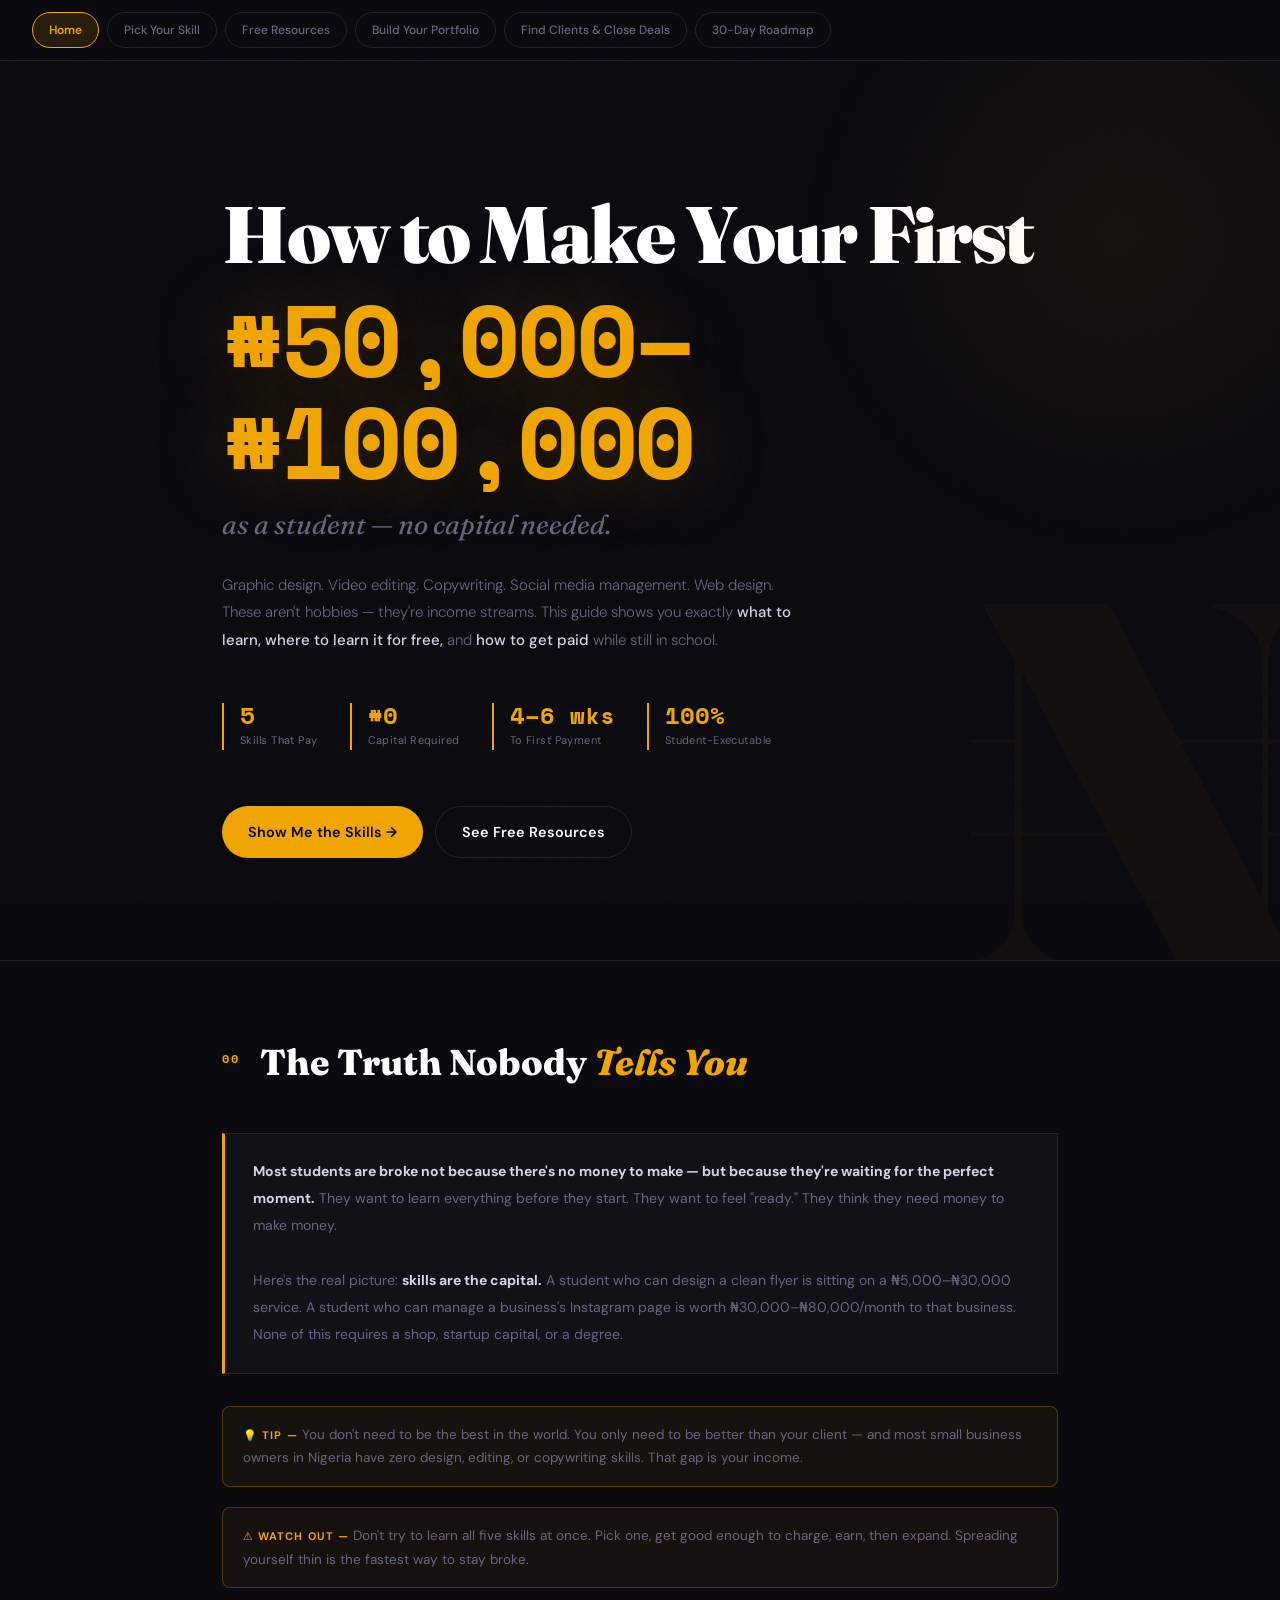
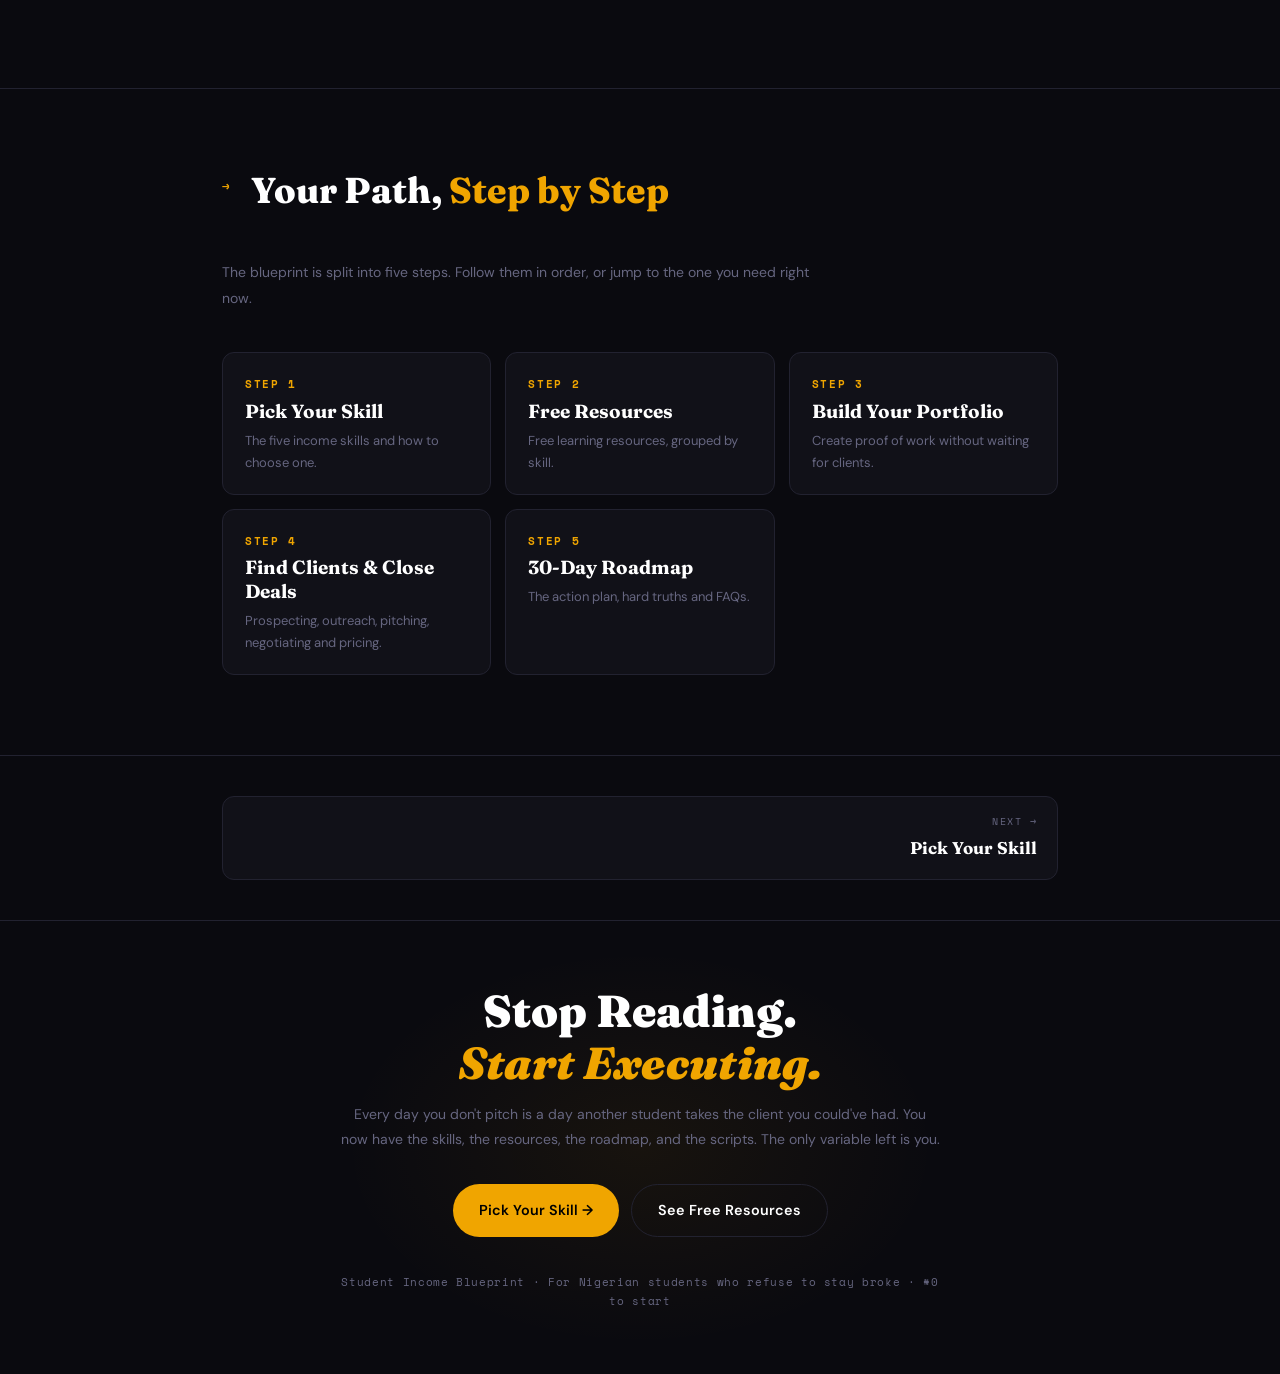
<file: index.html>
<!DOCTYPE html>
<html lang="en">
<head>
  <meta charset="UTF-8" />
  <meta name="viewport" content="width=device-width, initial-scale=1.0" />
  <meta name="description" content="A practical guide for Nigerian university students to earn ₦50,000–₦100,000 using digital skills. Free resources, tutorials, pricing, client scripts — no capital needed." />
  <title>How to Make Your First ₦50,000–₦100,000 as a Student</title>

  <link rel="preconnect" href="https://fonts.googleapis.com" />
  <link rel="preconnect" href="https://fonts.gstatic.com" crossorigin />
  <link href="https://fonts.googleapis.com/css2?family=Fraunces:ital,opsz,wght@0,9..144,400;0,9..144,600;0,9..144,700;0,9..144,900;1,9..144,400;1,9..144,700&family=DM+Sans:wght@300;400;500;600&family=Space+Mono:wght@400;700&display=swap" rel="stylesheet" />

  <link rel="stylesheet" href="styles.css" />
</head>
<body>

<a class="skip-link" href="#main">Skip to main content</a>
<div class="progress-bar" id="pb" role="progressbar" aria-label="Reading progress" aria-valuenow="0" aria-valuemin="0" aria-valuemax="100"></div>

<nav class="nav" id="stickyNav" aria-label="Main navigation">
  <a class="nav-pill" href="index.html" aria-current="page">Home</a>
  <a class="nav-pill" href="pick-your-skill.html">Pick Your Skill</a>
  <a class="nav-pill" href="free-resources.html">Free Resources</a>
  <a class="nav-pill" href="build-your-portfolio.html">Build Your Portfolio</a>
  <a class="nav-pill" href="find-clients.html">Find Clients &amp; Close Deals</a>
  <a class="nav-pill" href="roadmap.html">30-Day Roadmap</a>
</nav>

<!-- ── HERO ───────────────────────────────────────────────────── -->
<section id="hero" aria-labelledby="hero-h1">
  <div class="container">

    <h1 class="hero-h1" id="hero-h1">How to Make Your First</h1>
    <span class="hero-price" aria-label="50,000 to 100,000 Naira">₦50,000–₦100,000</span>
    <p class="hero-tagline">as a student — no capital needed.</p>

    <p class="hero-sub">
      Graphic design. Video editing. Copywriting. Social media management. Web design.
      These aren't hobbies — they're income streams. This guide shows you exactly
      <strong>what to learn, where to learn it for free,</strong> and <strong>how to get paid</strong> while still in school.
    </p>

    <div class="hero-stats" role="list" aria-label="Key numbers">
      <div class="stat" role="listitem">
        <div class="stat-num" aria-label="5 skills">5</div>
        <div class="stat-label">Skills That Pay</div>
      </div>
      <div class="stat" role="listitem">
        <div class="stat-num" aria-label="Zero Naira">₦0</div>
        <div class="stat-label">Capital Required</div>
      </div>
      <div class="stat" role="listitem">
        <div class="stat-num" aria-label="4 to 6 weeks">4–6 wks</div>
        <div class="stat-label">To First Payment</div>
      </div>
      <div class="stat" role="listitem">
        <div class="stat-num" aria-label="100 percent">100%</div>
        <div class="stat-label">Student-Executable</div>
      </div>
    </div>

    <div class="hero-btns">
      <a href="pick-your-skill.html" class="btn btn-primary">Show Me the Skills →</a>
      <a href="free-resources.html" class="btn btn-ghost">See Free Resources</a>
    </div>
  </div>
</section>

<main id="main">

<!-- ── 00: MINDSET ───────────────────────────────────────────── -->
<section class="section reveal" id="s0" aria-labelledby="h-s0">
  <div class="container">
    <div class="section-header">
      <div class="section-num">00</div>
      <h2 class="section-title" id="h-s0">The Truth Nobody <span class="i g">Tells You</span></h2>
    </div>

    <div class="intro-block">
      <strong>Most students are broke not because there's no money to make — but because they're waiting for the perfect moment.</strong> They want to learn everything before they start. They want to feel "ready." They think they need money to make money.<br><br>
      Here's the real picture: <strong>skills are the capital.</strong> A student who can design a clean flyer is sitting on a ₦5,000–₦30,000 service. A student who can manage a business's Instagram page is worth ₦30,000–₦80,000/month to that business. None of this requires a shop, startup capital, or a degree.
    </div>

    <div class="callout tip">
      You don't need to be the best in the world. You only need to be better than your client — and most small business owners in Nigeria have zero design, editing, or copywriting skills. That gap is your income.
    </div>

    <div class="callout warn">
      Don't try to learn all five skills at once. Pick one, get good enough to charge, earn, then expand. Spreading yourself thin is the fastest way to stay broke.
    </div>
  </div>
</section>

<section class="section reveal" id="journey" aria-labelledby="h-journey">
  <div class="container">
    <div class="section-header">
      <div class="section-num">→</div>
      <h2 class="section-title" id="h-journey">Your Path, <span class="g">Step by Step</span></h2>
    </div>
    <p class="section-sub">The blueprint is split into five steps. Follow them in order, or jump to the one you need right now.</p>
    <div class="journey-grid">
      <a class="journey-card" href="pick-your-skill.html"><div class="journey-step">STEP 1</div><div class="journey-name">Pick Your Skill</div><div class="journey-desc">The five income skills and how to choose one.</div></a>
      <a class="journey-card" href="free-resources.html"><div class="journey-step">STEP 2</div><div class="journey-name">Free Resources</div><div class="journey-desc">Free learning resources, grouped by skill.</div></a>
      <a class="journey-card" href="build-your-portfolio.html"><div class="journey-step">STEP 3</div><div class="journey-name">Build Your Portfolio</div><div class="journey-desc">Create proof of work without waiting for clients.</div></a>
      <a class="journey-card" href="find-clients.html"><div class="journey-step">STEP 4</div><div class="journey-name">Find Clients &amp; Close Deals</div><div class="journey-desc">Prospecting, outreach, pitching, negotiating and pricing.</div></a>
      <a class="journey-card" href="roadmap.html"><div class="journey-step">STEP 5</div><div class="journey-name">30-Day Roadmap</div><div class="journey-desc">The action plan, hard truths and FAQs.</div></a>
    </div>
  </div>
</section>


</main>

<div class="pager" aria-label="Page navigation">
  <a class="pager-next" href="pick-your-skill.html" rel="next"><span class="pager-dir">Next →</span><span class="pager-name">Pick Your Skill</span></a>
</div>

<footer>
  <div class="footer-inner">
    <div class="footer-title">Stop Reading.<br><em>Start Executing.</em></div>
    <p class="footer-sub">Every day you don't pitch is a day another student takes the client you could've had. You now have the skills, the resources, the roadmap, and the scripts. The only variable left is you.</p>
    <div style="display:flex; gap:12px; justify-content:center; flex-wrap:wrap;">
      <a href="pick-your-skill.html" class="btn btn-primary" aria-label="Go to Pick Your Skill page">Pick Your Skill →</a>
      <a href="free-resources.html" class="btn btn-ghost" aria-label="Go to Free Resources page">See Free Resources</a>
    </div>
    <p class="footer-note">Student Income Blueprint · For Nigerian students who refuse to stay broke · ₦0 to start</p>
  </div>
</footer>

<script src="main.js"></script>
</body>
</html>
</file>
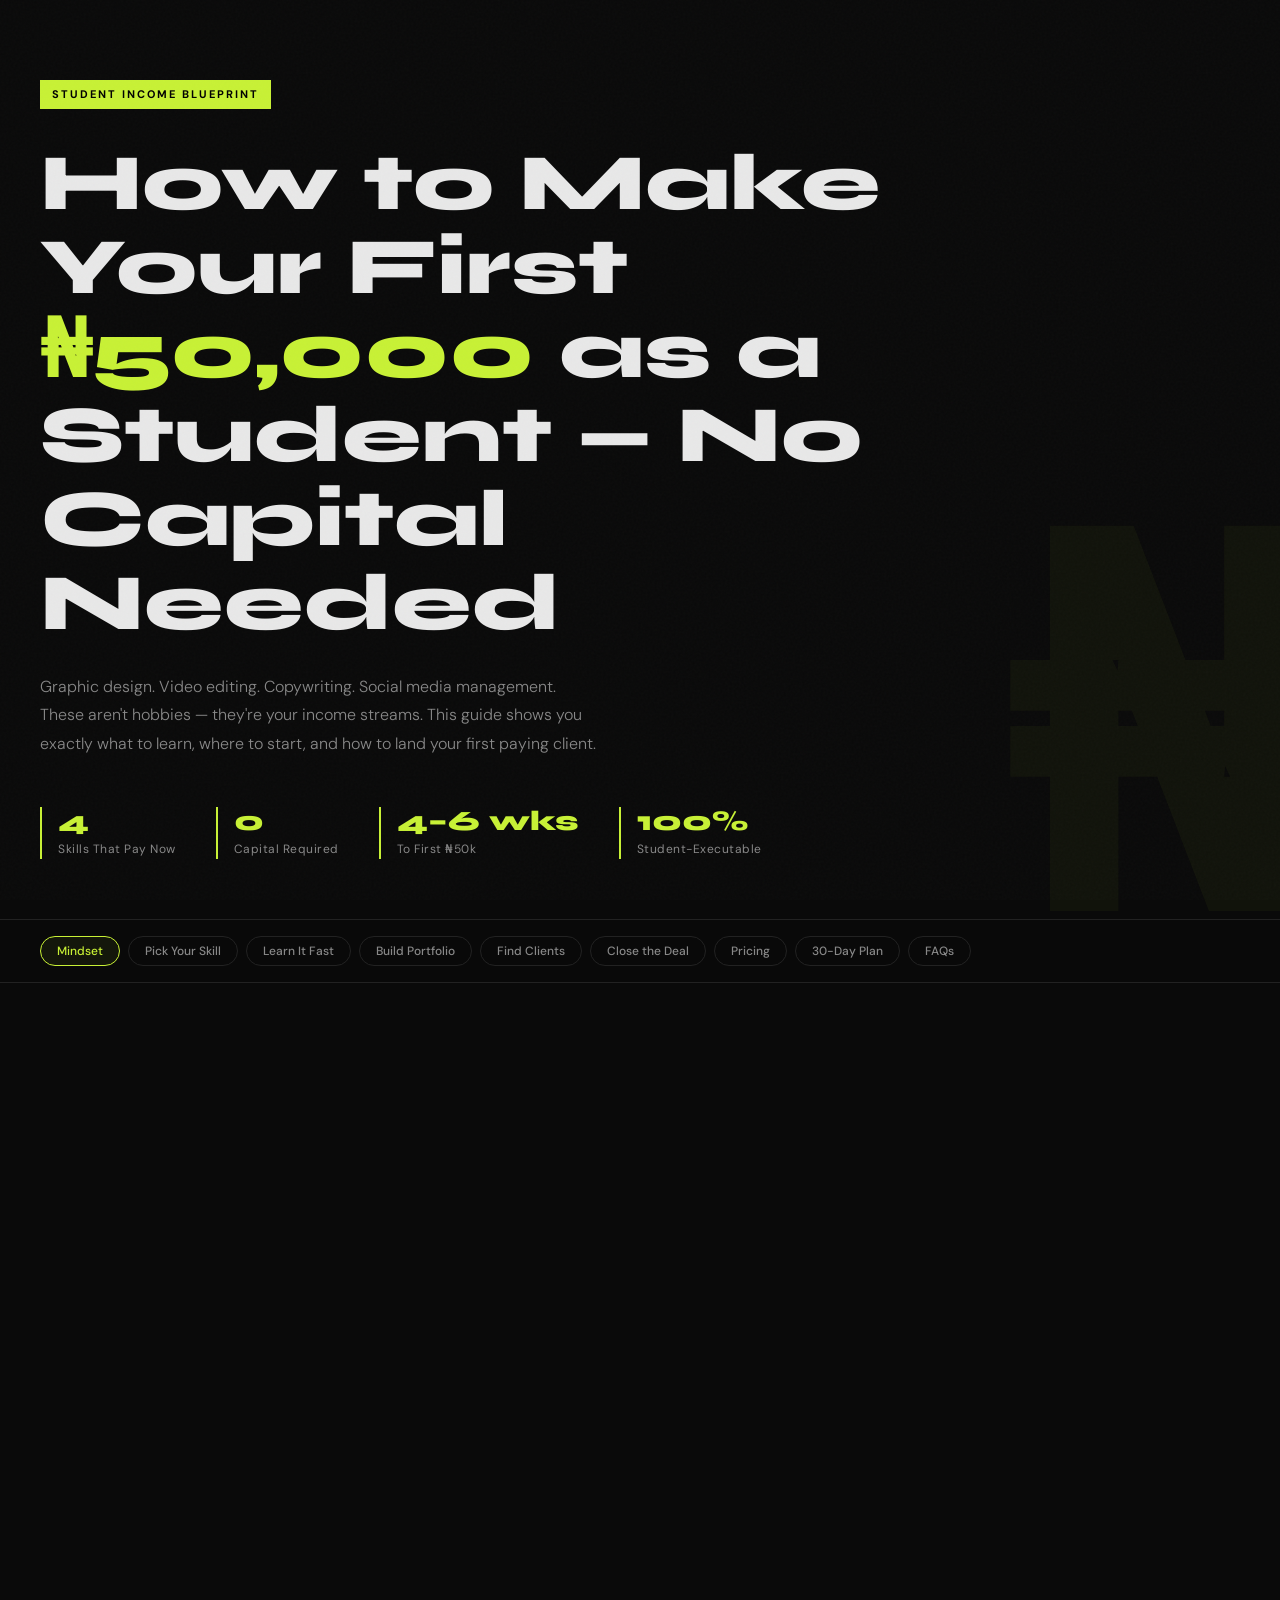
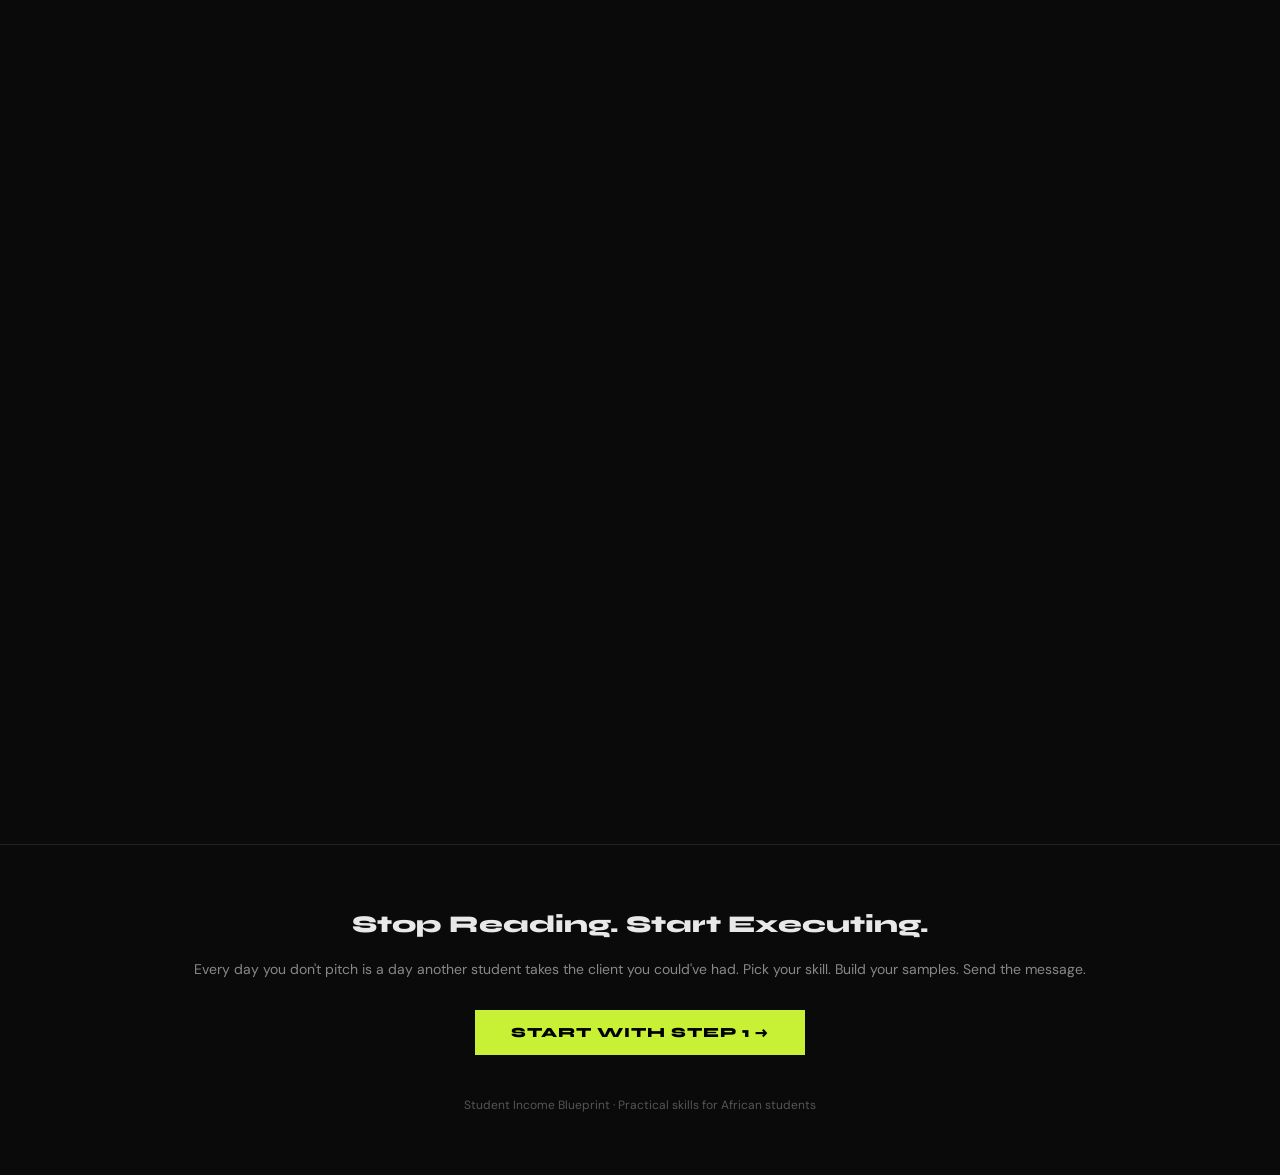
<file: Index.html>
<!DOCTYPE html>
<html lang="en">
<head>
<meta charset="UTF-8">
<meta name="viewport" content="width=device-width, initial-scale=1.0">
<title>How to Make Your First ₦50k as a Student</title>
<link href="https://fonts.googleapis.com/css2?family=Syne:wght@400;600;700;800&family=DM+Sans:ital,wght@0,300;0,400;0,500;1,300&display=swap" rel="stylesheet">
<style>
  :root {
    --bg: #0a0a0a;
    --surface: #111111;
    --surface2: #181818;
    --border: #222;
    --accent: #c8f135;
    --accent2: #f1c135;
    --accent3: #35f1a0;
    --muted: #555;
    --text: #e8e8e8;
    --text-dim: #888;
  }

  * { margin: 0; padding: 0; box-sizing: border-box; }

  body {
    background: var(--bg);
    color: var(--text);
    font-family: 'DM Sans', sans-serif;
    font-size: 15px;
    line-height: 1.7;
    overflow-x: hidden;
  }

  /* NOISE OVERLAY */
  body::before {
    content: '';
    position: fixed;
    inset: 0;
    background-image: url("data:image/svg+xml,%3Csvg viewBox='0 0 512 512' xmlns='http://www.w3.org/2000/svg'%3E%3Cfilter id='n'%3E%3CfeTurbulence type='fractalNoise' baseFrequency='0.75' numOctaves='4' stitchTiles='stitch'/%3E%3C/filter%3E%3Crect width='100%25' height='100%25' filter='url(%23n)' opacity='1'/%3E%3C/svg%3E");
    opacity: 0.025;
    pointer-events: none;
    z-index: 9999;
  }

  h1, h2, h3, h4 { font-family: 'Syne', sans-serif; }

  a { color: var(--accent); text-decoration: none; }
  a:hover { text-decoration: underline; }

  /* HERO */
  .hero {
    min-height: 100vh;
    display: flex;
    flex-direction: column;
    justify-content: center;
    padding: 80px 40px 60px;
    position: relative;
    border-bottom: 1px solid var(--border);
    overflow: hidden;
  }

  .hero::after {
    content: '₦';
    position: absolute;
    right: -40px;
    bottom: -80px;
    font-family: 'Syne', sans-serif;
    font-size: 500px;
    font-weight: 800;
    color: var(--accent);
    opacity: 0.04;
    pointer-events: none;
    line-height: 1;
  }

  .hero-tag {
    display: inline-block;
    background: var(--accent);
    color: #000;
    font-size: 11px;
    font-weight: 700;
    letter-spacing: 2px;
    text-transform: uppercase;
    padding: 5px 12px;
    margin-bottom: 32px;
    width: fit-content;
  }

  .hero h1 {
    font-size: clamp(36px, 7vw, 80px);
    font-weight: 800;
    line-height: 1.05;
    max-width: 900px;
    margin-bottom: 28px;
  }

  .hero h1 span {
    color: var(--accent);
  }

  .hero-sub {
    font-size: 16px;
    color: var(--text-dim);
    max-width: 560px;
    margin-bottom: 48px;
    font-weight: 300;
    line-height: 1.8;
  }

  .hero-stats {
    display: flex;
    gap: 40px;
    flex-wrap: wrap;
  }

  .stat {
    border-left: 2px solid var(--accent);
    padding-left: 16px;
  }

  .stat-num {
    font-family: 'Syne', sans-serif;
    font-size: 28px;
    font-weight: 800;
    color: var(--accent);
    line-height: 1;
  }

  .stat-label {
    font-size: 12px;
    color: var(--text-dim);
    letter-spacing: 0.5px;
    margin-top: 4px;
  }

  /* PROGRESS NAV */
  .progress-nav {
    position: sticky;
    top: 0;
    z-index: 100;
    background: rgba(10,10,10,0.95);
    backdrop-filter: blur(12px);
    border-bottom: 1px solid var(--border);
    padding: 16px 40px;
    display: flex;
    gap: 8px;
    overflow-x: auto;
    scrollbar-width: none;
  }

  .progress-nav::-webkit-scrollbar { display: none; }

  .nav-pill {
    flex-shrink: 0;
    padding: 6px 16px;
    border: 1px solid var(--border);
    border-radius: 999px;
    font-size: 12px;
    font-weight: 500;
    color: var(--text-dim);
    cursor: pointer;
    transition: all 0.2s;
    background: none;
    font-family: 'DM Sans', sans-serif;
  }

  .nav-pill:hover, .nav-pill.active {
    border-color: var(--accent);
    color: var(--accent);
    background: rgba(200,241,53,0.06);
  }

  /* MAIN LAYOUT */
  .container {
    max-width: 860px;
    margin: 0 auto;
    padding: 0 40px;
  }

  /* SECTION */
  .section {
    padding: 80px 0;
    border-bottom: 1px solid var(--border);
  }

  .section-header {
    display: flex;
    align-items: flex-start;
    gap: 20px;
    margin-bottom: 48px;
  }

  .section-num {
    font-family: 'Syne', sans-serif;
    font-size: 13px;
    font-weight: 700;
    color: var(--accent);
    letter-spacing: 2px;
    margin-top: 6px;
    flex-shrink: 0;
  }

  .section-title {
    font-size: clamp(22px, 4vw, 36px);
    font-weight: 800;
    line-height: 1.2;
  }

  .section-title span { color: var(--accent); }

  /* INTRO BLOCK */
  .intro-block {
    background: var(--surface);
    border: 1px solid var(--border);
    border-left: 3px solid var(--accent);
    padding: 28px 32px;
    margin-bottom: 40px;
    font-size: 15px;
    line-height: 1.9;
    color: var(--text-dim);
  }

  .intro-block strong { color: var(--text); }

  /* SKILL CARDS */
  .skill-grid {
    display: grid;
    grid-template-columns: 1fr 1fr;
    gap: 16px;
    margin-bottom: 40px;
  }

  @media (max-width: 600px) {
    .skill-grid { grid-template-columns: 1fr; }
    .hero { padding: 60px 24px 48px; }
    .container { padding: 0 24px; }
    .progress-nav { padding: 12px 24px; }
  }

  .skill-card {
    background: var(--surface);
    border: 1px solid var(--border);
    padding: 24px;
    cursor: pointer;
    transition: all 0.25s;
    position: relative;
    overflow: hidden;
  }

  .skill-card::before {
    content: '';
    position: absolute;
    inset: 0;
    background: linear-gradient(135deg, rgba(200,241,53,0.05) 0%, transparent 60%);
    opacity: 0;
    transition: opacity 0.3s;
  }

  .skill-card:hover { border-color: var(--accent); transform: translateY(-2px); }
  .skill-card:hover::before { opacity: 1; }

  .skill-icon {
    font-size: 28px;
    margin-bottom: 12px;
  }

  .skill-name {
    font-family: 'Syne', sans-serif;
    font-size: 16px;
    font-weight: 700;
    margin-bottom: 6px;
  }

  .skill-desc {
    font-size: 13px;
    color: var(--text-dim);
    line-height: 1.6;
  }

  .skill-earn {
    margin-top: 12px;
    display: inline-block;
    background: rgba(200,241,53,0.1);
    color: var(--accent);
    font-size: 11px;
    font-weight: 700;
    padding: 3px 10px;
    letter-spacing: 0.5px;
  }

  /* STEP BLOCKS */
  .steps { display: flex; flex-direction: column; gap: 0; }

  .step {
    display: flex;
    gap: 24px;
    padding: 32px 0;
    border-bottom: 1px solid var(--border);
  }

  .step:last-child { border-bottom: none; }

  .step-left {
    display: flex;
    flex-direction: column;
    align-items: center;
    gap: 0;
    flex-shrink: 0;
    width: 40px;
  }

  .step-dot {
    width: 36px;
    height: 36px;
    border-radius: 50%;
    background: var(--accent);
    color: #000;
    font-family: 'Syne', sans-serif;
    font-weight: 800;
    font-size: 14px;
    display: flex;
    align-items: center;
    justify-content: center;
    flex-shrink: 0;
  }

  .step-line {
    width: 1px;
    flex: 1;
    background: var(--border);
    margin-top: 8px;
    min-height: 40px;
  }

  .step-content { flex: 1; }

  .step-title {
    font-family: 'Syne', sans-serif;
    font-size: 18px;
    font-weight: 700;
    margin-bottom: 10px;
    line-height: 1.3;
  }

  .step-body {
    color: var(--text-dim);
    font-size: 14px;
    line-height: 1.85;
    margin-bottom: 16px;
  }

  /* CALLOUT BOXES */
  .callout {
    border: 1px solid;
    padding: 18px 22px;
    margin: 20px 0;
    font-size: 14px;
    line-height: 1.7;
  }

  .callout.tip {
    border-color: rgba(200,241,53,0.3);
    background: rgba(200,241,53,0.04);
    color: var(--text-dim);
  }

  .callout.tip::before {
    content: '💡 TIP — ';
    color: var(--accent);
    font-weight: 700;
    font-size: 12px;
    letter-spacing: 1px;
  }

  .callout.warn {
    border-color: rgba(241,193,53,0.3);
    background: rgba(241,193,53,0.04);
    color: var(--text-dim);
  }

  .callout.warn::before {
    content: '⚠️ WATCH OUT — ';
    color: var(--accent2);
    font-weight: 700;
    font-size: 12px;
    letter-spacing: 1px;
  }

  .callout.action {
    border-color: rgba(53,241,160,0.3);
    background: rgba(53,241,160,0.04);
    color: var(--text-dim);
  }

  .callout.action::before {
    content: '✅ DO THIS NOW — ';
    color: var(--accent3);
    font-weight: 700;
    font-size: 12px;
    letter-spacing: 1px;
  }

  /* RESOURCE TABLE */
  .resources {
    width: 100%;
    border-collapse: collapse;
    margin: 20px 0;
    font-size: 13px;
  }

  .resources th {
    text-align: left;
    font-family: 'Syne', sans-serif;
    font-size: 11px;
    font-weight: 700;
    letter-spacing: 1.5px;
    text-transform: uppercase;
    color: var(--text-dim);
    padding: 10px 14px;
    border-bottom: 1px solid var(--border);
  }

  .resources td {
    padding: 12px 14px;
    border-bottom: 1px solid rgba(255,255,255,0.04);
    color: var(--text-dim);
    vertical-align: top;
  }

  .resources tr:hover td { background: rgba(255,255,255,0.02); }

  .resources td:first-child { color: var(--text); font-weight: 500; }

  .tag {
    display: inline-block;
    padding: 2px 8px;
    font-size: 10px;
    font-weight: 700;
    letter-spacing: 0.5px;
    border-radius: 2px;
  }

  .tag.free { background: rgba(53,241,160,0.15); color: var(--accent3); }
  .tag.paid { background: rgba(241,193,53,0.15); color: var(--accent2); }
  .tag.youtube { background: rgba(255,80,80,0.15); color: #ff8080; }

  /* TIMELINE */
  .timeline {
    position: relative;
    padding-left: 32px;
    border-left: 2px solid var(--border);
    margin: 28px 0;
  }

  .tl-item {
    position: relative;
    margin-bottom: 32px;
  }

  .tl-item::before {
    content: '';
    position: absolute;
    left: -38px;
    top: 6px;
    width: 10px;
    height: 10px;
    border-radius: 50%;
    background: var(--accent);
    border: 2px solid var(--bg);
  }

  .tl-week {
    font-family: 'Syne', sans-serif;
    font-size: 12px;
    font-weight: 700;
    color: var(--accent);
    letter-spacing: 1px;
    text-transform: uppercase;
    margin-bottom: 6px;
  }

  .tl-title {
    font-family: 'Syne', sans-serif;
    font-size: 16px;
    font-weight: 700;
    margin-bottom: 6px;
  }

  .tl-body {
    font-size: 13.5px;
    color: var(--text-dim);
    line-height: 1.75;
  }

  /* Q&A */
  .qa-section {
    margin: 32px 0;
  }

  .qa-item {
    border: 1px solid var(--border);
    margin-bottom: 12px;
    overflow: hidden;
    transition: border-color 0.2s;
  }

  .qa-item.open {
    border-color: rgba(200,241,53,0.25);
  }

  .qa-q {
    padding: 18px 22px;
    cursor: pointer;
    display: flex;
    justify-content: space-between;
    align-items: center;
    gap: 16px;
    font-weight: 500;
    font-size: 14px;
    background: var(--surface);
    transition: background 0.2s;
    user-select: none;
  }

  .qa-q:hover { background: var(--surface2); }

  .qa-icon {
    flex-shrink: 0;
    width: 22px;
    height: 22px;
    border-radius: 50%;
    border: 1px solid var(--border);
    display: flex;
    align-items: center;
    justify-content: center;
    font-size: 14px;
    transition: all 0.3s;
    color: var(--accent);
  }

  .qa-item.open .qa-icon {
    background: var(--accent);
    color: #000;
    border-color: var(--accent);
    transform: rotate(45deg);
  }

  .qa-a {
    display: none;
    padding: 0 22px 20px;
    font-size: 13.5px;
    color: var(--text-dim);
    line-height: 1.85;
    background: var(--surface);
    border-top: 1px solid var(--border);
    padding-top: 18px;
  }

  .qa-item.open .qa-a { display: block; }

  .qa-a strong { color: var(--text); }

  /* SCRIPT TEMPLATE */
  .script-box {
    background: var(--surface2);
    border: 1px solid var(--border);
    border-left: 3px solid var(--accent3);
    padding: 24px 28px;
    margin: 20px 0;
    font-size: 14px;
    line-height: 1.9;
    color: var(--text-dim);
    font-style: italic;
    position: relative;
  }

  .script-box::before {
    content: 'SCRIPT TEMPLATE';
    position: absolute;
    top: -10px;
    left: 16px;
    background: var(--accent3);
    color: #000;
    font-size: 10px;
    font-weight: 800;
    padding: 2px 10px;
    letter-spacing: 1.5px;
    font-style: normal;
  }

  .script-box em { color: var(--accent); font-style: normal; font-weight: 600; }

  /* PRICING TABLE */
  .price-grid {
    display: grid;
    grid-template-columns: repeat(3, 1fr);
    gap: 12px;
    margin: 24px 0;
  }

  @media (max-width: 600px) { .price-grid { grid-template-columns: 1fr; } }

  .price-card {
    background: var(--surface);
    border: 1px solid var(--border);
    padding: 20px;
    text-align: center;
  }

  .price-label {
    font-size: 11px;
    font-weight: 700;
    letter-spacing: 2px;
    text-transform: uppercase;
    color: var(--text-dim);
    margin-bottom: 8px;
  }

  .price-amount {
    font-family: 'Syne', sans-serif;
    font-size: 26px;
    font-weight: 800;
    color: var(--accent);
    line-height: 1;
    margin-bottom: 4px;
  }

  .price-note {
    font-size: 12px;
    color: var(--muted);
  }

  /* MILESTONE */
  .milestone {
    background: linear-gradient(135deg, rgba(200,241,53,0.08) 0%, rgba(200,241,53,0.02) 100%);
    border: 1px solid rgba(200,241,53,0.2);
    padding: 32px;
    margin: 32px 0;
    text-align: center;
  }

  .milestone-label {
    font-size: 11px;
    font-weight: 700;
    letter-spacing: 3px;
    text-transform: uppercase;
    color: var(--accent);
    margin-bottom: 12px;
  }

  .milestone-num {
    font-family: 'Syne', sans-serif;
    font-size: 56px;
    font-weight: 800;
    color: var(--accent);
    line-height: 1;
    margin-bottom: 8px;
  }

  .milestone-desc {
    font-size: 14px;
    color: var(--text-dim);
  }

  /* CHECKLIST */
  .checklist {
    list-style: none;
    display: flex;
    flex-direction: column;
    gap: 10px;
    margin: 20px 0;
  }

  .checklist li {
    display: flex;
    align-items: flex-start;
    gap: 12px;
    font-size: 14px;
    color: var(--text-dim);
    line-height: 1.6;
  }

  .checklist li::before {
    content: '→';
    color: var(--accent);
    font-weight: 700;
    flex-shrink: 0;
    margin-top: 1px;
  }

  /* FOOTER */
  .footer {
    padding: 60px 40px;
    text-align: center;
    border-top: 1px solid var(--border);
  }

  .footer-title {
    font-family: 'Syne', sans-serif;
    font-size: 24px;
    font-weight: 800;
    margin-bottom: 12px;
  }

  .footer-sub {
    font-size: 14px;
    color: var(--text-dim);
    margin-bottom: 28px;
  }

  .cta-btn {
    display: inline-block;
    background: var(--accent);
    color: #000;
    font-family: 'Syne', sans-serif;
    font-weight: 800;
    font-size: 14px;
    letter-spacing: 1px;
    padding: 14px 36px;
    text-transform: uppercase;
    cursor: pointer;
    border: none;
    transition: opacity 0.2s;
  }

  .cta-btn:hover { opacity: 0.88; }

  /* ANIMATIONS */
  @keyframes fadeUp {
    from { opacity: 0; transform: translateY(20px); }
    to { opacity: 1; transform: translateY(0); }
  }

  .hero-tag, .hero h1, .hero-sub, .hero-stats {
    animation: fadeUp 0.6s ease both;
  }

  .hero h1 { animation-delay: 0.1s; }
  .hero-sub { animation-delay: 0.2s; }
  .hero-stats { animation-delay: 0.3s; }

  /* Intersection observer targets */
  .reveal {
    opacity: 0;
    transform: translateY(24px);
    transition: opacity 0.5s ease, transform 0.5s ease;
  }

  .reveal.visible {
    opacity: 1;
    transform: translateY(0);
  }

  /* divider */
  .divider {
    width: 48px;
    height: 2px;
    background: var(--accent);
    margin: 20px 0;
  }

  .inline-highlight {
    background: rgba(200,241,53,0.12);
    color: var(--accent);
    padding: 1px 6px;
    font-weight: 600;
  }
</style>
</head>
<body>

<!-- HERO -->
<section class="hero" id="top">
  <div class="hero-tag">Student Income Blueprint</div>
  <h1>How to Make Your First <span>₦50,000</span> as a Student — No Capital Needed</h1>
  <p class="hero-sub">Graphic design. Video editing. Copywriting. Social media management. These aren't hobbies — they're your income streams. This guide shows you exactly what to learn, where to start, and how to land your first paying client.</p>
  <div class="hero-stats">
    <div class="stat">
      <div class="stat-num">4</div>
      <div class="stat-label">Skills That Pay Now</div>
    </div>
    <div class="stat">
      <div class="stat-num">0</div>
      <div class="stat-label">Capital Required</div>
    </div>
    <div class="stat">
      <div class="stat-num">4–6 wks</div>
      <div class="stat-label">To First ₦50k</div>
    </div>
    <div class="stat">
      <div class="stat-num">100%</div>
      <div class="stat-label">Student-Executable</div>
    </div>
  </div>
</section>

<!-- NAV -->
<nav class="progress-nav" id="progressNav">
  <button class="nav-pill active" onclick="scrollTo('s0')">Mindset</button>
  <button class="nav-pill" onclick="scrollTo('s1')">Pick Your Skill</button>
  <button class="nav-pill" onclick="scrollTo('s2')">Learn It Fast</button>
  <button class="nav-pill" onclick="scrollTo('s3')">Build Portfolio</button>
  <button class="nav-pill" onclick="scrollTo('s4')">Find Clients</button>
  <button class="nav-pill" onclick="scrollTo('s5')">Close the Deal</button>
  <button class="nav-pill" onclick="scrollTo('s6')">Pricing</button>
  <button class="nav-pill" onclick="scrollTo('s7')">30-Day Plan</button>
  <button class="nav-pill" onclick="scrollTo('s8')">FAQs</button>
</nav>

<main class="container">

<!-- SECTION 0: MINDSET -->
<section class="section reveal" id="s0">
  <div class="section-header">
    <div class="section-num">00</div>
    <h2 class="section-title">The Truth Nobody Tells You</h2>
  </div>

  <div class="intro-block">
    <strong>Most students are broke not because there's no money to make — but because they're waiting for the perfect moment.</strong> They want to learn everything before they start. They want to feel "ready." They think they need money to make money.<br><br>
    Here's the real picture: <strong>skills are the capital.</strong> A student who can design a clean flyer is sitting on a ₦5,000–₦30,000 service. A student who can manage a business's Instagram page is worth ₦30,000–₦80,000/month to that business. None of this requires a shop, startup capital, or a degree.
  </div>

  <div class="callout tip">
    You don't need to be the best in the world. You only need to be better than your client — and most small business owners in Nigeria have zero design, editing, or copywriting skills. That gap is your income.
  </div>

  <div class="callout warn">
    Don't try to learn all four skills at once. Pick one, get good enough to charge, earn, then expand. Spreading yourself thin is the fastest way to stay broke.
  </div>
</section>

<!-- SECTION 1: PICK YOUR SKILL -->
<section class="section reveal" id="s1">
  <div class="section-header">
    <div class="section-num">01</div>
    <h2 class="section-title">Pick <span>Your</span> Skill</h2>
  </div>

  <p style="color:var(--text-dim); margin-bottom:28px; font-size:14px;">Each skill has different entry barriers and earning timelines. Read them carefully and pick the one that matches your current ability, phone/laptop access, and personality.</p>

  <div class="skill-grid">
    <div class="skill-card">
      <div class="skill-icon">🎨</div>
      <div class="skill-name">Graphic Design</div>
      <div class="skill-desc">Flyers, logos, social media graphics, posters, business cards. High demand from small businesses, churches, events, student unions.</div>
      <div class="skill-earn">₦5k–₦50k per job</div>
    </div>
    <div class="skill-card">
      <div class="skill-icon">🎬</div>
      <div class="skill-name">Video Editing</div>
      <div class="skill-desc">Edit raw footage, add music, subtitles, transitions. Businesses making reels, content creators, events/ceremonies.</div>
      <div class="skill-earn">₦10k–₦80k per video</div>
    </div>
    <div class="skill-card">
      <div class="skill-icon">✍️</div>
      <div class="skill-name">Copywriting</div>
      <div class="skill-desc">Write captions, ads, product descriptions, email newsletters that actually make people buy. Pure skill, no tools needed beyond a phone.</div>
      <div class="skill-earn">₦5k–₦60k per project</div>
    </div>
    <div class="skill-card">
      <div class="skill-icon">📱</div>
      <div class="skill-name">Social Media Management</div>
      <div class="skill-desc">Run a business's Instagram, Facebook, or TikTok page. Create content, post consistently, engage followers. Monthly retainer model.</div>
      <div class="skill-earn">₦20k–₦80k/month</div>
    </div>
  </div>

  <div class="callout action">
    Ask yourself: Do I have a laptop? → Design or Video Editing. Only a phone? → Copywriting or Social Media. Do I like writing? → Copywriting. Hate writing? → Design. Pick and commit.
  </div>

  <div class="qa-section">
    <div class="qa-item">
      <div class="qa-q" onclick="toggleQA(this)">
        ❓ Which skill makes money the fastest?
        <span class="qa-icon">+</span>
      </div>
      <div class="qa-a">
        <strong>Graphic Design</strong> has the fastest client-to-cash pipeline because demand is everywhere — churches, student groups, small shops, event organizers. With 2 weeks of practice, you can charge for flyers. Copywriting is close second because you can pitch immediately once you can write a converting caption. Social media management takes longer because you need to show a track record before businesses trust you with their pages.
      </div>
    </div>
    <div class="qa-item">
      <div class="qa-q" onclick="toggleQA(this)">
        ❓ What if I have zero experience in any of these?
        <span class="qa-icon">+</span>
      </div>
      <div class="qa-a">
        Perfect. Everyone starts at zero. The resources in Section 02 are specifically for beginners. You don't need any prior knowledge — just 1–2 hours daily. <strong>Graphic Design via Canva</strong> has the gentlest learning curve if you're truly starting from nothing. You can be producing decent work in under a week.
      </div>
    </div>
  </div>
</section>

<!-- SECTION 2: LEARN IT FAST -->
<section class="section reveal" id="s2">
  <div class="section-header">
    <div class="section-num">02</div>
    <h2 class="section-title">Learn It <span>Fast</span></h2>
  </div>

  <div class="intro-block">
    You don't need months of studying. You need <strong>focused, project-based practice.</strong> The rule: learn a concept → immediately apply it to a fake or real project → repeat. Stop watching tutorials without practicing alongside them.
  </div>

  <h3 style="font-family:'Syne',sans-serif; margin-bottom:20px; font-size:18px;">🎨 Graphic Design Resources</h3>
  <table class="resources">
    <tr><th>Resource</th><th>Platform</th><th>Type</th><th>What You Learn</th></tr>
    <tr>
      <td>Canva Design School</td>
      <td>canva.com/learn</td>
      <td><span class="tag free">FREE</span></td>
      <td>Full beginner curriculum inside Canva — layouts, color, typography</td>
    </tr>
    <tr>
      <td>Gareth David Studio</td>
      <td>YouTube</td>
      <td><span class="tag youtube">YouTube</span></td>
      <td>Canva & Photoshop tutorials, very beginner-friendly</td>
    </tr>
    <tr>
      <td>Piximperfect</td>
      <td>YouTube</td>
      <td><span class="tag youtube">YouTube</span></td>
      <td>Photoshop from scratch — clean explanations</td>
    </tr>
    <tr>
      <td>Looka / Adobe Express</td>
      <td>Web</td>
      <td><span class="tag free">FREE</span></td>
      <td>AI-assisted logo drafts to study and remix</td>
    </tr>
  </table>

  <h3 style="font-family:'Syne',sans-serif; margin: 28px 0 20px; font-size:18px;">🎬 Video Editing Resources</h3>
  <table class="resources">
    <tr><th>Resource</th><th>Platform</th><th>Type</th><th>What You Learn</th></tr>
    <tr>
      <td>CapCut (Mobile)</td>
      <td>App</td>
      <td><span class="tag free">FREE</span></td>
      <td>Reels, short-form editing, templates — best free mobile editor</td>
    </tr>
    <tr>
      <td>VN Video Editor</td>
      <td>App</td>
      <td><span class="tag free">FREE</span></td>
      <td>More control than CapCut, great for YouTube-style edits</td>
    </tr>
    <tr>
      <td>DaVinci Resolve (PC)</td>
      <td>Software</td>
      <td><span class="tag free">FREE</span></td>
      <td>Industry-grade editing — worth learning if you have a decent laptop</td>
    </tr>
    <tr>
      <td>Casey Faris (YouTube)</td>
      <td>YouTube</td>
      <td><span class="tag youtube">YouTube</span></td>
      <td>DaVinci Resolve beginner series</td>
    </tr>
    <tr>
      <td>Justin Odisho (YouTube)</td>
      <td>YouTube</td>
      <td><span class="tag youtube">YouTube</span></td>
      <td>Premiere Pro tips, transitions, color grading</td>
    </tr>
  </table>

  <h3 style="font-family:'Syne',sans-serif; margin: 28px 0 20px; font-size:18px;">✍️ Copywriting Resources</h3>
  <table class="resources">
    <tr><th>Resource</th><th>Platform</th><th>Type</th><th>What You Learn</th></tr>
    <tr>
      <td>The Boron Letters</td>
      <td>Free PDF (search online)</td>
      <td><span class="tag free">FREE</span></td>
      <td>Classic copywriting letters — foundational thinking</td>
    </tr>
    <tr>
      <td>Alex Cattoni (YouTube)</td>
      <td>YouTube</td>
      <td><span class="tag youtube">YouTube</span></td>
      <td>Modern copywriting — captions, email, sales pages</td>
    </tr>
    <tr>
      <td>Copyhackers Blog</td>
      <td>copyhackers.com</td>
      <td><span class="tag free">FREE</span></td>
      <td>Deep articles on conversion copy — read 1 article/day</td>
    </tr>
    <tr>
      <td>Nnamdi Azodo (Twitter/X)</td>
      <td>Twitter/X</td>
      <td><span class="tag free">FREE</span></td>
      <td>Nigerian copywriter — context-relevant examples and threads</td>
    </tr>
  </table>

  <h3 style="font-family:'Syne',sans-serif; margin: 28px 0 20px; font-size:18px;">📱 Social Media Management Resources</h3>
  <table class="resources">
    <tr><th>Resource</th><th>Platform</th><th>Type</th><th>What You Learn</th></tr>
    <tr>
      <td>HubSpot Social Media Course</td>
      <td>academy.hubspot.com</td>
      <td><span class="tag free">FREE</span></td>
      <td>Full SMM course with certificate — strategy, scheduling, analytics</td>
    </tr>
    <tr>
      <td>Latasha James (YouTube)</td>
      <td>YouTube</td>
      <td><span class="tag youtube">YouTube</span></td>
      <td>Freelance social media management — real-world workflow</td>
    </tr>
    <tr>
      <td>Buffer Blog</td>
      <td>buffer.com/resources</td>
      <td><span class="tag free">FREE</span></td>
      <td>Posting strategy, content calendar templates</td>
    </tr>
  </table>

  <div class="callout tip">
    Don't download 10 courses and watch none. Pick ONE resource per skill. Go all the way through it. Apply every concept as you go. You'll learn more in 2 weeks of focused practice than 2 months of passive watching.
  </div>
</section>

<!-- SECTION 3: BUILD PORTFOLIO -->
<section class="section reveal" id="s3">
  <div class="section-header">
    <div class="section-num">03</div>
    <h2 class="section-title">Build a <span>Portfolio</span> Without Waiting for Clients</h2>
  </div>

  <div class="intro-block">
    The most common student mistake: <strong>"I'll build a portfolio after I get clients."</strong> That's backwards. Clients want proof first. Here's how to build a convincing portfolio from scratch — before you've had a single paying job.
  </div>

  <div class="steps">
    <div class="step">
      <div class="step-left">
        <div class="step-dot">1</div>
        <div class="step-line"></div>
      </div>
      <div class="step-content">
        <div class="step-title">Create Fictional Briefs</div>
        <div class="step-body">
          Invent clients. Design a flyer for a fictional restaurant called "Abuja Kitchen." Edit a promo video for a made-up fashion brand. Write a caption campaign for a fake skincare business. The work is real — the client isn't. No one will know, and no one asks.
        </div>
        <div class="callout action">
          Design 3 flyers for 3 fictional businesses. Different industries — food, fashion, tech. Show range.
        </div>
      </div>
    </div>

    <div class="step">
      <div class="step-left">
        <div class="step-dot">2</div>
        <div class="step-line"></div>
      </div>
      <div class="step-content">
        <div class="step-title">Redo Real Businesses' Work (Better)</div>
        <div class="step-body">
          Find a local business with a bad flyer, ugly Instagram page, or weak caption. Redesign it. Don't ask permission — this is just for your portfolio. Screenshot their original, show your redesign. "Before/After" posts are extremely compelling to clients.
        </div>
      </div>
    </div>

    <div class="step">
      <div class="step-left">
        <div class="step-dot">3</div>
        <div class="step-line"></div>
      </div>
      <div class="step-content">
        <div class="step-title">Do 1–2 Free Jobs Strategically</div>
        <div class="step-body">
          Not free for everyone — free for <em>one person</em> who can give you a testimonial and referrals. A student union executive, a church media team, a campus vendor. Do excellent work. Get written feedback. That testimonial is worth more than the ₦5k you didn't charge.
        </div>
        <div class="callout warn">
          Don't do free work for strangers online. Do it for people you know personally who can vouch for you publicly.
        </div>
      </div>
    </div>

    <div class="step">
      <div class="step-left">
        <div class="step-dot">4</div>
        <div class="step-line"></div>
      </div>
      <div class="step-content">
        <div class="step-title">Present Your Portfolio Professionally</div>
        <div class="step-body">
          You don't need a website. A clean <strong>Google Drive folder</strong> with well-named files works. A <strong>PDF portfolio document</strong> with your name, what you do, and 5–8 samples works even better. For social media managers, your own page IS your portfolio.
        </div>
        <ul class="checklist">
          <li>Portfolio folder: organized, well-named files (not "final_final_2.psd")</li>
          <li>At least 5 pieces of work across different formats/styles</li>
          <li>One "before and after" redesign if possible</li>
          <li>One real testimonial, even from a free client</li>
          <li>Your contact info on every portfolio page</li>
        </ul>
      </div>
    </div>
  </div>

  <div class="qa-section">
    <div class="qa-item">
      <div class="qa-q" onclick="toggleQA(this)">
        ❓ Can I use work I made following a tutorial as portfolio samples?
        <span class="qa-icon">+</span>
      </div>
      <div class="qa-a">
        <strong>Only if you modified it significantly.</strong> If you followed a tutorial exactly, it's not yours. But if you took the concept, changed the colors/text/layout, applied it to a different industry — now it shows your judgment, not just your ability to copy steps. Show your thinking, not just the output.
      </div>
    </div>
    <div class="qa-item">
      <div class="qa-q" onclick="toggleQA(this)">
        ❓ How many portfolio pieces is enough to start pitching?
        <span class="qa-icon">+</span>
      </div>
      <div class="qa-a">
        <strong>5 solid pieces beats 20 mediocre ones.</strong> Quality signals taste. Quantity signals desperation. Once you have 5 strong, varied samples, start pitching. You can keep building while you work.
      </div>
    </div>
  </div>
</section>

<!-- SECTION 4: FIND CLIENTS -->
<section class="section reveal" id="s4">
  <div class="section-header">
    <div class="section-num">04</div>
    <h2 class="section-title">Find <span>Clients</span> as a Student</h2>
  </div>

  <div class="intro-block">
    Your first clients are not on Fiverr. They're not on LinkedIn. They're <strong>people who already know you, or people one conversation away.</strong> Start close, expand outward.
  </div>

  <div class="steps">
    <div class="step">
      <div class="step-left">
        <div class="step-dot">1</div>
        <div class="step-line"></div>
      </div>
      <div class="step-content">
        <div class="step-title">Your Warm Network First</div>
        <div class="step-body">
          Family businesses, parents' friends' shops, your department's student union, campus clubs and associations. These people already trust you. Pitch them directly — in person or via WhatsApp. One warm connection is worth 100 cold messages.
        </div>
        <div class="callout action">
          List 10 people in your phone contacts who own or work in a business. WhatsApp every single one this week.
        </div>
      </div>
    </div>

    <div class="step">
      <div class="step-left">
        <div class="step-dot">2</div>
        <div class="step-line"></div>
      </div>
      <div class="step-content">
        <div class="step-title">Campus Businesses</div>
        <div class="step-body">
          Every school has food vendors, printing shops, phone accessory sellers, tailors, and salon owners near campus. Most of them have zero online presence or terrible branding. Walk in. Show them a sample you made specifically for their type of business. Close on the spot.
        </div>
      </div>
    </div>

    <div class="step">
      <div class="step-left">
        <div class="step-dot">3</div>
        <div class="step-line"></div>
      </div>
      <div class="step-content">
        <div class="step-title">Local Businesses via Instagram DM</div>
        <div class="step-body">
          Search Instagram for businesses in your city. Look at their page. If their content is poor — no regular posting, low engagement, blurry graphics — that's your opening. Send a specific, compliment-free, value-first DM.
        </div>
        <div class="script-box">
          Hi [Name], I was on your page and noticed your last post was [X weeks] ago. I help businesses like yours stay active on Instagram so you keep showing up for new customers. I've attached a quick sample I made for a business in your industry. Would you be open to a quick chat this week?
          <br><br>
          — <em>[Your Name]</em>
        </div>
      </div>
    </div>

    <div class="step">
      <div class="step-left">
        <div class="step-dot">4</div>
        <div class="step-line"></div>
      </div>
      <div class="step-content">
        <div class="step-title">WhatsApp Status + Word of Mouth</div>
        <div class="step-body">
          Post your work on your WhatsApp status regularly. Designs, before/afters, snippets. Let your network know what you do. When someone needs a designer or editor, you want to be the first name they think of. One referral from a satisfied client can chain into 3–5 more.
        </div>
        <div class="callout tip">
          Post on WhatsApp status 3–4x per week minimum. Show work in progress, finished pieces, and client results (with permission). Consistency = top of mind.
        </div>
      </div>
    </div>
  </div>

  <div class="qa-section">
    <div class="qa-item">
      <div class="qa-q" onclick="toggleQA(this)">
        ❓ Should I use Fiverr or Upwork?
        <span class="qa-icon">+</span>
      </div>
      <div class="qa-a">
        Not as your first strategy. Fiverr is extremely competitive and new accounts get buried with no reviews. You'll waste weeks with zero orders. Your first 3–5 clients should come from direct outreach — people you reach personally. Once you have testimonials and samples, then you can use Fiverr or Upwork as an additional channel. <strong>Start with the path of least resistance.</strong>
      </div>
    </div>
    <div class="qa-item">
      <div class="qa-q" onclick="toggleQA(this)">
        ❓ What if nobody responds to my DMs?
        <span class="qa-icon">+</span>
      </div>
      <div class="qa-a">
        Then your message isn't good enough yet, or you're not sending enough. Most people need to send 30–50 DMs to get 3–5 responses. Tweak your message every 10 sends. Make it shorter. Lead with a specific observation about their page. Attach a relevant sample. And never chase — if they don't reply in 3 days, follow up once with: <em>"Circling back in case this got buried 👋"</em> — then move on.
      </div>
    </div>
    <div class="qa-item">
      <div class="qa-q" onclick="toggleQA(this)">
        ❓ I'm scared of rejection. What if they say no?
        <span class="qa-icon">+</span>
      </div>
      <div class="qa-a">
        "No" costs you nothing. It's the same position you're in right now — zero clients. A "no" just means move to the next person. The students making money aren't fearless — they're just comfortable with no. Every "no" is one step closer to the yes that pays. Track rejections like a game. When you hit 20 "no's," celebrate — your first "yes" is usually within that range.
      </div>
    </div>
  </div>
</section>

<!-- SECTION 5: CLOSE THE DEAL -->
<section class="section reveal" id="s5">
  <div class="section-header">
    <div class="section-num">05</div>
    <h2 class="section-title">Close the <span>Deal</span></h2>
  </div>

  <div class="intro-block">
    Getting a reply is not getting paid. Here's how to move from "interesting" to "here's your money."
  </div>

  <div class="steps">
    <div class="step">
      <div class="step-left">
        <div class="step-dot">1</div>
        <div class="step-line"></div>
      </div>
      <div class="step-content">
        <div class="step-title">Understand Exactly What They Need</div>
        <div class="step-body">
          Don't quote a price before you know the scope. Ask: What exactly do you need? When do you need it? Have you worked with a designer/editor before? What did you like or hate about that experience? This takes 5 minutes and prevents 99% of client disputes later.
        </div>
      </div>
    </div>

    <div class="step">
      <div class="step-left">
        <div class="step-dot">2</div>
        <div class="step-line"></div>
      </div>
      <div class="step-content">
        <div class="step-title">Give a Clear Offer</div>
        <div class="step-body">
          Don't say "I can do it for around ₦5k–₦15k." That's a range that screams uncertainty. Say: <em>"For a 3-page flyer set with your logo and two revisions, I charge ₦8,000. Turnaround is 48 hours."</em> Be specific. Specificity = confidence.
        </div>
        <div class="script-box">
          "Based on what you've described — 4 Instagram posts per week, captions included, posted and scheduled — I charge <em>₦35,000/month</em>. That includes two content revisions per post and a monthly performance summary. Are you ready to get started, or do you have any questions?"
        </div>
      </div>
    </div>

    <div class="step">
      <div class="step-left">
        <div class="step-dot">3</div>
        <div class="step-line"></div>
      </div>
      <div class="step-content">
        <div class="step-title">Collect 50% Upfront — Always</div>
        <div class="step-body">
          Never start work without a deposit. Half before, half on delivery. This filters out time-wasters, shows the client is serious, and protects you from ghosting after delivery. Make this non-negotiable from job one.
        </div>
        <div class="callout warn">
          If someone says "I'll pay when I see the work" — that's a red flag. A genuine client has no problem paying a deposit. Walk away.
        </div>
      </div>
    </div>

    <div class="step">
      <div class="step-left">
        <div class="step-dot">4</div>
        <div class="step-line"></div>
      </div>
      <div class="step-content">
        <div class="step-title">Deliver, Then Ask for a Review + Referral</div>
        <div class="step-body">
          After delivering great work, send this: <em>"Really glad you love it! If you know any other business that could use [what you do], I'd appreciate the referral. And if you have 2 minutes, a quick review via WhatsApp message I can screenshot would mean a lot."</em> Most happy clients will do both.
        </div>
      </div>
    </div>
  </div>
</section>

<!-- SECTION 6: PRICING -->
<section class="section reveal" id="s6">
  <div class="section-header">
    <div class="section-num">06</div>
    <h2 class="section-title">What to <span>Charge</span></h2>
  </div>

  <div class="intro-block">
    Pricing is the skill nobody teaches. Most students underprice out of fear. Here's a realistic starting range for the Nigerian market — not the international market.
  </div>

  <h3 style="font-family:'Syne',sans-serif; font-size:16px; margin-bottom:16px; color:var(--text-dim);">🎨 GRAPHIC DESIGN</h3>
  <div class="price-grid">
    <div class="price-card">
      <div class="price-label">Single Flyer</div>
      <div class="price-amount">₦3k–8k</div>
      <div class="price-note">Simple design, 1–2 revisions</div>
    </div>
    <div class="price-card">
      <div class="price-label">Flyer Set (3–5)</div>
      <div class="price-amount">₦12k–25k</div>
      <div class="price-note">Campaign or event series</div>
    </div>
    <div class="price-card">
      <div class="price-label">Logo Design</div>
      <div class="price-amount">₦15k–50k</div>
      <div class="price-note">Concept + 3 revisions + files</div>
    </div>
  </div>

  <h3 style="font-family:'Syne',sans-serif; font-size:16px; margin:24px 0 16px; color:var(--text-dim);">🎬 VIDEO EDITING</h3>
  <div class="price-grid">
    <div class="price-card">
      <div class="price-label">Short Reel (60s)</div>
      <div class="price-amount">₦5k–15k</div>
      <div class="price-note">Cuts, music, captions, transitions</div>
    </div>
    <div class="price-card">
      <div class="price-label">Promo Video (2–5 min)</div>
      <div class="price-amount">₦20k–50k</div>
      <div class="price-note">Full edit, color grade, VO</div>
    </div>
    <div class="price-card">
      <div class="price-label">Monthly Reels Package</div>
      <div class="price-amount">₦30k–70k</div>
      <div class="price-note">8–12 reels per month</div>
    </div>
  </div>

  <h3 style="font-family:'Syne',sans-serif; font-size:16px; margin:24px 0 16px; color:var(--text-dim);">✍️ COPYWRITING</h3>
  <div class="price-grid">
    <div class="price-card">
      <div class="price-label">5 Social Captions</div>
      <div class="price-amount">₦5k–12k</div>
      <div class="price-note">Engaging, conversion-focused</div>
    </div>
    <div class="price-card">
      <div class="price-label">Sales Email</div>
      <div class="price-amount">₦8k–25k</div>
      <div class="price-note">One email, tested CTA</div>
    </div>
    <div class="price-card">
      <div class="price-label">Product Description Set</div>
      <div class="price-amount">₦10k–30k</div>
      <div class="price-note">5–10 product write-ups</div>
    </div>
  </div>

  <h3 style="font-family:'Syne',sans-serif; font-size:16px; margin:24px 0 16px; color:var(--text-dim);">📱 SOCIAL MEDIA MANAGEMENT</h3>
  <div class="price-grid">
    <div class="price-card">
      <div class="price-label">Starter (3 posts/wk)</div>
      <div class="price-amount">₦20k–35k</div>
      <div class="price-note">Per month</div>
    </div>
    <div class="price-card">
      <div class="price-label">Standard (5 posts/wk)</div>
      <div class="price-amount">₦35k–55k</div>
      <div class="price-note">Per month, captions included</div>
    </div>
    <div class="price-card">
      <div class="price-label">Full Management</div>
      <div class="price-amount">₦55k–100k</div>
      <div class="price-note">Daily posts + engagement + analytics</div>
    </div>
  </div>

  <div class="callout tip">
    Your first client should be charged at the low end of each range. As you build testimonials and case studies, raise your prices. By your 5th client, you should already be charging mid-range.
  </div>

  <div class="qa-section">
    <div class="qa-item">
      <div class="qa-q" onclick="toggleQA(this)">
        ❓ What if a client says my price is too high?
        <span class="qa-icon">+</span>
      </div>
      <div class="qa-a">
        Don't immediately drop your price. First, ask what their budget is. If it's close, see if you can remove a deliverable to match (e.g., fewer revisions, smaller scope). If they want the same work for half the price — that client isn't for you. There are clients who will pay your price. Move on and find them. Every client you undersell to trains you to undervalue yourself.
      </div>
    </div>
    <div class="qa-item">
      <div class="qa-q" onclick="toggleQA(this)">
        ❓ Should I charge lower because I'm a student?
        <span class="qa-icon">+</span>
      </div>
      <div class="qa-a">
        <strong>Absolutely not.</strong> Clients are paying for results, not your CV. If your flyer design converts customers for them, it's worth ₦8,000 whether you're a student or a 10-year agency. Don't volunteer that you're a student unless directly asked. Your work speaks. Let it.
      </div>
    </div>
  </div>
</section>

<!-- SECTION 7: 30-DAY PLAN -->
<section class="section reveal" id="s7">
  <div class="section-header">
    <div class="section-num">07</div>
    <h2 class="section-title">Your <span>30-Day</span> Action Plan</h2>
  </div>

  <div class="intro-block">
    This is the exact sequence. No detours. Execute this daily for 30 days and you will have at least one paying client — most likely more.
  </div>

  <div class="timeline">
    <div class="tl-item">
      <div class="tl-week">Days 1–3</div>
      <div class="tl-title">Pick Your Skill + Set Up Your Tools</div>
      <div class="tl-body">
        Choose your skill (one only). Install or sign up for your main tool (Canva / CapCut / Google Docs). Watch your first 2 tutorials. Create your first practice piece — even if it's rough. The goal isn't perfection, it's starting.
      </div>
    </div>
    <div class="tl-item">
      <div class="tl-week">Days 4–10</div>
      <div class="tl-title">Daily Practice — Build the Portfolio</div>
      <div class="tl-body">
        Practice for 1–2 hours daily. Create one new piece per day. By Day 10, you should have 6–8 pieces. Include at least one before/after redesign. Organize everything into a Google Drive folder.
      </div>
    </div>
    <div class="tl-item">
      <div class="tl-week">Days 11–14</div>
      <div class="tl-title">Start Pitching — Warm Network First</div>
      <div class="tl-body">
        WhatsApp 10 people in your contacts who have businesses. Show your samples. Offer a discounted or free job to one person for a testimonial. Post your work on your WhatsApp status. Tell people what you do.
      </div>
    </div>
    <div class="tl-item">
      <div class="tl-week">Days 15–21</div>
      <div class="tl-title">Cold Outreach — Instagram + Campus</div>
      <div class="tl-body">
        Send 5–10 DMs per day to local businesses on Instagram. Visit 2–3 campus businesses in person per week with your phone/portfolio. Tweak your pitch based on responses. Don't stop at silence — keep going.
      </div>
    </div>
    <div class="tl-item">
      <div class="tl-week">Days 22–27</div>
      <div class="tl-title">Close Your First Paid Job</div>
      <div class="tl-body">
        By now you have responses. Close at least one paid job. Take 50% upfront. Execute excellently. Deliver on time. Ask for a review and referral immediately after delivery.
      </div>
    </div>
    <div class="tl-item">
      <div class="tl-week">Days 28–30</div>
      <div class="tl-title">Stack, Repeat, Raise Prices</div>
      <div class="tl-body">
        With your first testimonial in hand, pitch 3 more clients. Raise your price slightly. Add your testimonial to your portfolio. You're no longer a beginner — you're a working professional with a track record.
      </div>
    </div>
  </div>

  <div class="milestone">
    <div class="milestone-label">Target by Day 30</div>
    <div class="milestone-num">₦50,000</div>
    <div class="milestone-desc">2–3 paying clients at beginner rates = your first ₦50k. Fully executable as a student. No capital needed.</div>
  </div>
</section>

<!-- SECTION 8: FAQs -->
<section class="section reveal" id="s8">
  <div class="section-header">
    <div class="section-num">08</div>
    <h2 class="section-title">Questions <span>&</span> Answers</h2>
  </div>

  <div class="qa-section">
    <div class="qa-item">
      <div class="qa-q" onclick="toggleQA(this)">
        ❓ I don't have a laptop — can I still do this?
        <span class="qa-icon">+</span>
      </div>
      <div class="qa-a">
        <strong>Yes.</strong> Canva works on mobile with almost full functionality. CapCut is a fully capable mobile editor. Copywriting requires nothing but a phone and Google Docs. Social media management can be done 100% on mobile. A laptop gives you an edge for design and editing, but it is not a requirement to start.
      </div>
    </div>
    <div class="qa-item">
      <div class="qa-q" onclick="toggleQA(this)">
        ❓ How do I handle school and this at the same time?
        <span class="qa-icon">+</span>
      </div>
      <div class="qa-a">
        1–2 hours per day is enough during learning phase. Once you're earning, you control your client load — don't take on more than you can handle alongside school. Keep early clients on realistic turnaround times (48–72 hours) so you don't create pressure. Many students use weekends for client work and weekdays for learning and pitching.
      </div>
    </div>
    <div class="qa-item">
      <div class="qa-q" onclick="toggleQA(this)">
        ❓ What if I'm not creative? I don't think I can design or write.
        <span class="qa-icon">+</span>
      </div>
      <div class="qa-a">
        Creativity is mostly a skill, not a gift. Design has rules you can learn — hierarchy, contrast, alignment, color. Copy has frameworks — AIDA, PAS, before/after/bridge. You don't need to invent from scratch. Study what works. Copy the structure, not the content. With practice, your eye and instincts develop fast. Most professional designers weren't "born creative."
      </div>
    </div>
    <div class="qa-item">
      <div class="qa-q" onclick="toggleQA(this)">
        ❓ Should I build a personal brand on social media first?
        <span class="qa-icon">+</span>
      </div>
      <div class="qa-a">
        <strong>No. Get clients first.</strong> Building an audience takes months. Getting your first client through direct outreach can happen in 2 weeks. Building a personal brand in parallel is smart, but don't make it a prerequisite for making money. Money first, audience after.
      </div>
    </div>
    <div class="qa-item">
      <div class="qa-q" onclick="toggleQA(this)">
        ❓ Can I combine multiple skills and offer them together?
        <span class="qa-icon">+</span>
      </div>
      <div class="qa-a">
        Yes — once you're solid in your first skill. A designer who can also manage social media pages becomes far more valuable. A video editor who can also write scripts commands higher rates. Build deep in one skill first (Month 1–2), then start layering a complementary skill (Month 3+). Combining skills = higher pricing and less competition.
      </div>
    </div>
    <div class="qa-item">
      <div class="qa-q" onclick="toggleQA(this)">
        ❓ Is ₦50k really achievable in 30 days as a beginner?
        <span class="qa-icon">+</span>
      </div>
      <div class="qa-a">
        <strong>Yes — but only if you actually execute.</strong> ₦50k in 30 days = roughly 2–4 small jobs (design or video) or 1–2 monthly social media management clients. That's not a fantasy — it's a math problem. The bottleneck is almost never the skill. It's the willingness to pitch. Students who don't make it in 30 days usually spent weeks "still learning" and never started pitching. Start pitching by Day 14 — no matter what.
      </div>
    </div>
  </div>
</section>

</main>

<!-- FOOTER -->
<footer class="footer">
  <div class="footer-title">Stop Reading. Start Executing.</div>
  <p class="footer-sub">Every day you don't pitch is a day another student takes the client you could've had. Pick your skill. Build your samples. Send the message.</p>
  <button class="cta-btn" onclick="scrollTo('s1')">Start With Step 1 →</button>
  <p style="margin-top:40px; font-size:12px; color:var(--muted);">Student Income Blueprint · Practical skills for African students</p>
</footer>

<script>
  // Scroll to section
  function scrollTo(id) {
    const el = document.getElementById(id);
    if (el) el.scrollIntoView({ behavior: 'smooth', block: 'start' });
  }

  // Q&A toggle
  function toggleQA(el) {
    const item = el.parentElement;
    item.classList.toggle('open');
  }

  // Nav pill active state
  const sections = ['s0','s1','s2','s3','s4','s5','s6','s7','s8'];
  const pills = document.querySelectorAll('.nav-pill');

  const observer = new IntersectionObserver((entries) => {
    entries.forEach(entry => {
      if (entry.isIntersecting) {
        const idx = sections.indexOf(entry.target.id);
        if (idx !== -1) {
          pills.forEach(p => p.classList.remove('active'));
          if (pills[idx]) pills[idx].classList.add('active');
        }
      }
    });
  }, { rootMargin: '-30% 0px -60% 0px' });

  sections.forEach(id => {
    const el = document.getElementById(id);
    if (el) observer.observe(el);
  });

  // Reveal on scroll
  const reveals = document.querySelectorAll('.reveal');
  const revealObserver = new IntersectionObserver((entries) => {
    entries.forEach(entry => {
      if (entry.isIntersecting) {
        entry.target.classList.add('visible');
        revealObserver.unobserve(entry.target);
      }
    });
  }, { rootMargin: '0px 0px -80px 0px' });

  reveals.forEach(el => revealObserver.observe(el));
</script>
</body>
</html>
</file>
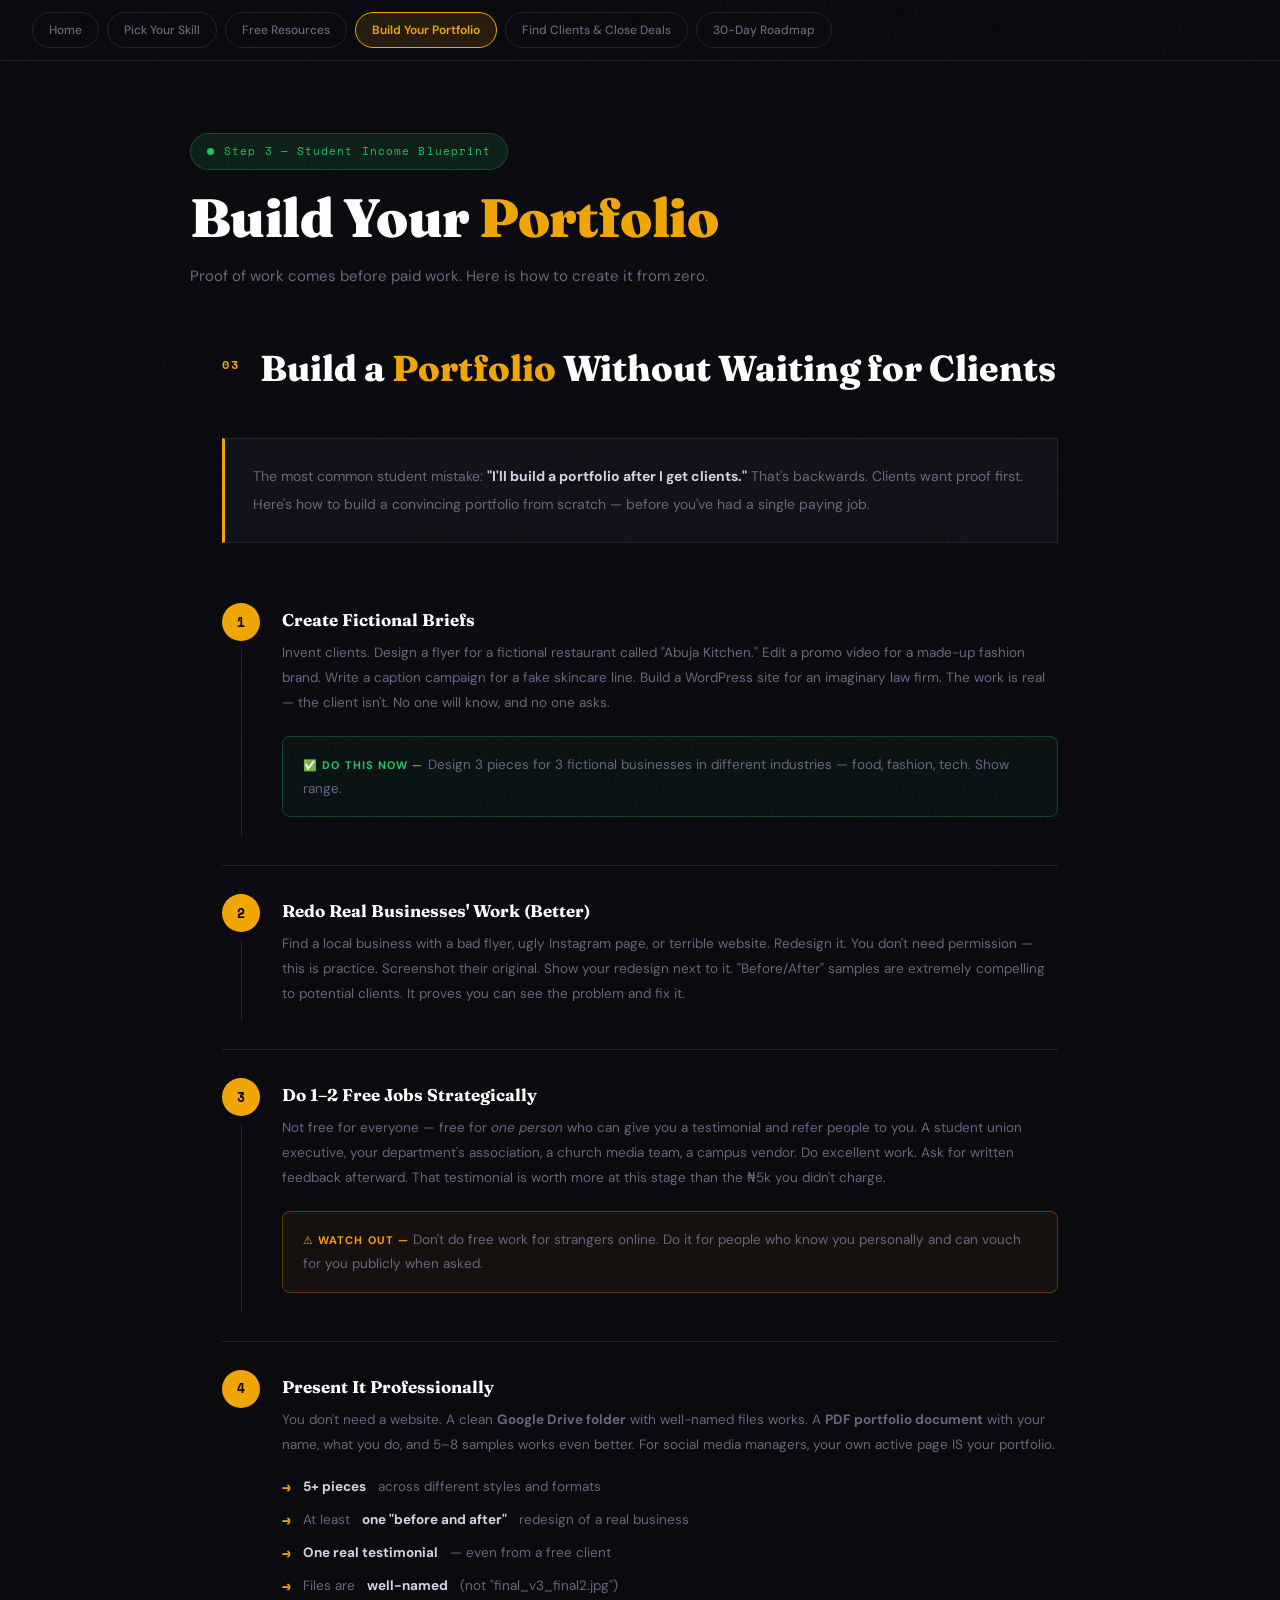
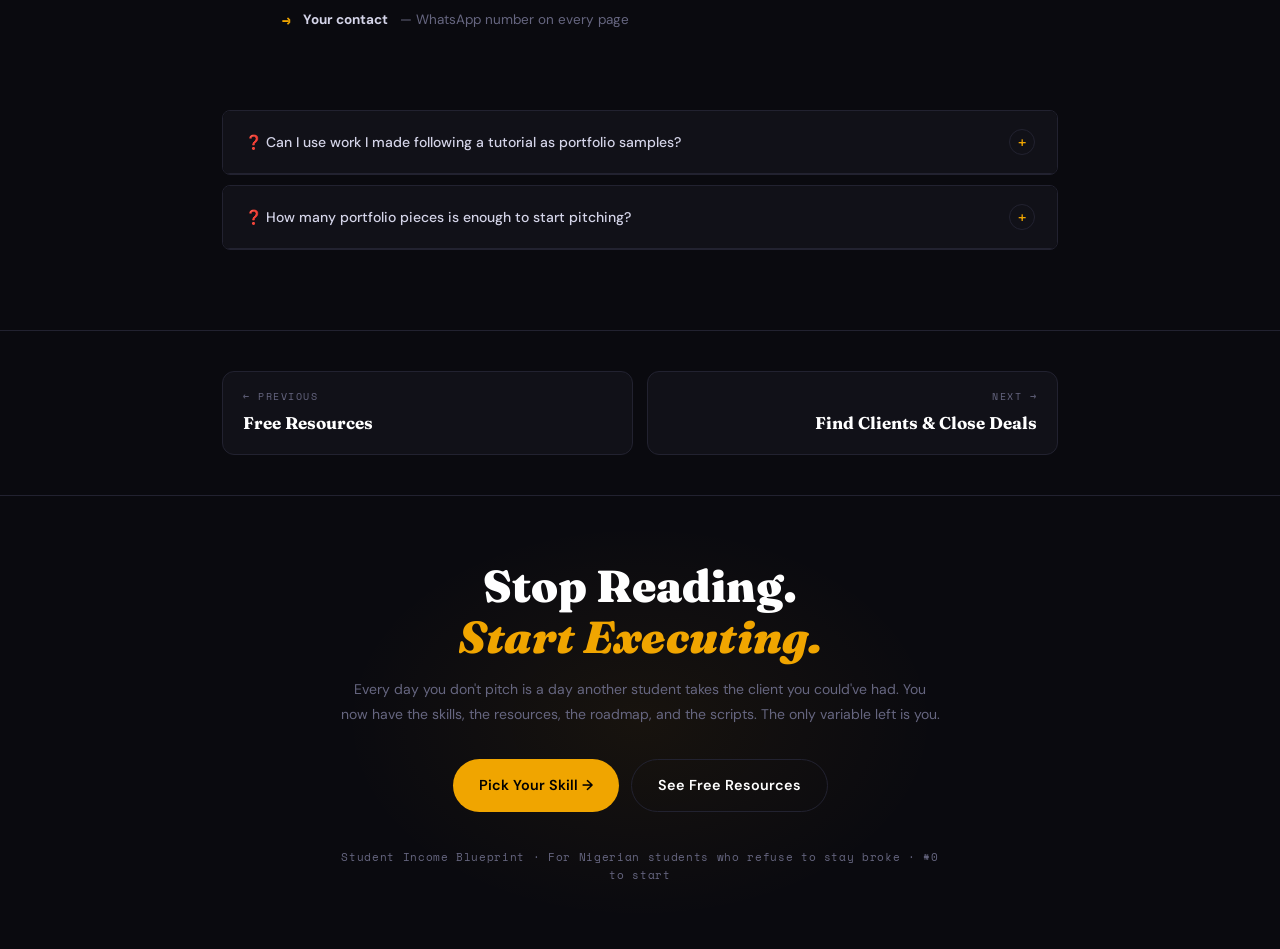
<file: build-your-portfolio.html>
<!DOCTYPE html>
<html lang="en">
<head>
  <meta charset="UTF-8" />
  <meta name="viewport" content="width=device-width, initial-scale=1.0" />
  <meta name="description" content="How to build a portfolio without waiting for clients: practical projects, presentation tips and common mistakes." />
  <title>Build Your Portfolio — Student Income Blueprint</title>

  <link rel="preconnect" href="https://fonts.googleapis.com" />
  <link rel="preconnect" href="https://fonts.gstatic.com" crossorigin />
  <link href="https://fonts.googleapis.com/css2?family=Fraunces:ital,opsz,wght@0,9..144,400;0,9..144,600;0,9..144,700;0,9..144,900;1,9..144,400;1,9..144,700&family=DM+Sans:wght@300;400;500;600&family=Space+Mono:wght@400;700&display=swap" rel="stylesheet" />

  <link rel="stylesheet" href="styles.css" />
</head>
<body>

<a class="skip-link" href="#main">Skip to main content</a>
<div class="progress-bar" id="pb" role="progressbar" aria-label="Reading progress" aria-valuenow="0" aria-valuemin="0" aria-valuemax="100"></div>

<nav class="nav" id="stickyNav" aria-label="Main navigation">
  <a class="nav-pill" href="index.html">Home</a>
  <a class="nav-pill" href="pick-your-skill.html">Pick Your Skill</a>
  <a class="nav-pill" href="free-resources.html">Free Resources</a>
  <a class="nav-pill" href="build-your-portfolio.html" aria-current="page">Build Your Portfolio</a>
  <a class="nav-pill" href="find-clients.html">Find Clients &amp; Close Deals</a>
  <a class="nav-pill" href="roadmap.html">30-Day Roadmap</a>
</nav>

<header class="page-header">
  <div class="container">
    <div class="hero-tag"><span class="hero-tag-dot" aria-hidden="true"></span>Step 3 — Student Income Blueprint</div>
    <h1 class="page-title">Build Your <span class="g">Portfolio</span></h1>
    <p class="page-lead">Proof of work comes before paid work. Here is how to create it from zero.</p>
  </div>
</header>

<main id="main">

<!-- ── 03: BUILD PORTFOLIO ────────────────────────────────────── -->
<section class="section reveal" id="s3" aria-labelledby="h-s3">
  <div class="container">
    <div class="section-header">
      <div class="section-num">03</div>
      <h2 class="section-title" id="h-s3">Build a <span class="g">Portfolio</span> Without Waiting for Clients</h2>
    </div>

    <div class="intro-block">
      The most common student mistake: <strong>"I'll build a portfolio after I get clients."</strong> That's backwards. Clients want proof first. Here's how to build a convincing portfolio from scratch — before you've had a single paying job.
    </div>

    <div class="steps" aria-label="Steps to build your portfolio">
      <div class="step">
        <div class="step-left" aria-hidden="true">
          <div class="step-dot">1</div>
          <div class="step-line"></div>
        </div>
        <div class="step-content">
          <div class="step-title">Create Fictional Briefs</div>
          <div class="step-body">Invent clients. Design a flyer for a fictional restaurant called "Abuja Kitchen." Edit a promo video for a made-up fashion brand. Write a caption campaign for a fake skincare line. Build a WordPress site for an imaginary law firm. The work is real — the client isn't. No one will know, and no one asks.</div>
          <div class="callout action">Design 3 pieces for 3 fictional businesses in different industries — food, fashion, tech. Show range.</div>
        </div>
      </div>

      <div class="step">
        <div class="step-left" aria-hidden="true">
          <div class="step-dot">2</div>
          <div class="step-line"></div>
        </div>
        <div class="step-content">
          <div class="step-title">Redo Real Businesses' Work (Better)</div>
          <div class="step-body">Find a local business with a bad flyer, ugly Instagram page, or terrible website. Redesign it. You don't need permission — this is practice. Screenshot their original. Show your redesign next to it. "Before/After" samples are extremely compelling to potential clients. It proves you can see the problem and fix it.</div>
        </div>
      </div>

      <div class="step">
        <div class="step-left" aria-hidden="true">
          <div class="step-dot">3</div>
          <div class="step-line"></div>
        </div>
        <div class="step-content">
          <div class="step-title">Do 1–2 Free Jobs Strategically</div>
          <div class="step-body">Not free for everyone — free for <em>one person</em> who can give you a testimonial and refer people to you. A student union executive, your department's association, a church media team, a campus vendor. Do excellent work. Ask for written feedback afterward. That testimonial is worth more at this stage than the ₦5k you didn't charge.</div>
          <div class="callout warn">Don't do free work for strangers online. Do it for people who know you personally and can vouch for you publicly when asked.</div>
        </div>
      </div>

      <div class="step">
        <div class="step-left" aria-hidden="true">
          <div class="step-dot">4</div>
          <div class="step-line"></div>
        </div>
        <div class="step-content">
          <div class="step-title">Present It Professionally</div>
          <div class="step-body">You don't need a website. A clean <strong>Google Drive folder</strong> with well-named files works. A <strong>PDF portfolio document</strong> with your name, what you do, and 5–8 samples works even better. For social media managers, your own active page IS your portfolio.</div>
          <ul class="checklist" aria-label="Portfolio checklist">
            <li><strong>5+ pieces</strong> across different styles and formats</li>
            <li>At least <strong>one "before and after"</strong> redesign of a real business</li>
            <li><strong>One real testimonial</strong> — even from a free client</li>
            <li>Files are <strong>well-named</strong> (not "final_v3_final2.jpg")</li>
            <li><strong>Your contact</strong> — WhatsApp number on every page</li>
          </ul>
        </div>
      </div>
    </div>

    <div class="qa-list" aria-label="Portfolio questions">
      <div class="qa-item">
        <button class="qa-trigger" aria-expanded="false" aria-controls="qa-s3-1" id="qa-btn-s3-1">
          ❓ Can I use work I made following a tutorial as portfolio samples?
          <span class="qa-icon" aria-hidden="true">+</span>
        </button>
        <div class="qa-body" id="qa-s3-1" role="region" aria-labelledby="qa-btn-s3-1">
          <div class="qa-body-inner">
            <strong>Only if you modified it significantly.</strong> If you followed a tutorial exactly, it's not your work. But if you took the concept, changed the industry, colours, text, and layout — now it shows your judgment. Show your thinking, not just your ability to copy steps.
          </div>
        </div>
      </div>
      <div class="qa-item">
        <button class="qa-trigger" aria-expanded="false" aria-controls="qa-s3-2" id="qa-btn-s3-2">
          ❓ How many portfolio pieces is enough to start pitching?
          <span class="qa-icon" aria-hidden="true">+</span>
        </button>
        <div class="qa-body" id="qa-s3-2" role="region" aria-labelledby="qa-btn-s3-2">
          <div class="qa-body-inner">
            <strong>5 solid pieces beats 20 mediocre ones.</strong> Quality signals taste. Quantity signals desperation. Once you have 5 strong, varied samples — start pitching. Keep building while you work.
          </div>
        </div>
      </div>
    </div>
  </div>
</section>

</main>

<div class="pager" aria-label="Page navigation">
  <a class="pager-prev" href="free-resources.html" rel="prev"><span class="pager-dir">← Previous</span><span class="pager-name">Free Resources</span></a>
  <a class="pager-next" href="find-clients.html" rel="next"><span class="pager-dir">Next →</span><span class="pager-name">Find Clients &amp; Close Deals</span></a>
</div>

<footer>
  <div class="footer-inner">
    <div class="footer-title">Stop Reading.<br><em>Start Executing.</em></div>
    <p class="footer-sub">Every day you don't pitch is a day another student takes the client you could've had. You now have the skills, the resources, the roadmap, and the scripts. The only variable left is you.</p>
    <div style="display:flex; gap:12px; justify-content:center; flex-wrap:wrap;">
      <a href="pick-your-skill.html" class="btn btn-primary" aria-label="Go to Pick Your Skill page">Pick Your Skill →</a>
      <a href="free-resources.html" class="btn btn-ghost" aria-label="Go to Free Resources page">See Free Resources</a>
    </div>
    <p class="footer-note">Student Income Blueprint · For Nigerian students who refuse to stay broke · ₦0 to start</p>
  </div>
</footer>

<script src="main.js"></script>
</body>
</html>
</file>
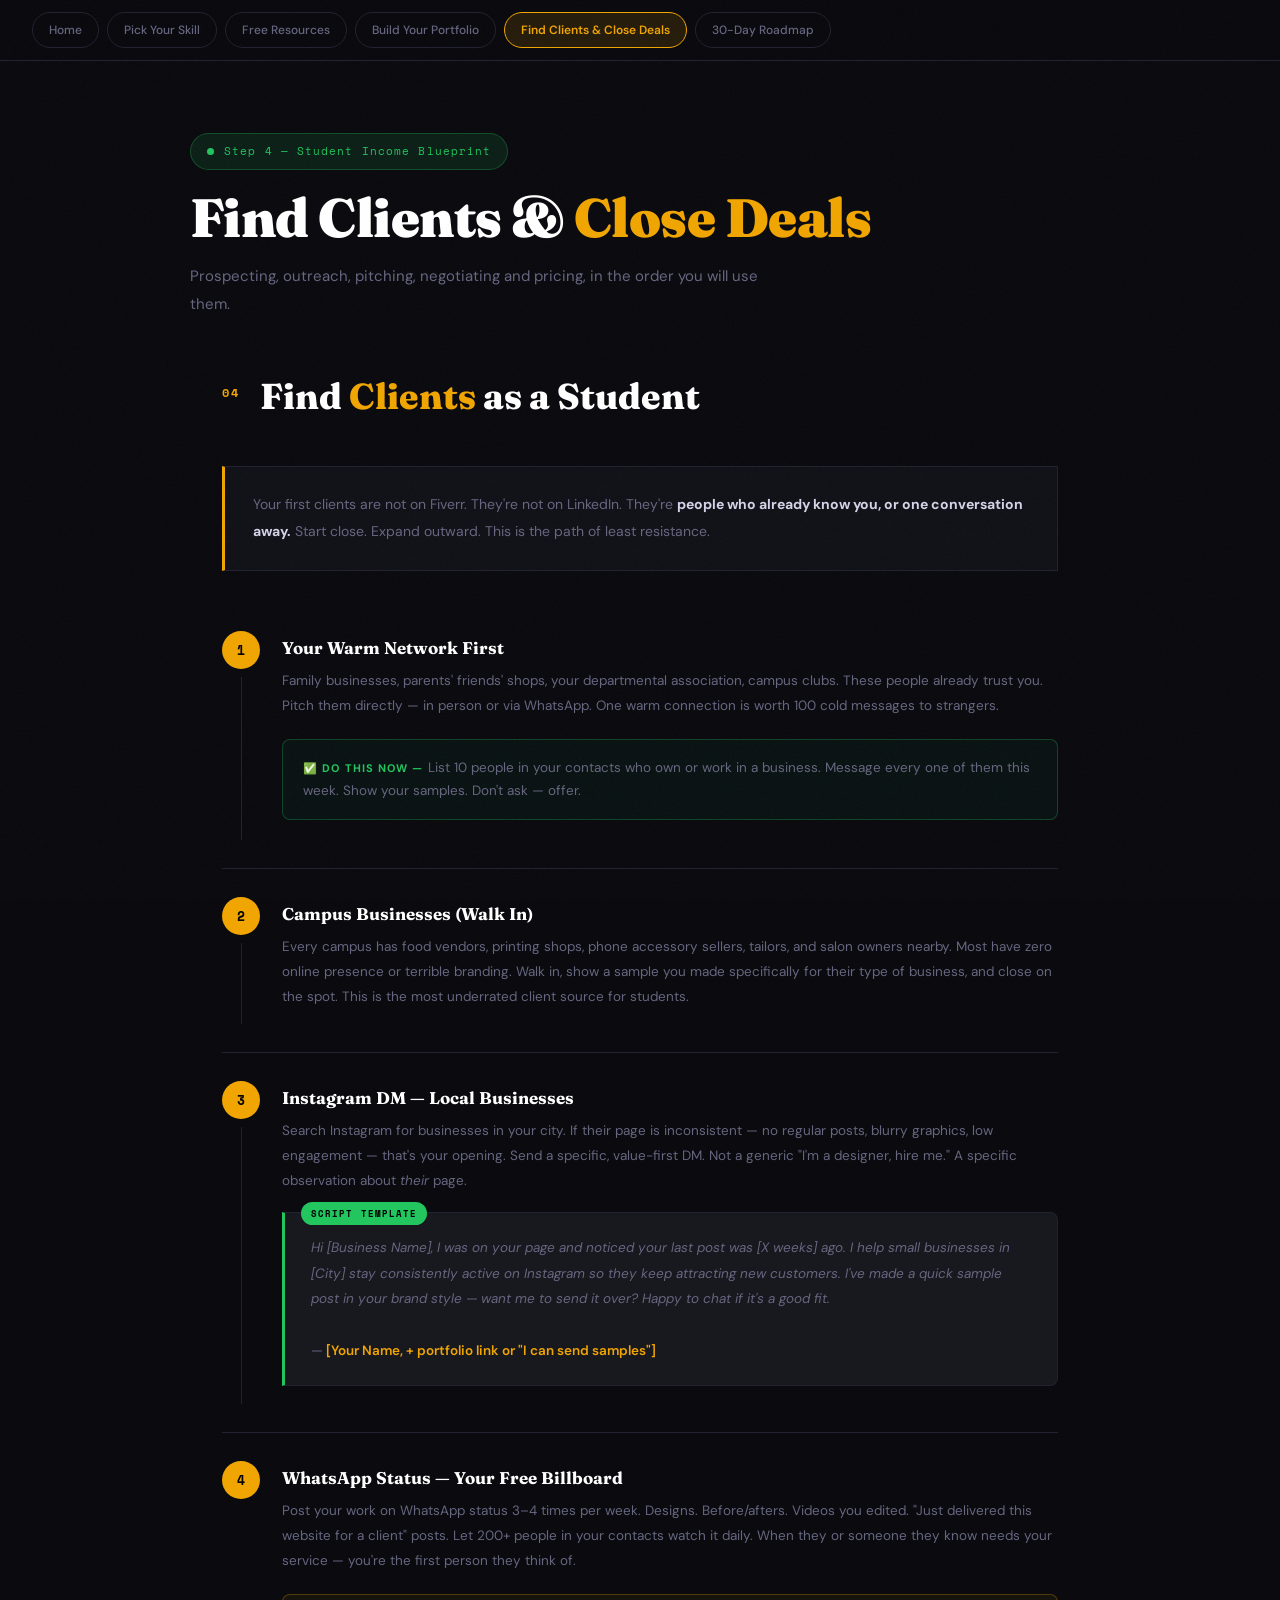
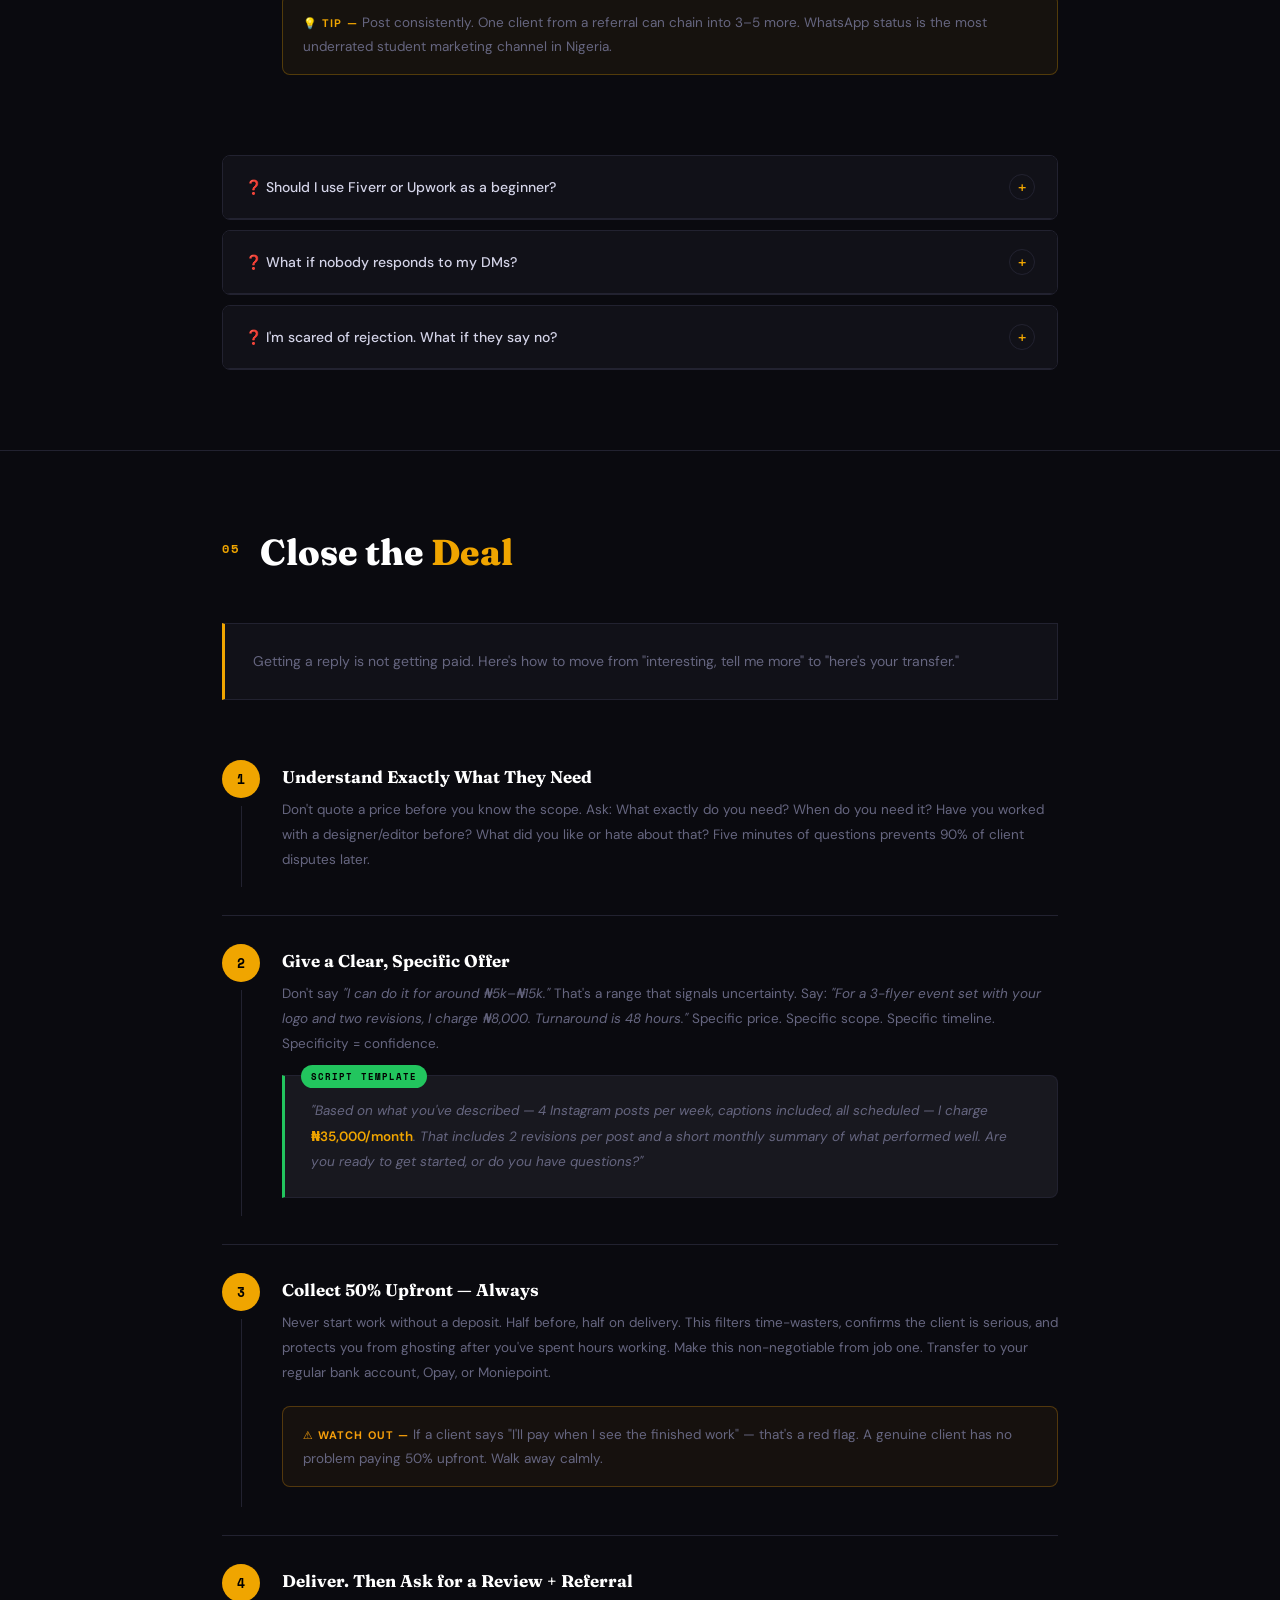
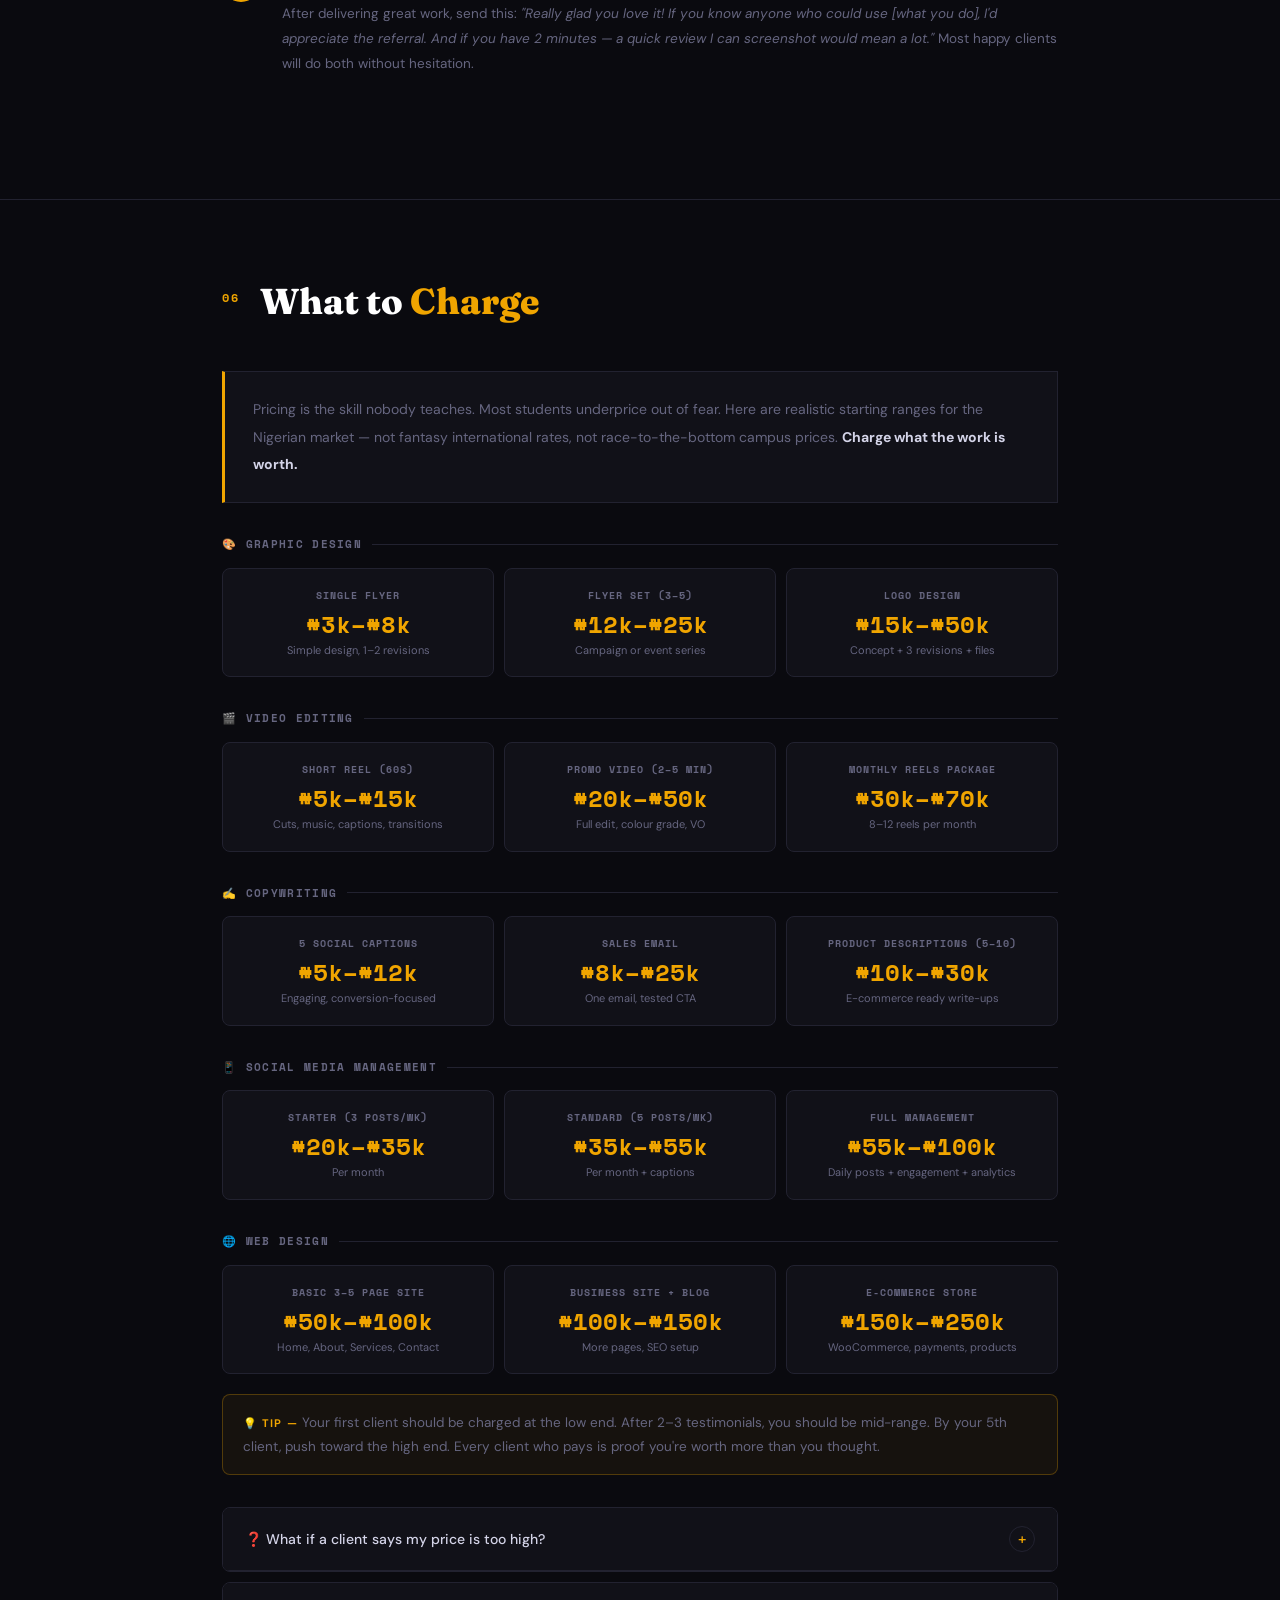
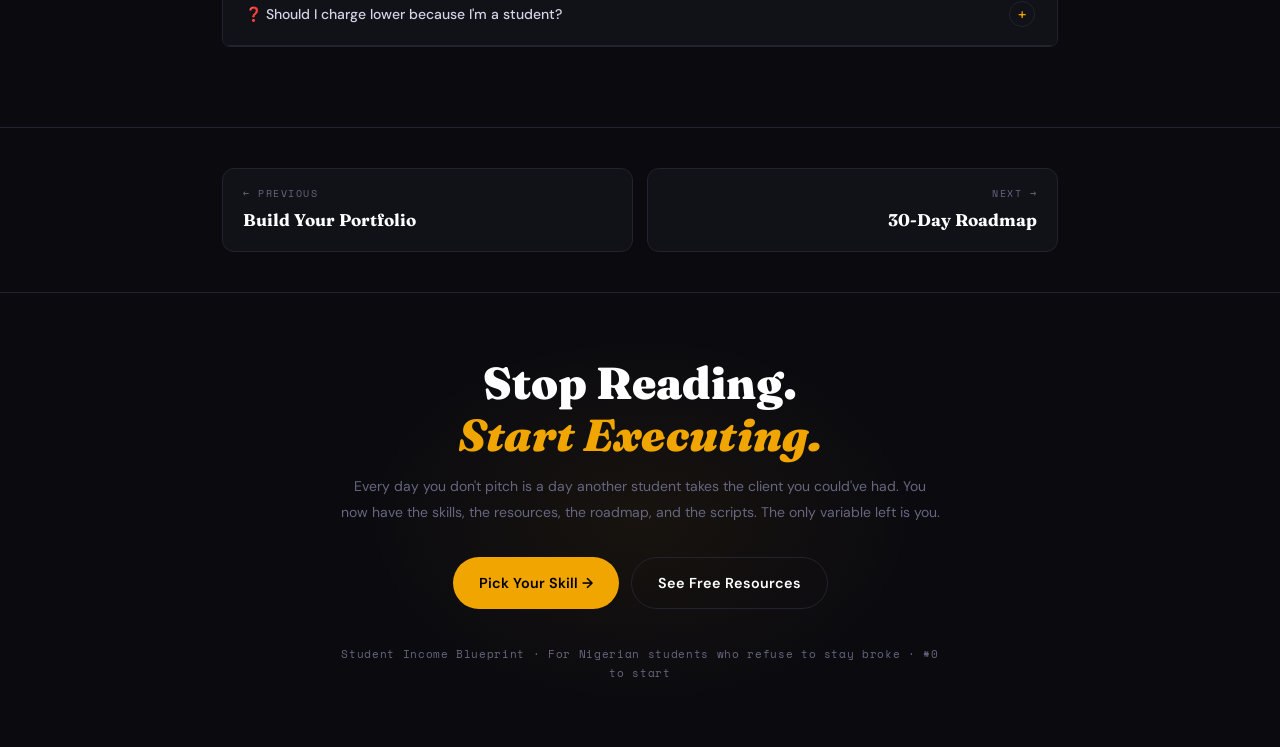
<file: find-clients.html>
<!DOCTYPE html>
<html lang="en">
<head>
  <meta charset="UTF-8" />
  <meta name="viewport" content="width=device-width, initial-scale=1.0" />
  <meta name="description" content="Where to find your first clients as a student, outreach scripts, how to close the deal, and what to charge." />
  <title>Find Clients & Close Deals — Student Income Blueprint</title>

  <link rel="preconnect" href="https://fonts.googleapis.com" />
  <link rel="preconnect" href="https://fonts.gstatic.com" crossorigin />
  <link href="https://fonts.googleapis.com/css2?family=Fraunces:ital,opsz,wght@0,9..144,400;0,9..144,600;0,9..144,700;0,9..144,900;1,9..144,400;1,9..144,700&family=DM+Sans:wght@300;400;500;600&family=Space+Mono:wght@400;700&display=swap" rel="stylesheet" />

  <link rel="stylesheet" href="styles.css" />
</head>
<body>

<a class="skip-link" href="#main">Skip to main content</a>
<div class="progress-bar" id="pb" role="progressbar" aria-label="Reading progress" aria-valuenow="0" aria-valuemin="0" aria-valuemax="100"></div>

<nav class="nav" id="stickyNav" aria-label="Main navigation">
  <a class="nav-pill" href="index.html">Home</a>
  <a class="nav-pill" href="pick-your-skill.html">Pick Your Skill</a>
  <a class="nav-pill" href="free-resources.html">Free Resources</a>
  <a class="nav-pill" href="build-your-portfolio.html">Build Your Portfolio</a>
  <a class="nav-pill" href="find-clients.html" aria-current="page">Find Clients &amp; Close Deals</a>
  <a class="nav-pill" href="roadmap.html">30-Day Roadmap</a>
</nav>

<header class="page-header">
  <div class="container">
    <div class="hero-tag"><span class="hero-tag-dot" aria-hidden="true"></span>Step 4 — Student Income Blueprint</div>
    <h1 class="page-title">Find Clients &amp; <span class="g">Close Deals</span></h1>
    <p class="page-lead">Prospecting, outreach, pitching, negotiating and pricing, in the order you will use them.</p>
  </div>
</header>

<main id="main">

<!-- ── 04: FIND CLIENTS ───────────────────────────────────────── -->
<section class="section reveal" id="s4" aria-labelledby="h-s4">
  <div class="container">
    <div class="section-header">
      <div class="section-num">04</div>
      <h2 class="section-title" id="h-s4">Find <span class="g">Clients</span> as a Student</h2>
    </div>

    <div class="intro-block">
      Your first clients are not on Fiverr. They're not on LinkedIn. They're <strong>people who already know you, or one conversation away.</strong> Start close. Expand outward. This is the path of least resistance.
    </div>

    <div class="steps" aria-label="Steps to find your first clients">
      <div class="step">
        <div class="step-left" aria-hidden="true">
          <div class="step-dot">1</div>
          <div class="step-line"></div>
        </div>
        <div class="step-content">
          <div class="step-title">Your Warm Network First</div>
          <div class="step-body">Family businesses, parents' friends' shops, your departmental association, campus clubs. These people already trust you. Pitch them directly — in person or via WhatsApp. One warm connection is worth 100 cold messages to strangers.</div>
          <div class="callout action">List 10 people in your contacts who own or work in a business. Message every one of them this week. Show your samples. Don't ask — offer.</div>
        </div>
      </div>

      <div class="step">
        <div class="step-left" aria-hidden="true">
          <div class="step-dot">2</div>
          <div class="step-line"></div>
        </div>
        <div class="step-content">
          <div class="step-title">Campus Businesses (Walk In)</div>
          <div class="step-body">Every campus has food vendors, printing shops, phone accessory sellers, tailors, and salon owners nearby. Most have zero online presence or terrible branding. Walk in, show a sample you made specifically for their type of business, and close on the spot. This is the most underrated client source for students.</div>
        </div>
      </div>

      <div class="step">
        <div class="step-left" aria-hidden="true">
          <div class="step-dot">3</div>
          <div class="step-line"></div>
        </div>
        <div class="step-content">
          <div class="step-title">Instagram DM — Local Businesses</div>
          <div class="step-body">Search Instagram for businesses in your city. If their page is inconsistent — no regular posts, blurry graphics, low engagement — that's your opening. Send a specific, value-first DM. Not a generic "I'm a designer, hire me." A specific observation about <em>their</em> page.</div>
          <div class="script-box">
            Hi [Business Name], I was on your page and noticed your last post was [X weeks] ago. I help small businesses in [City] stay consistently active on Instagram so they keep attracting new customers. I've made a quick sample post in your brand style — want me to send it over? Happy to chat if it's a good fit.<br><br>
            — <em>[Your Name, + portfolio link or "I can send samples"]</em>
          </div>
        </div>
      </div>

      <div class="step">
        <div class="step-left" aria-hidden="true">
          <div class="step-dot">4</div>
          <div class="step-line"></div>
        </div>
        <div class="step-content">
          <div class="step-title">WhatsApp Status — Your Free Billboard</div>
          <div class="step-body">Post your work on WhatsApp status 3–4 times per week. Designs. Before/afters. Videos you edited. "Just delivered this website for a client" posts. Let 200+ people in your contacts watch it daily. When they or someone they know needs your service — you're the first person they think of.</div>
          <div class="callout tip">Post consistently. One client from a referral can chain into 3–5 more. WhatsApp status is the most underrated student marketing channel in Nigeria.</div>
        </div>
      </div>
    </div>

    <div class="qa-list" aria-label="Finding clients questions">
      <div class="qa-item">
        <button class="qa-trigger" aria-expanded="false" aria-controls="qa-s4-1" id="qa-btn-s4-1">
          ❓ Should I use Fiverr or Upwork as a beginner?
          <span class="qa-icon" aria-hidden="true">+</span>
        </button>
        <div class="qa-body" id="qa-s4-1" role="region" aria-labelledby="qa-btn-s4-1">
          <div class="qa-body-inner">
            Not as your <em>first</em> strategy. New Fiverr accounts get buried with zero reviews. You'll wait weeks with nothing. Get your first 3–5 clients through direct outreach. Once you have testimonials and solid samples, <em>then</em> open Fiverr as an additional channel. <strong>Start with the path of least resistance.</strong>
          </div>
        </div>
      </div>
      <div class="qa-item">
        <button class="qa-trigger" aria-expanded="false" aria-controls="qa-s4-2" id="qa-btn-s4-2">
          ❓ What if nobody responds to my DMs?
          <span class="qa-icon" aria-hidden="true">+</span>
        </button>
        <div class="qa-body" id="qa-s4-2" role="region" aria-labelledby="qa-btn-s4-2">
          <div class="qa-body-inner">
            Then your message needs work, or you're not sending enough. Most people need 30–50 DMs to get 3–5 responses. Tweak your message every 10 sends. Make it shorter. Lead with a specific observation about <em>their</em> page. Attach a relevant sample. Follow up once after 3 days: <em>"Circling back in case this got buried 👋"</em> — then move on.
          </div>
        </div>
      </div>
      <div class="qa-item">
        <button class="qa-trigger" aria-expanded="false" aria-controls="qa-s4-3" id="qa-btn-s4-3">
          ❓ I'm scared of rejection. What if they say no?
          <span class="qa-icon" aria-hidden="true">+</span>
        </button>
        <div class="qa-body" id="qa-s4-3" role="region" aria-labelledby="qa-btn-s4-3">
          <div class="qa-body-inner">
            "No" costs you nothing. You're in the same position as right now — zero clients. The students making money aren't fearless. They're just comfortable with "no." Track rejections like a game: when you hit 20 "no's," your first "yes" is usually within the next 5–10 pitches.
          </div>
        </div>
      </div>
    </div>
  </div>
</section>

<!-- ── 05: CLOSE THE DEAL ─────────────────────────────────────── -->
<section class="section reveal" id="s5" aria-labelledby="h-s5">
  <div class="container">
    <div class="section-header">
      <div class="section-num">05</div>
      <h2 class="section-title" id="h-s5">Close the <span class="g">Deal</span></h2>
    </div>

    <div class="intro-block">
      Getting a reply is not getting paid. Here's how to move from "interesting, tell me more" to "here's your transfer."
    </div>

    <div class="steps" aria-label="Steps to close a client deal">
      <div class="step">
        <div class="step-left" aria-hidden="true">
          <div class="step-dot">1</div>
          <div class="step-line"></div>
        </div>
        <div class="step-content">
          <div class="step-title">Understand Exactly What They Need</div>
          <div class="step-body">Don't quote a price before you know the scope. Ask: What exactly do you need? When do you need it? Have you worked with a designer/editor before? What did you like or hate about that? Five minutes of questions prevents 90% of client disputes later.</div>
        </div>
      </div>

      <div class="step">
        <div class="step-left" aria-hidden="true">
          <div class="step-dot">2</div>
          <div class="step-line"></div>
        </div>
        <div class="step-content">
          <div class="step-title">Give a Clear, Specific Offer</div>
          <div class="step-body">Don't say <em>"I can do it for around ₦5k–₦15k."</em> That's a range that signals uncertainty. Say: <em>"For a 3-flyer event set with your logo and two revisions, I charge ₦8,000. Turnaround is 48 hours."</em> Specific price. Specific scope. Specific timeline. Specificity = confidence.</div>
          <div class="script-box">
            "Based on what you've described — 4 Instagram posts per week, captions included, all scheduled — I charge <em>₦35,000/month</em>. That includes 2 revisions per post and a short monthly summary of what performed well. Are you ready to get started, or do you have questions?"
          </div>
        </div>
      </div>

      <div class="step">
        <div class="step-left" aria-hidden="true">
          <div class="step-dot">3</div>
          <div class="step-line"></div>
        </div>
        <div class="step-content">
          <div class="step-title">Collect 50% Upfront — Always</div>
          <div class="step-body">Never start work without a deposit. Half before, half on delivery. This filters time-wasters, confirms the client is serious, and protects you from ghosting after you've spent hours working. Make this non-negotiable from job one. Transfer to your regular bank account, Opay, or Moniepoint.</div>
          <div class="callout warn">If a client says "I'll pay when I see the finished work" — that's a red flag. A genuine client has no problem paying 50% upfront. Walk away calmly.</div>
        </div>
      </div>

      <div class="step">
        <div class="step-left" aria-hidden="true">
          <div class="step-dot">4</div>
          <div class="step-line"></div>
        </div>
        <div class="step-content">
          <div class="step-title">Deliver. Then Ask for a Review + Referral</div>
          <div class="step-body">After delivering great work, send this: <em>"Really glad you love it! If you know anyone who could use [what you do], I'd appreciate the referral. And if you have 2 minutes — a quick review I can screenshot would mean a lot."</em> Most happy clients will do both without hesitation.</div>
        </div>
      </div>
    </div>
  </div>
</section>

<!-- ── 06: PRICING ────────────────────────────────────────────── -->
<section class="section reveal" id="s6" aria-labelledby="h-s6">
  <div class="container">
    <div class="section-header">
      <div class="section-num">06</div>
      <h2 class="section-title" id="h-s6">What to <span class="g">Charge</span></h2>
    </div>

    <div class="intro-block">
      Pricing is the skill nobody teaches. Most students underprice out of fear. Here are realistic starting ranges for the Nigerian market — not fantasy international rates, not race-to-the-bottom campus prices. <strong>Charge what the work is worth.</strong>
    </div>

    <div class="price-section-title" aria-label="Graphic design pricing">🎨 GRAPHIC DESIGN</div>
    <div class="price-grid" role="list" aria-label="Graphic design price range">
      <div class="price-card" role="listitem">
        <div class="price-label">Single Flyer</div>
        <div class="price-amount" aria-label="3,000 to 8,000 Naira">₦3k–₦8k</div>
        <div class="price-note">Simple design, 1–2 revisions</div>
      </div>
      <div class="price-card" role="listitem">
        <div class="price-label">Flyer Set (3–5)</div>
        <div class="price-amount" aria-label="12,000 to 25,000 Naira">₦12k–₦25k</div>
        <div class="price-note">Campaign or event series</div>
      </div>
      <div class="price-card" role="listitem">
        <div class="price-label">Logo Design</div>
        <div class="price-amount" aria-label="15,000 to 50,000 Naira">₦15k–₦50k</div>
        <div class="price-note">Concept + 3 revisions + files</div>
      </div>
    </div>

    <div class="price-section-title" aria-label="Video editing pricing">🎬 VIDEO EDITING</div>
    <div class="price-grid" role="list" aria-label="Video editing price range">
      <div class="price-card" role="listitem">
        <div class="price-label">Short Reel (60s)</div>
        <div class="price-amount" aria-label="5,000 to 15,000 Naira">₦5k–₦15k</div>
        <div class="price-note">Cuts, music, captions, transitions</div>
      </div>
      <div class="price-card" role="listitem">
        <div class="price-label">Promo Video (2–5 min)</div>
        <div class="price-amount" aria-label="20,000 to 50,000 Naira">₦20k–₦50k</div>
        <div class="price-note">Full edit, colour grade, VO</div>
      </div>
      <div class="price-card" role="listitem">
        <div class="price-label">Monthly Reels Package</div>
        <div class="price-amount" aria-label="30,000 to 70,000 Naira">₦30k–₦70k</div>
        <div class="price-note">8–12 reels per month</div>
      </div>
    </div>

    <div class="price-section-title" aria-label="Copywriting pricing">✍️ COPYWRITING</div>
    <div class="price-grid" role="list" aria-label="Copywriting price range">
      <div class="price-card" role="listitem">
        <div class="price-label">5 Social Captions</div>
        <div class="price-amount" aria-label="5,000 to 12,000 Naira">₦5k–₦12k</div>
        <div class="price-note">Engaging, conversion-focused</div>
      </div>
      <div class="price-card" role="listitem">
        <div class="price-label">Sales Email</div>
        <div class="price-amount" aria-label="8,000 to 25,000 Naira">₦8k–₦25k</div>
        <div class="price-note">One email, tested CTA</div>
      </div>
      <div class="price-card" role="listitem">
        <div class="price-label">Product Descriptions (5–10)</div>
        <div class="price-amount" aria-label="10,000 to 30,000 Naira">₦10k–₦30k</div>
        <div class="price-note">E-commerce ready write-ups</div>
      </div>
    </div>

    <div class="price-section-title" aria-label="Social media management pricing">📱 SOCIAL MEDIA MANAGEMENT</div>
    <div class="price-grid" role="list" aria-label="Social media management price range">
      <div class="price-card" role="listitem">
        <div class="price-label">Starter (3 posts/wk)</div>
        <div class="price-amount" aria-label="20,000 to 35,000 Naira">₦20k–₦35k</div>
        <div class="price-note">Per month</div>
      </div>
      <div class="price-card" role="listitem">
        <div class="price-label">Standard (5 posts/wk)</div>
        <div class="price-amount" aria-label="35,000 to 55,000 Naira">₦35k–₦55k</div>
        <div class="price-note">Per month + captions</div>
      </div>
      <div class="price-card" role="listitem">
        <div class="price-label">Full Management</div>
        <div class="price-amount" aria-label="55,000 to 100,000 Naira">₦55k–₦100k</div>
        <div class="price-note">Daily posts + engagement + analytics</div>
      </div>
    </div>

    <div class="price-section-title" aria-label="Web design pricing">🌐 WEB DESIGN</div>
    <div class="price-grid" role="list" aria-label="Web design price range">
      <div class="price-card" role="listitem">
        <div class="price-label">Basic 3–5 Page Site</div>
        <div class="price-amount" aria-label="50,000 to 100,000 Naira">₦50k–₦100k</div>
        <div class="price-note">Home, About, Services, Contact</div>
      </div>
      <div class="price-card" role="listitem">
        <div class="price-label">Business Site + Blog</div>
        <div class="price-amount" aria-label="100,000 to 150,000 Naira">₦100k–₦150k</div>
        <div class="price-note">More pages, SEO setup</div>
      </div>
      <div class="price-card" role="listitem">
        <div class="price-label">E-Commerce Store</div>
        <div class="price-amount" aria-label="150,000 to 250,000 Naira">₦150k–₦250k</div>
        <div class="price-note">WooCommerce, payments, products</div>
      </div>
    </div>

    <div class="callout tip">
      Your first client should be charged at the low end. After 2–3 testimonials, you should be mid-range. By your 5th client, push toward the high end. Every client who pays is proof you're worth more than you thought.
    </div>

    <div class="qa-list" aria-label="Pricing questions">
      <div class="qa-item">
        <button class="qa-trigger" aria-expanded="false" aria-controls="qa-s6-1" id="qa-btn-s6-1">
          ❓ What if a client says my price is too high?
          <span class="qa-icon" aria-hidden="true">+</span>
        </button>
        <div class="qa-body" id="qa-s6-1" role="region" aria-labelledby="qa-btn-s6-1">
          <div class="qa-body-inner">
            Don't immediately drop your price. First ask what their budget is. If it's close, remove a deliverable to match — fewer revisions, smaller scope. If they want the same work for half the price, that client isn't for you. <strong>Every client you undersell to teaches you to undervalue yourself.</strong> Move on and find the ones who pay your rate.
          </div>
        </div>
      </div>
      <div class="qa-item">
        <button class="qa-trigger" aria-expanded="false" aria-controls="qa-s6-2" id="qa-btn-s6-2">
          ❓ Should I charge lower because I'm a student?
          <span class="qa-icon" aria-hidden="true">+</span>
        </button>
        <div class="qa-body" id="qa-s6-2" role="region" aria-labelledby="qa-btn-s6-2">
          <div class="qa-body-inner">
            <strong>Absolutely not.</strong> Clients pay for results, not your CV. If your flyer sells their product, it's worth ₦8,000 whether you're a student or a 10-year agency. Don't volunteer that you're a student unless directly asked. Let the work do the talking.
          </div>
        </div>
      </div>
    </div>
  </div>
</section>

</main>

<div class="pager" aria-label="Page navigation">
  <a class="pager-prev" href="build-your-portfolio.html" rel="prev"><span class="pager-dir">← Previous</span><span class="pager-name">Build Your Portfolio</span></a>
  <a class="pager-next" href="roadmap.html" rel="next"><span class="pager-dir">Next →</span><span class="pager-name">30-Day Roadmap</span></a>
</div>

<footer>
  <div class="footer-inner">
    <div class="footer-title">Stop Reading.<br><em>Start Executing.</em></div>
    <p class="footer-sub">Every day you don't pitch is a day another student takes the client you could've had. You now have the skills, the resources, the roadmap, and the scripts. The only variable left is you.</p>
    <div style="display:flex; gap:12px; justify-content:center; flex-wrap:wrap;">
      <a href="pick-your-skill.html" class="btn btn-primary" aria-label="Go to Pick Your Skill page">Pick Your Skill →</a>
      <a href="free-resources.html" class="btn btn-ghost" aria-label="Go to Free Resources page">See Free Resources</a>
    </div>
    <p class="footer-note">Student Income Blueprint · For Nigerian students who refuse to stay broke · ₦0 to start</p>
  </div>
</footer>

<script src="main.js"></script>
</body>
</html>
</file>
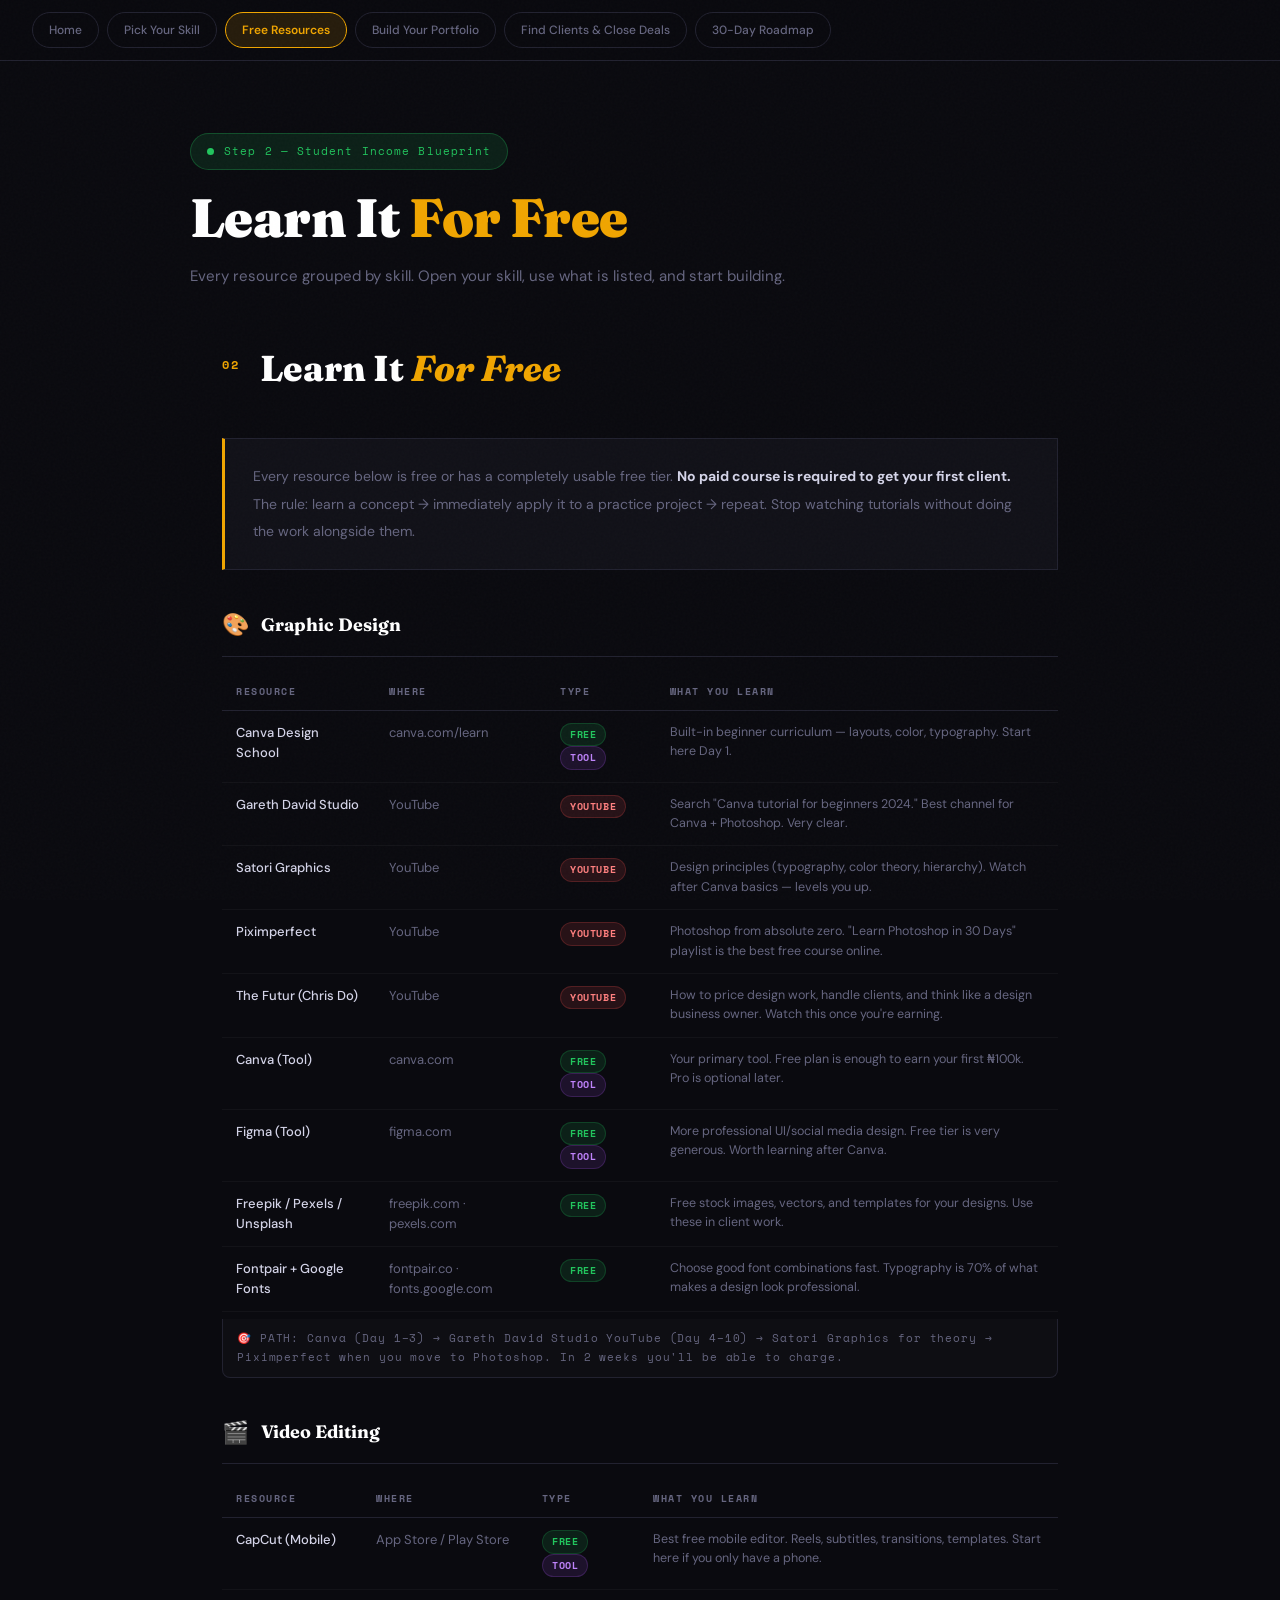
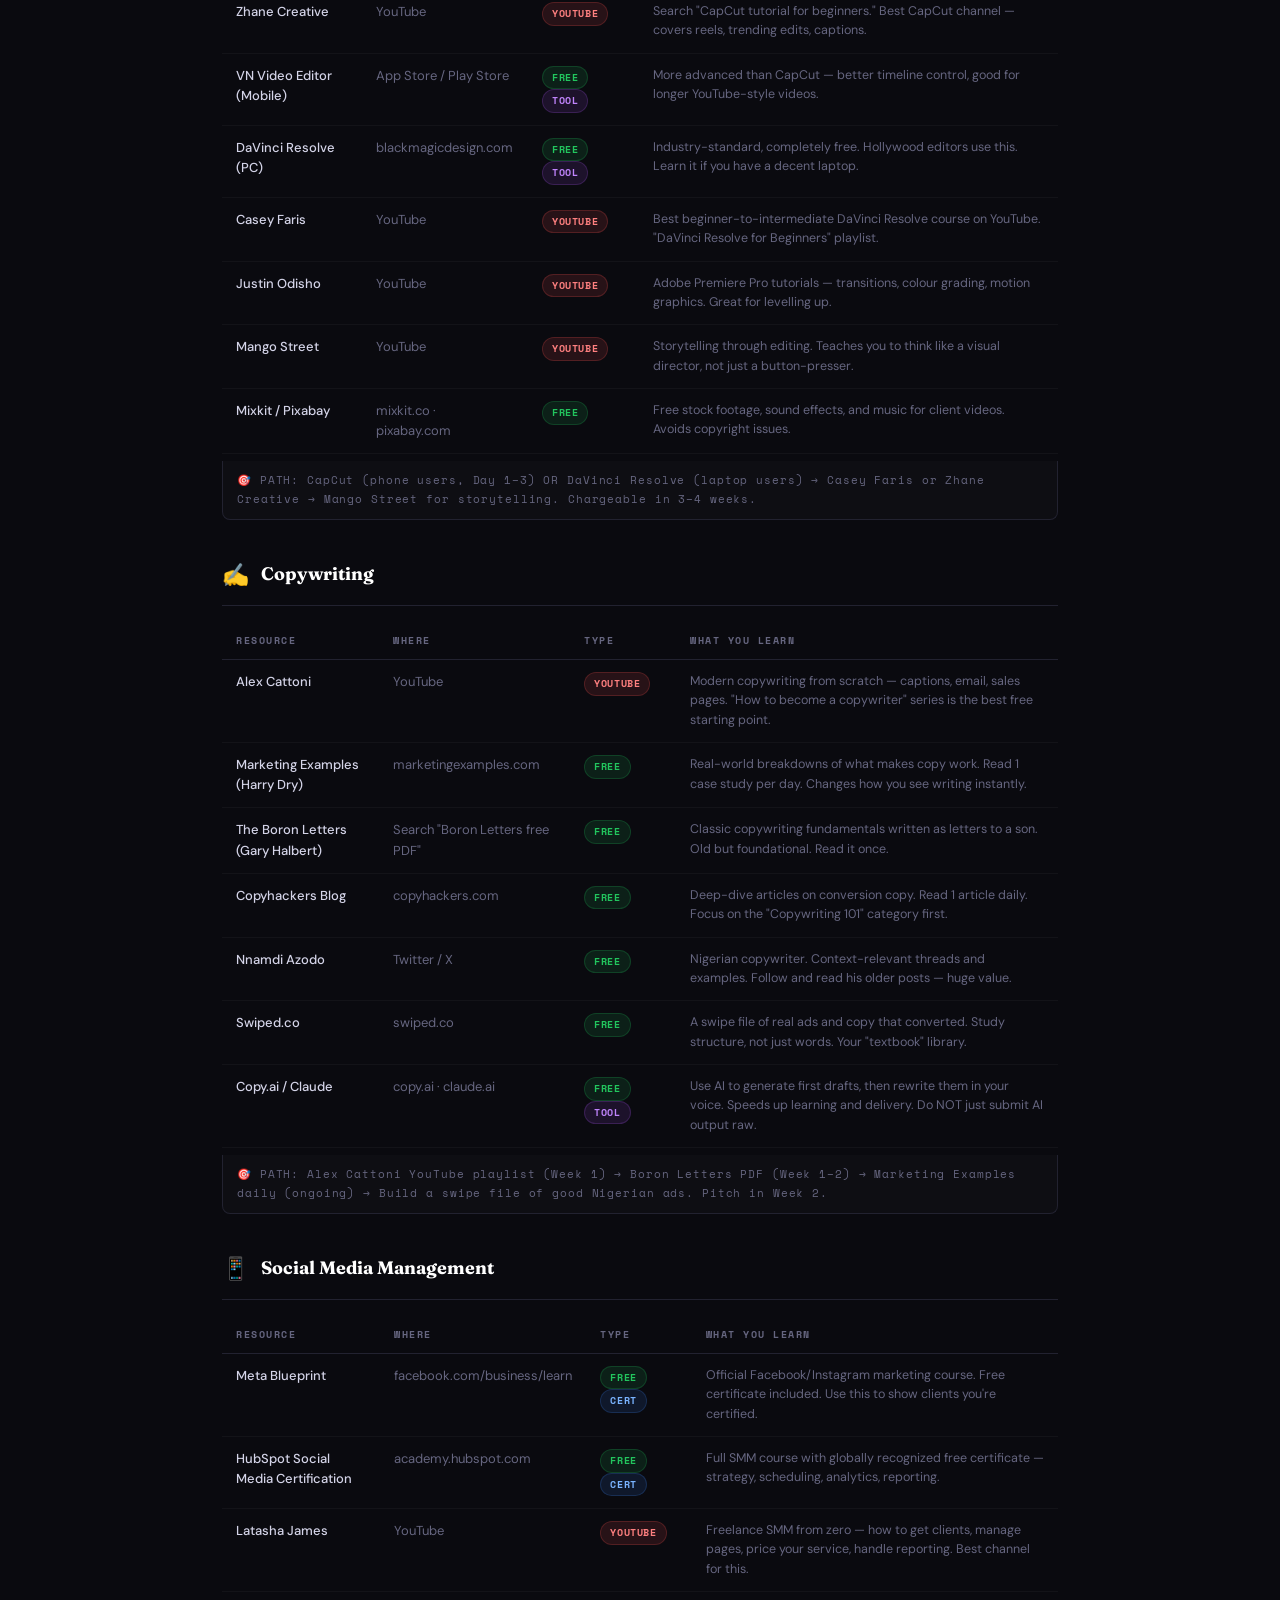
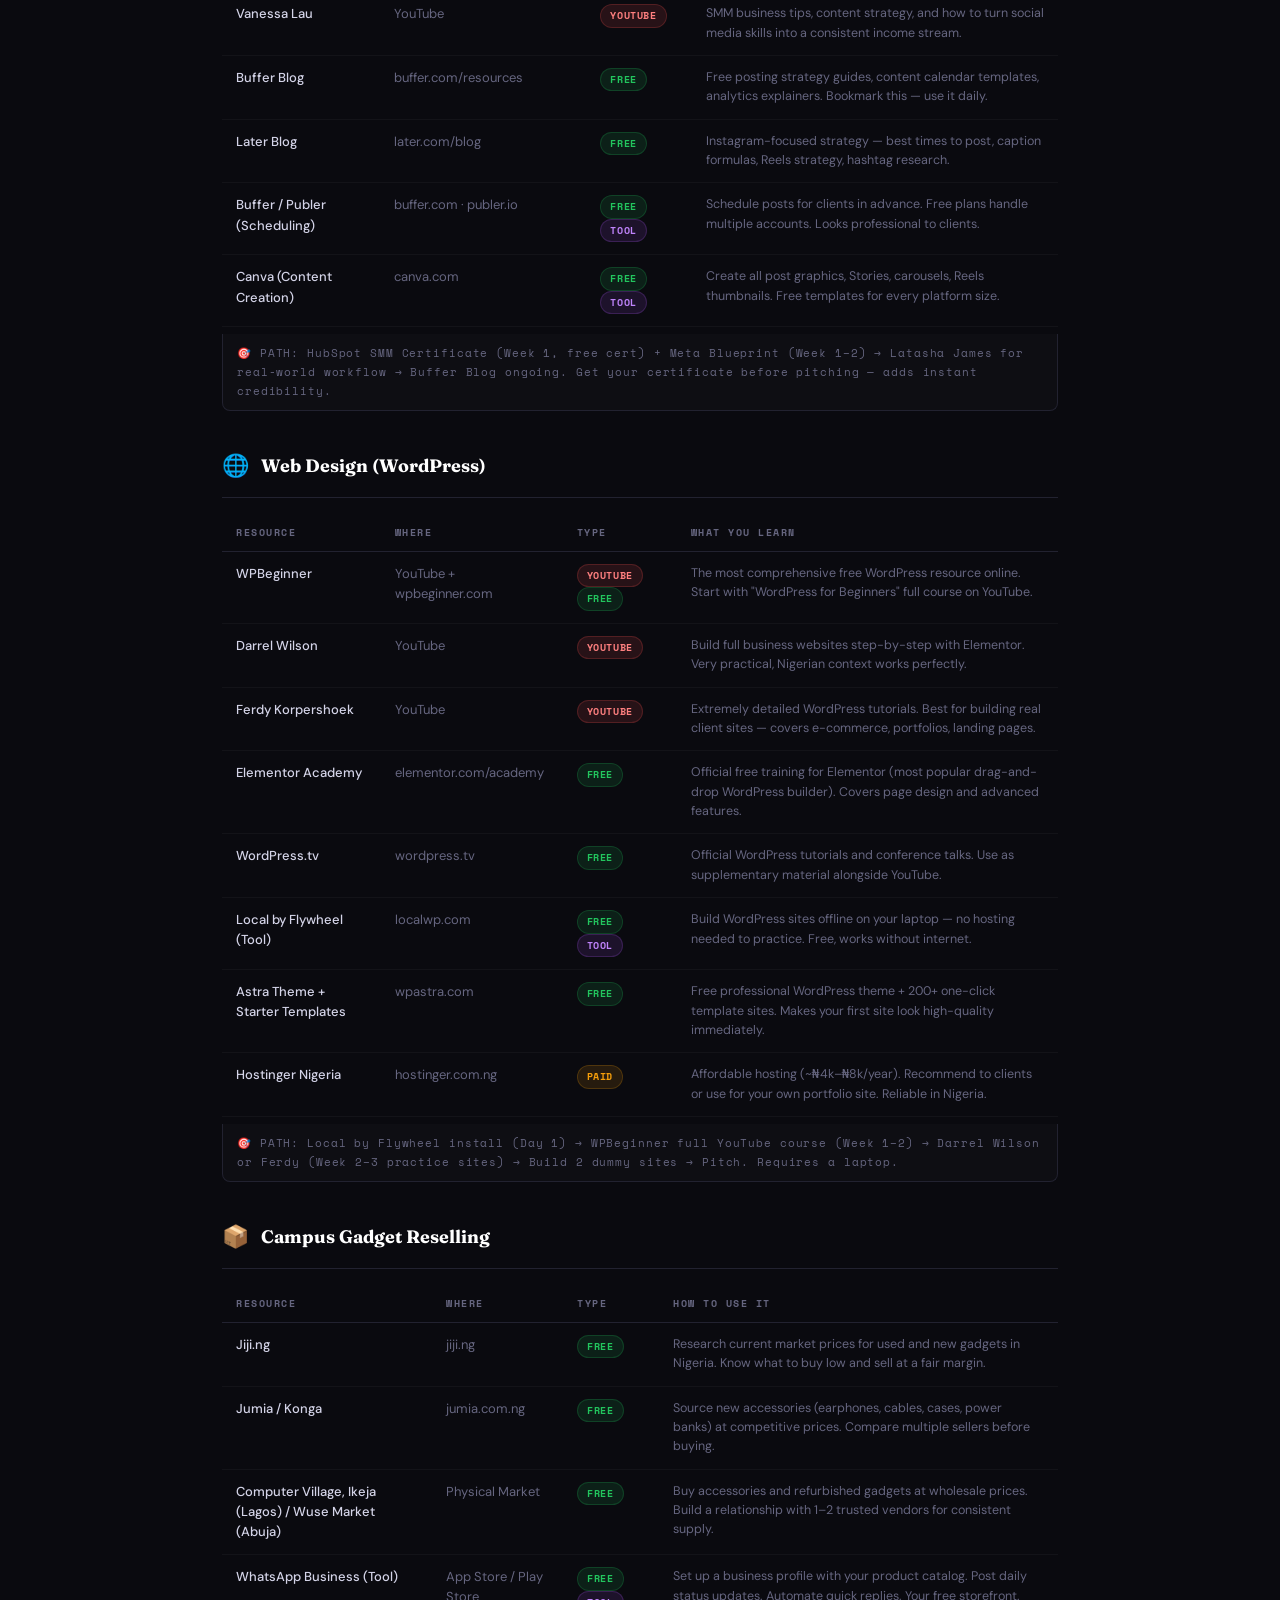
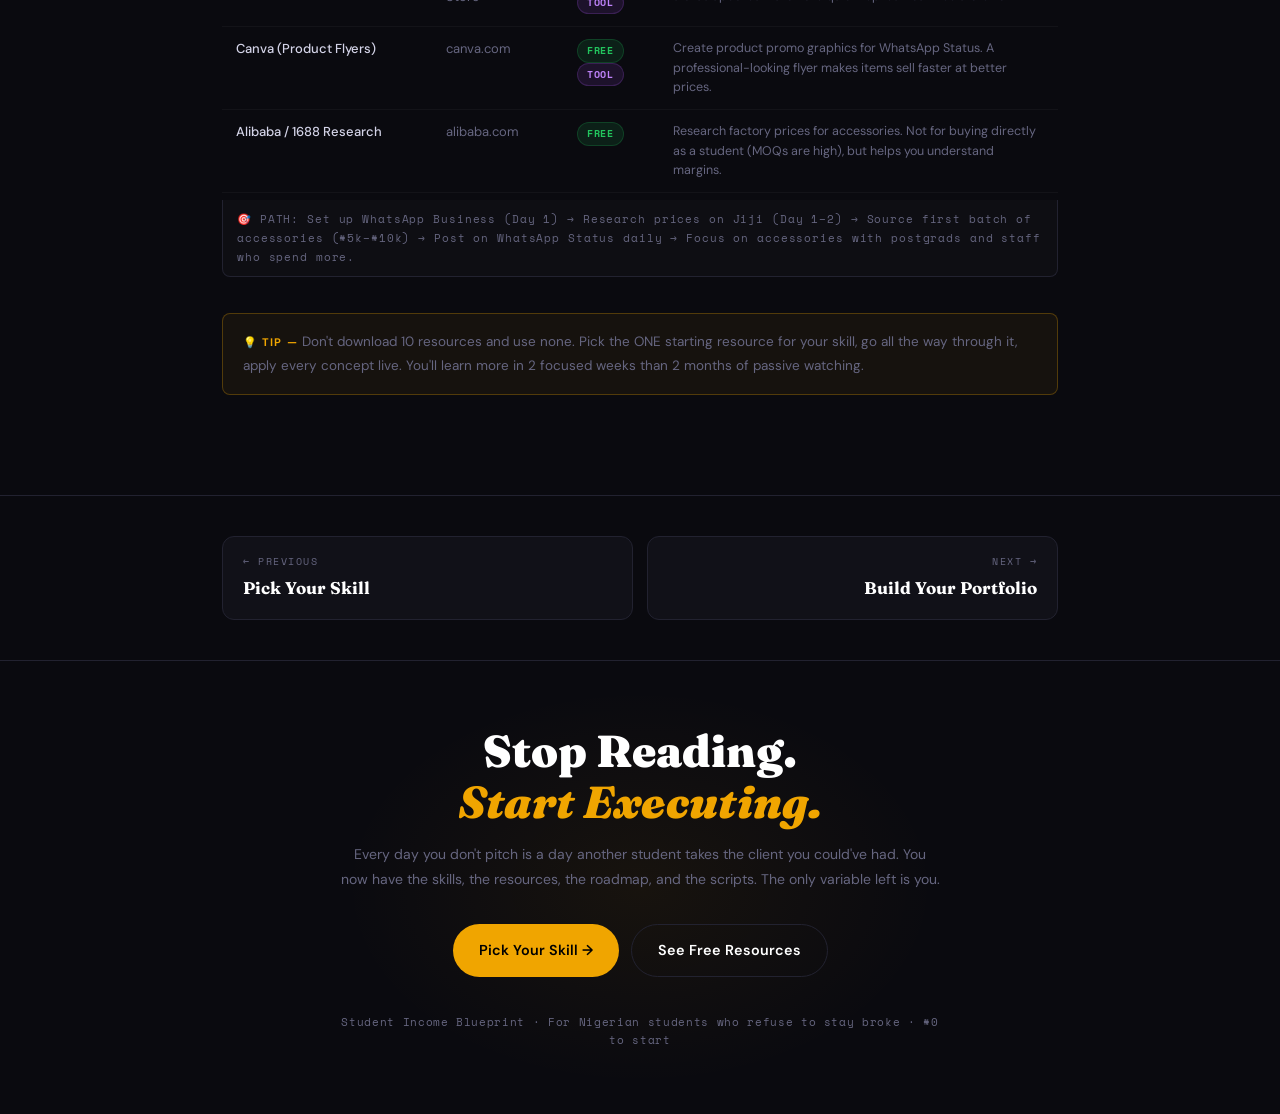
<file: free-resources.html>
<!DOCTYPE html>
<html lang="en">
<head>
  <meta charset="UTF-8" />
  <meta name="viewport" content="width=device-width, initial-scale=1.0" />
  <meta name="description" content="Free courses, tutorials and tools for graphic design, video editing, copywriting, social media management, web design and campus reselling." />
  <title>Free Resources — Student Income Blueprint</title>

  <link rel="preconnect" href="https://fonts.googleapis.com" />
  <link rel="preconnect" href="https://fonts.gstatic.com" crossorigin />
  <link href="https://fonts.googleapis.com/css2?family=Fraunces:ital,opsz,wght@0,9..144,400;0,9..144,600;0,9..144,700;0,9..144,900;1,9..144,400;1,9..144,700&family=DM+Sans:wght@300;400;500;600&family=Space+Mono:wght@400;700&display=swap" rel="stylesheet" />

  <link rel="stylesheet" href="styles.css" />
</head>
<body>

<a class="skip-link" href="#main">Skip to main content</a>
<div class="progress-bar" id="pb" role="progressbar" aria-label="Reading progress" aria-valuenow="0" aria-valuemin="0" aria-valuemax="100"></div>

<nav class="nav" id="stickyNav" aria-label="Main navigation">
  <a class="nav-pill" href="index.html">Home</a>
  <a class="nav-pill" href="pick-your-skill.html">Pick Your Skill</a>
  <a class="nav-pill" href="free-resources.html" aria-current="page">Free Resources</a>
  <a class="nav-pill" href="build-your-portfolio.html">Build Your Portfolio</a>
  <a class="nav-pill" href="find-clients.html">Find Clients &amp; Close Deals</a>
  <a class="nav-pill" href="roadmap.html">30-Day Roadmap</a>
</nav>

<header class="page-header">
  <div class="container">
    <div class="hero-tag"><span class="hero-tag-dot" aria-hidden="true"></span>Step 2 — Student Income Blueprint</div>
    <h1 class="page-title">Learn It <span class="g">For Free</span></h1>
    <p class="page-lead">Every resource grouped by skill. Open your skill, use what is listed, and start building.</p>
  </div>
</header>

<main id="main">

<!-- ── 02: FREE RESOURCES ────────────────────────────────────── -->
<section class="section reveal" id="s2" aria-labelledby="h-s2">
  <div class="container">
    <div class="section-header">
      <div class="section-num">02</div>
      <h2 class="section-title" id="h-s2">Learn It <span class="g i">For Free</span></h2>
    </div>

    <div class="intro-block">
      Every resource below is free or has a completely usable free tier. <strong>No paid course is required to get your first client.</strong> The rule: learn a concept → immediately apply it to a practice project → repeat. Stop watching tutorials without doing the work alongside them.
    </div>

    <!-- GRAPHIC DESIGN -->
    <div class="resource-block reveal" aria-labelledby="res-design">
      <div class="resource-skill-title" id="res-design">
        <span class="emoji" aria-hidden="true">🎨</span> Graphic Design
      </div>
      <div class="table-scroll"><table class="resources" aria-label="Graphic design learning resources">
        <thead>
          <tr>
            <th scope="col">Resource</th>
            <th scope="col">Where</th>
            <th scope="col">Type</th>
            <th scope="col">What You Learn</th>
          </tr>
        </thead>
        <tbody>
          <tr>
            <td>Canva Design School</td>
            <td>canva.com/learn</td>
            <td><span class="tag free">FREE</span> <span class="tag tool">TOOL</span></td>
            <td>Built-in beginner curriculum — layouts, color, typography. Start here Day 1.</td>
          </tr>
          <tr>
            <td>Gareth David Studio</td>
            <td>YouTube</td>
            <td><span class="tag youtube">YOUTUBE</span></td>
            <td>Search "Canva tutorial for beginners 2024." Best channel for Canva + Photoshop. Very clear.</td>
          </tr>
          <tr>
            <td>Satori Graphics</td>
            <td>YouTube</td>
            <td><span class="tag youtube">YOUTUBE</span></td>
            <td>Design principles (typography, color theory, hierarchy). Watch after Canva basics — levels you up.</td>
          </tr>
          <tr>
            <td>Piximperfect</td>
            <td>YouTube</td>
            <td><span class="tag youtube">YOUTUBE</span></td>
            <td>Photoshop from absolute zero. "Learn Photoshop in 30 Days" playlist is the best free course online.</td>
          </tr>
          <tr>
            <td>The Futur (Chris Do)</td>
            <td>YouTube</td>
            <td><span class="tag youtube">YOUTUBE</span></td>
            <td>How to price design work, handle clients, and think like a design business owner. Watch this once you're earning.</td>
          </tr>
          <tr>
            <td>Canva (Tool)</td>
            <td>canva.com</td>
            <td><span class="tag free">FREE</span> <span class="tag tool">TOOL</span></td>
            <td>Your primary tool. Free plan is enough to earn your first ₦100k. Pro is optional later.</td>
          </tr>
          <tr>
            <td>Figma (Tool)</td>
            <td>figma.com</td>
            <td><span class="tag free">FREE</span> <span class="tag tool">TOOL</span></td>
            <td>More professional UI/social media design. Free tier is very generous. Worth learning after Canva.</td>
          </tr>
          <tr>
            <td>Freepik / Pexels / Unsplash</td>
            <td>freepik.com · pexels.com</td>
            <td><span class="tag free">FREE</span></td>
            <td>Free stock images, vectors, and templates for your designs. Use these in client work.</td>
          </tr>
          <tr>
            <td>Fontpair + Google Fonts</td>
            <td>fontpair.co · fonts.google.com</td>
            <td><span class="tag free">FREE</span></td>
            <td>Choose good font combinations fast. Typography is 70% of what makes a design look professional.</td>
          </tr>
        </tbody>
      </table></div>
      <div class="resource-tip">
        🎯 PATH: Canva (Day 1–3) → Gareth David Studio YouTube (Day 4–10) → Satori Graphics for theory → Piximperfect when you move to Photoshop. In 2 weeks you'll be able to charge.
      </div>
    </div>

    <!-- VIDEO EDITING -->
    <div class="resource-block reveal" aria-labelledby="res-video">
      <div class="resource-skill-title" id="res-video">
        <span class="emoji" aria-hidden="true">🎬</span> Video Editing
      </div>
      <div class="table-scroll"><table class="resources" aria-label="Video editing learning resources">
        <thead>
          <tr>
            <th scope="col">Resource</th>
            <th scope="col">Where</th>
            <th scope="col">Type</th>
            <th scope="col">What You Learn</th>
          </tr>
        </thead>
        <tbody>
          <tr>
            <td>CapCut (Mobile)</td>
            <td>App Store / Play Store</td>
            <td><span class="tag free">FREE</span> <span class="tag tool">TOOL</span></td>
            <td>Best free mobile editor. Reels, subtitles, transitions, templates. Start here if you only have a phone.</td>
          </tr>
          <tr>
            <td>Zhane Creative</td>
            <td>YouTube</td>
            <td><span class="tag youtube">YOUTUBE</span></td>
            <td>Search "CapCut tutorial for beginners." Best CapCut channel — covers reels, trending edits, captions.</td>
          </tr>
          <tr>
            <td>VN Video Editor (Mobile)</td>
            <td>App Store / Play Store</td>
            <td><span class="tag free">FREE</span> <span class="tag tool">TOOL</span></td>
            <td>More advanced than CapCut — better timeline control, good for longer YouTube-style videos.</td>
          </tr>
          <tr>
            <td>DaVinci Resolve (PC)</td>
            <td>blackmagicdesign.com</td>
            <td><span class="tag free">FREE</span> <span class="tag tool">TOOL</span></td>
            <td>Industry-standard, completely free. Hollywood editors use this. Learn it if you have a decent laptop.</td>
          </tr>
          <tr>
            <td>Casey Faris</td>
            <td>YouTube</td>
            <td><span class="tag youtube">YOUTUBE</span></td>
            <td>Best beginner-to-intermediate DaVinci Resolve course on YouTube. "DaVinci Resolve for Beginners" playlist.</td>
          </tr>
          <tr>
            <td>Justin Odisho</td>
            <td>YouTube</td>
            <td><span class="tag youtube">YOUTUBE</span></td>
            <td>Adobe Premiere Pro tutorials — transitions, colour grading, motion graphics. Great for levelling up.</td>
          </tr>
          <tr>
            <td>Mango Street</td>
            <td>YouTube</td>
            <td><span class="tag youtube">YOUTUBE</span></td>
            <td>Storytelling through editing. Teaches you to think like a visual director, not just a button-presser.</td>
          </tr>
          <tr>
            <td>Mixkit / Pixabay</td>
            <td>mixkit.co · pixabay.com</td>
            <td><span class="tag free">FREE</span></td>
            <td>Free stock footage, sound effects, and music for client videos. Avoids copyright issues.</td>
          </tr>
        </tbody>
      </table></div>
      <div class="resource-tip">
        🎯 PATH: CapCut (phone users, Day 1–3) OR DaVinci Resolve (laptop users) → Casey Faris or Zhane Creative → Mango Street for storytelling. Chargeable in 3–4 weeks.
      </div>
    </div>

    <!-- COPYWRITING -->
    <div class="resource-block reveal" aria-labelledby="res-copy">
      <div class="resource-skill-title" id="res-copy">
        <span class="emoji" aria-hidden="true">✍️</span> Copywriting
      </div>
      <div class="table-scroll"><table class="resources" aria-label="Copywriting learning resources">
        <thead>
          <tr>
            <th scope="col">Resource</th>
            <th scope="col">Where</th>
            <th scope="col">Type</th>
            <th scope="col">What You Learn</th>
          </tr>
        </thead>
        <tbody>
          <tr>
            <td>Alex Cattoni</td>
            <td>YouTube</td>
            <td><span class="tag youtube">YOUTUBE</span></td>
            <td>Modern copywriting from scratch — captions, email, sales pages. "How to become a copywriter" series is the best free starting point.</td>
          </tr>
          <tr>
            <td>Marketing Examples (Harry Dry)</td>
            <td>marketingexamples.com</td>
            <td><span class="tag free">FREE</span></td>
            <td>Real-world breakdowns of what makes copy work. Read 1 case study per day. Changes how you see writing instantly.</td>
          </tr>
          <tr>
            <td>The Boron Letters (Gary Halbert)</td>
            <td>Search "Boron Letters free PDF"</td>
            <td><span class="tag free">FREE</span></td>
            <td>Classic copywriting fundamentals written as letters to a son. Old but foundational. Read it once.</td>
          </tr>
          <tr>
            <td>Copyhackers Blog</td>
            <td>copyhackers.com</td>
            <td><span class="tag free">FREE</span></td>
            <td>Deep-dive articles on conversion copy. Read 1 article daily. Focus on the "Copywriting 101" category first.</td>
          </tr>
          <tr>
            <td>Nnamdi Azodo</td>
            <td>Twitter / X</td>
            <td><span class="tag free">FREE</span></td>
            <td>Nigerian copywriter. Context-relevant threads and examples. Follow and read his older posts — huge value.</td>
          </tr>
          <tr>
            <td>Swiped.co</td>
            <td>swiped.co</td>
            <td><span class="tag free">FREE</span></td>
            <td>A swipe file of real ads and copy that converted. Study structure, not just words. Your "textbook" library.</td>
          </tr>
          <tr>
            <td>Copy.ai / Claude</td>
            <td>copy.ai · claude.ai</td>
            <td><span class="tag free">FREE</span> <span class="tag tool">TOOL</span></td>
            <td>Use AI to generate first drafts, then rewrite them in your voice. Speeds up learning and delivery. Do NOT just submit AI output raw.</td>
          </tr>
        </tbody>
      </table></div>
      <div class="resource-tip">
        🎯 PATH: Alex Cattoni YouTube playlist (Week 1) → Boron Letters PDF (Week 1–2) → Marketing Examples daily (ongoing) → Build a swipe file of good Nigerian ads. Pitch in Week 2.
      </div>
    </div>

    <!-- SOCIAL MEDIA MANAGEMENT -->
    <div class="resource-block reveal" aria-labelledby="res-smm">
      <div class="resource-skill-title" id="res-smm">
        <span class="emoji" aria-hidden="true">📱</span> Social Media Management
      </div>
      <div class="table-scroll"><table class="resources" aria-label="Social media management learning resources">
        <thead>
          <tr>
            <th scope="col">Resource</th>
            <th scope="col">Where</th>
            <th scope="col">Type</th>
            <th scope="col">What You Learn</th>
          </tr>
        </thead>
        <tbody>
          <tr>
            <td>Meta Blueprint</td>
            <td>facebook.com/business/learn</td>
            <td><span class="tag free">FREE</span> <span class="tag cert">CERT</span></td>
            <td>Official Facebook/Instagram marketing course. Free certificate included. Use this to show clients you're certified.</td>
          </tr>
          <tr>
            <td>HubSpot Social Media Certification</td>
            <td>academy.hubspot.com</td>
            <td><span class="tag free">FREE</span> <span class="tag cert">CERT</span></td>
            <td>Full SMM course with globally recognized free certificate — strategy, scheduling, analytics, reporting.</td>
          </tr>
          <tr>
            <td>Latasha James</td>
            <td>YouTube</td>
            <td><span class="tag youtube">YOUTUBE</span></td>
            <td>Freelance SMM from zero — how to get clients, manage pages, price your service, handle reporting. Best channel for this.</td>
          </tr>
          <tr>
            <td>Vanessa Lau</td>
            <td>YouTube</td>
            <td><span class="tag youtube">YOUTUBE</span></td>
            <td>SMM business tips, content strategy, and how to turn social media skills into a consistent income stream.</td>
          </tr>
          <tr>
            <td>Buffer Blog</td>
            <td>buffer.com/resources</td>
            <td><span class="tag free">FREE</span></td>
            <td>Free posting strategy guides, content calendar templates, analytics explainers. Bookmark this — use it daily.</td>
          </tr>
          <tr>
            <td>Later Blog</td>
            <td>later.com/blog</td>
            <td><span class="tag free">FREE</span></td>
            <td>Instagram-focused strategy — best times to post, caption formulas, Reels strategy, hashtag research.</td>
          </tr>
          <tr>
            <td>Buffer / Publer (Scheduling)</td>
            <td>buffer.com · publer.io</td>
            <td><span class="tag free">FREE</span> <span class="tag tool">TOOL</span></td>
            <td>Schedule posts for clients in advance. Free plans handle multiple accounts. Looks professional to clients.</td>
          </tr>
          <tr>
            <td>Canva (Content Creation)</td>
            <td>canva.com</td>
            <td><span class="tag free">FREE</span> <span class="tag tool">TOOL</span></td>
            <td>Create all post graphics, Stories, carousels, Reels thumbnails. Free templates for every platform size.</td>
          </tr>
        </tbody>
      </table></div>
      <div class="resource-tip">
        🎯 PATH: HubSpot SMM Certificate (Week 1, free cert) + Meta Blueprint (Week 1–2) → Latasha James for real-world workflow → Buffer Blog ongoing. Get your certificate before pitching — adds instant credibility.
      </div>
    </div>

    <!-- WEB DESIGN -->
    <div class="resource-block reveal" aria-labelledby="res-web">
      <div class="resource-skill-title" id="res-web">
        <span class="emoji" aria-hidden="true">🌐</span> Web Design (WordPress)
      </div>
      <div class="table-scroll"><table class="resources" aria-label="Web design learning resources">
        <thead>
          <tr>
            <th scope="col">Resource</th>
            <th scope="col">Where</th>
            <th scope="col">Type</th>
            <th scope="col">What You Learn</th>
          </tr>
        </thead>
        <tbody>
          <tr>
            <td>WPBeginner</td>
            <td>YouTube + wpbeginner.com</td>
            <td><span class="tag youtube">YOUTUBE</span> <span class="tag free">FREE</span></td>
            <td>The most comprehensive free WordPress resource online. Start with "WordPress for Beginners" full course on YouTube.</td>
          </tr>
          <tr>
            <td>Darrel Wilson</td>
            <td>YouTube</td>
            <td><span class="tag youtube">YOUTUBE</span></td>
            <td>Build full business websites step-by-step with Elementor. Very practical, Nigerian context works perfectly.</td>
          </tr>
          <tr>
            <td>Ferdy Korpershoek</td>
            <td>YouTube</td>
            <td><span class="tag youtube">YOUTUBE</span></td>
            <td>Extremely detailed WordPress tutorials. Best for building real client sites — covers e-commerce, portfolios, landing pages.</td>
          </tr>
          <tr>
            <td>Elementor Academy</td>
            <td>elementor.com/academy</td>
            <td><span class="tag free">FREE</span></td>
            <td>Official free training for Elementor (most popular drag-and-drop WordPress builder). Covers page design and advanced features.</td>
          </tr>
          <tr>
            <td>WordPress.tv</td>
            <td>wordpress.tv</td>
            <td><span class="tag free">FREE</span></td>
            <td>Official WordPress tutorials and conference talks. Use as supplementary material alongside YouTube.</td>
          </tr>
          <tr>
            <td>Local by Flywheel (Tool)</td>
            <td>localwp.com</td>
            <td><span class="tag free">FREE</span> <span class="tag tool">TOOL</span></td>
            <td>Build WordPress sites offline on your laptop — no hosting needed to practice. Free, works without internet.</td>
          </tr>
          <tr>
            <td>Astra Theme + Starter Templates</td>
            <td>wpastra.com</td>
            <td><span class="tag free">FREE</span></td>
            <td>Free professional WordPress theme + 200+ one-click template sites. Makes your first site look high-quality immediately.</td>
          </tr>
          <tr>
            <td>Hostinger Nigeria</td>
            <td>hostinger.com.ng</td>
            <td><span class="tag paid">PAID</span></td>
            <td>Affordable hosting (~₦4k–₦8k/year). Recommend to clients or use for your own portfolio site. Reliable in Nigeria.</td>
          </tr>
        </tbody>
      </table></div>
      <div class="resource-tip">
        🎯 PATH: Local by Flywheel install (Day 1) → WPBeginner full YouTube course (Week 1–2) → Darrel Wilson or Ferdy (Week 2–3 practice sites) → Build 2 dummy sites → Pitch. Requires a laptop.
      </div>
    </div>

    <!-- GADGET RESELLING -->
    <div class="resource-block reveal" aria-labelledby="res-gadget">
      <div class="resource-skill-title" id="res-gadget">
        <span class="emoji" aria-hidden="true">📦</span> Campus Gadget Reselling
      </div>
      <div class="table-scroll"><table class="resources" aria-label="Campus reselling resources">
        <thead>
          <tr>
            <th scope="col">Resource</th>
            <th scope="col">Where</th>
            <th scope="col">Type</th>
            <th scope="col">How to Use It</th>
          </tr>
        </thead>
        <tbody>
          <tr>
            <td>Jiji.ng</td>
            <td>jiji.ng</td>
            <td><span class="tag free">FREE</span></td>
            <td>Research current market prices for used and new gadgets in Nigeria. Know what to buy low and sell at a fair margin.</td>
          </tr>
          <tr>
            <td>Jumia / Konga</td>
            <td>jumia.com.ng</td>
            <td><span class="tag free">FREE</span></td>
            <td>Source new accessories (earphones, cables, cases, power banks) at competitive prices. Compare multiple sellers before buying.</td>
          </tr>
          <tr>
            <td>Computer Village, Ikeja (Lagos) / Wuse Market (Abuja)</td>
            <td>Physical Market</td>
            <td><span class="tag free">FREE</span></td>
            <td>Buy accessories and refurbished gadgets at wholesale prices. Build a relationship with 1–2 trusted vendors for consistent supply.</td>
          </tr>
          <tr>
            <td>WhatsApp Business (Tool)</td>
            <td>App Store / Play Store</td>
            <td><span class="tag free">FREE</span> <span class="tag tool">TOOL</span></td>
            <td>Set up a business profile with your product catalog. Post daily status updates. Automate quick replies. Your free storefront.</td>
          </tr>
          <tr>
            <td>Canva (Product Flyers)</td>
            <td>canva.com</td>
            <td><span class="tag free">FREE</span> <span class="tag tool">TOOL</span></td>
            <td>Create product promo graphics for WhatsApp Status. A professional-looking flyer makes items sell faster at better prices.</td>
          </tr>
          <tr>
            <td>Alibaba / 1688 Research</td>
            <td>alibaba.com</td>
            <td><span class="tag free">FREE</span></td>
            <td>Research factory prices for accessories. Not for buying directly as a student (MOQs are high), but helps you understand margins.</td>
          </tr>
        </tbody>
      </table></div>
      <div class="resource-tip">
        🎯 PATH: Set up WhatsApp Business (Day 1) → Research prices on Jiji (Day 1–2) → Source first batch of accessories (₦5k–₦10k) → Post on WhatsApp Status daily → Focus on accessories with postgrads and staff who spend more.
      </div>
    </div>

    <div class="callout tip">
      Don't download 10 resources and use none. Pick the ONE starting resource for your skill, go all the way through it, apply every concept live. You'll learn more in 2 focused weeks than 2 months of passive watching.
    </div>
  </div>
</section>

</main>

<div class="pager" aria-label="Page navigation">
  <a class="pager-prev" href="pick-your-skill.html" rel="prev"><span class="pager-dir">← Previous</span><span class="pager-name">Pick Your Skill</span></a>
  <a class="pager-next" href="build-your-portfolio.html" rel="next"><span class="pager-dir">Next →</span><span class="pager-name">Build Your Portfolio</span></a>
</div>

<footer>
  <div class="footer-inner">
    <div class="footer-title">Stop Reading.<br><em>Start Executing.</em></div>
    <p class="footer-sub">Every day you don't pitch is a day another student takes the client you could've had. You now have the skills, the resources, the roadmap, and the scripts. The only variable left is you.</p>
    <div style="display:flex; gap:12px; justify-content:center; flex-wrap:wrap;">
      <a href="pick-your-skill.html" class="btn btn-primary" aria-label="Go to Pick Your Skill page">Pick Your Skill →</a>
      <a href="free-resources.html" class="btn btn-ghost" aria-label="Go to Free Resources page">See Free Resources</a>
    </div>
    <p class="footer-note">Student Income Blueprint · For Nigerian students who refuse to stay broke · ₦0 to start</p>
  </div>
</footer>

<script src="main.js"></script>
</body>
</html>
</file>
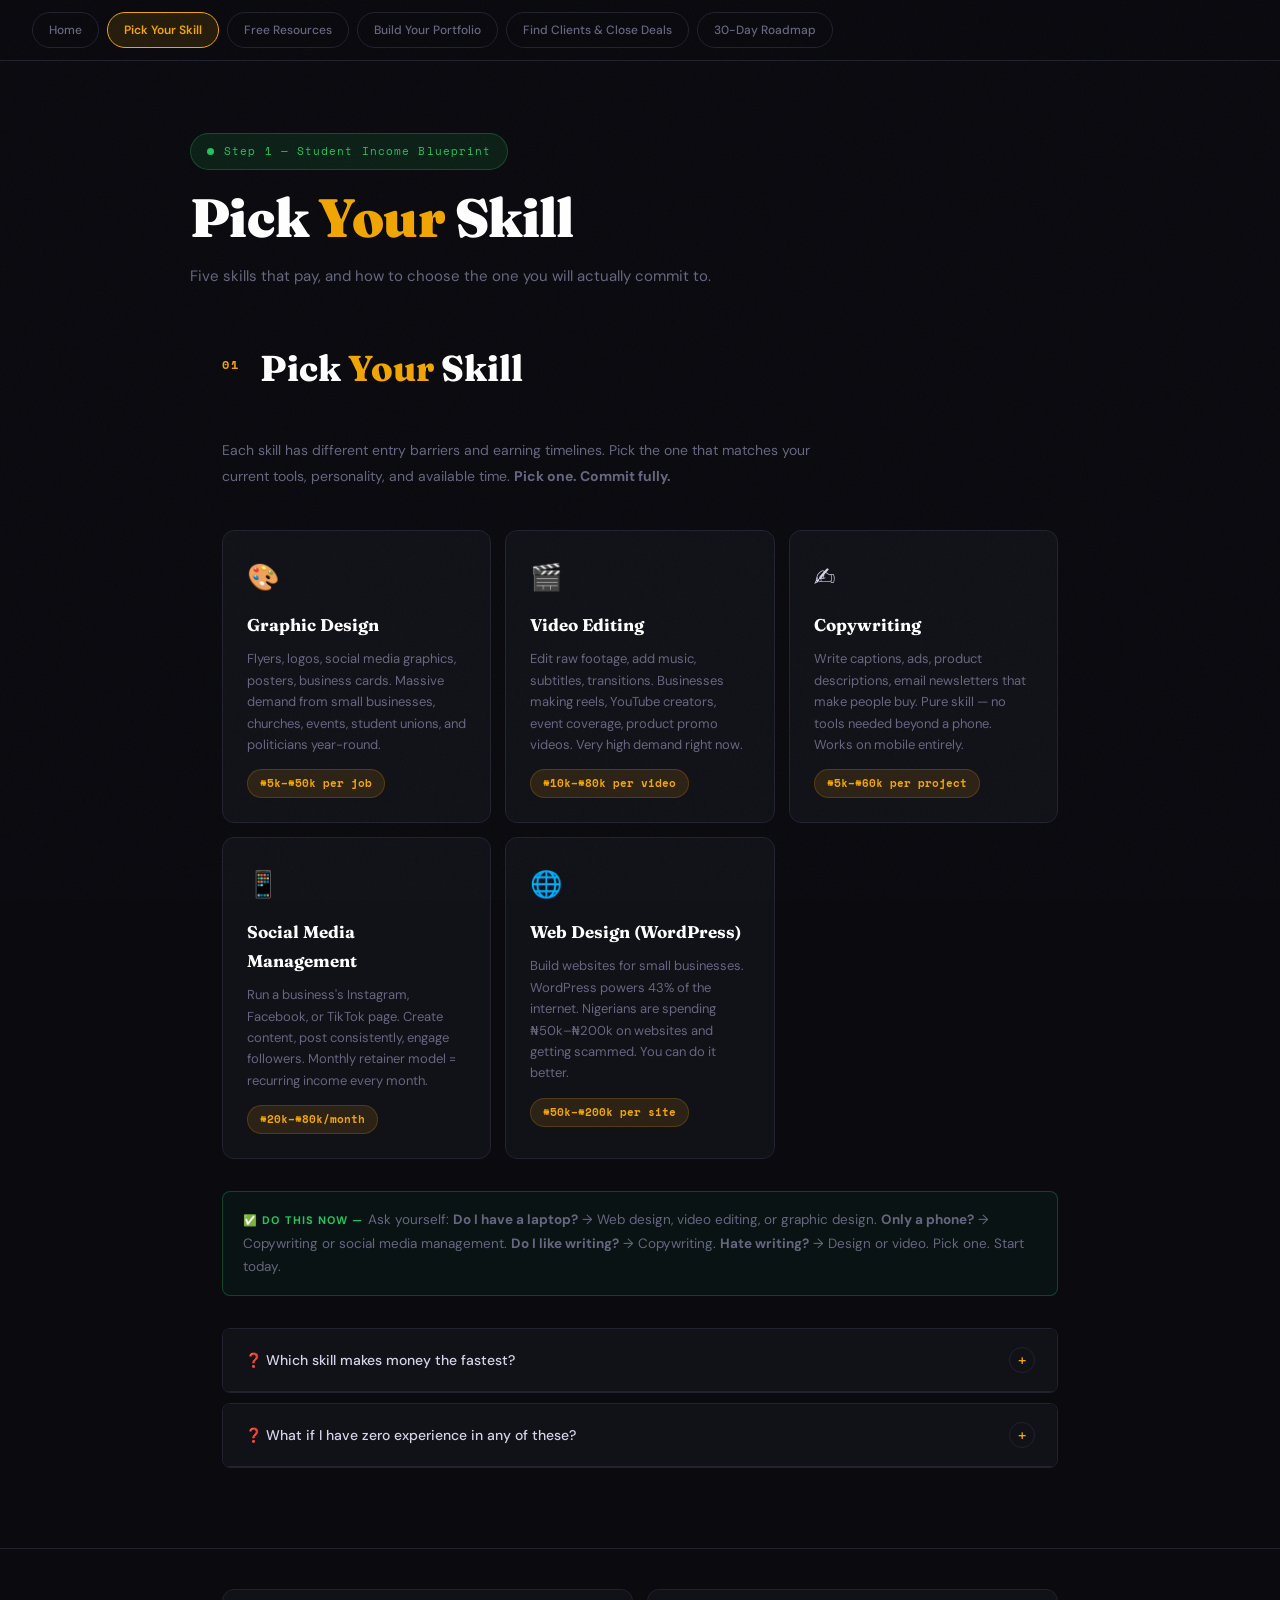
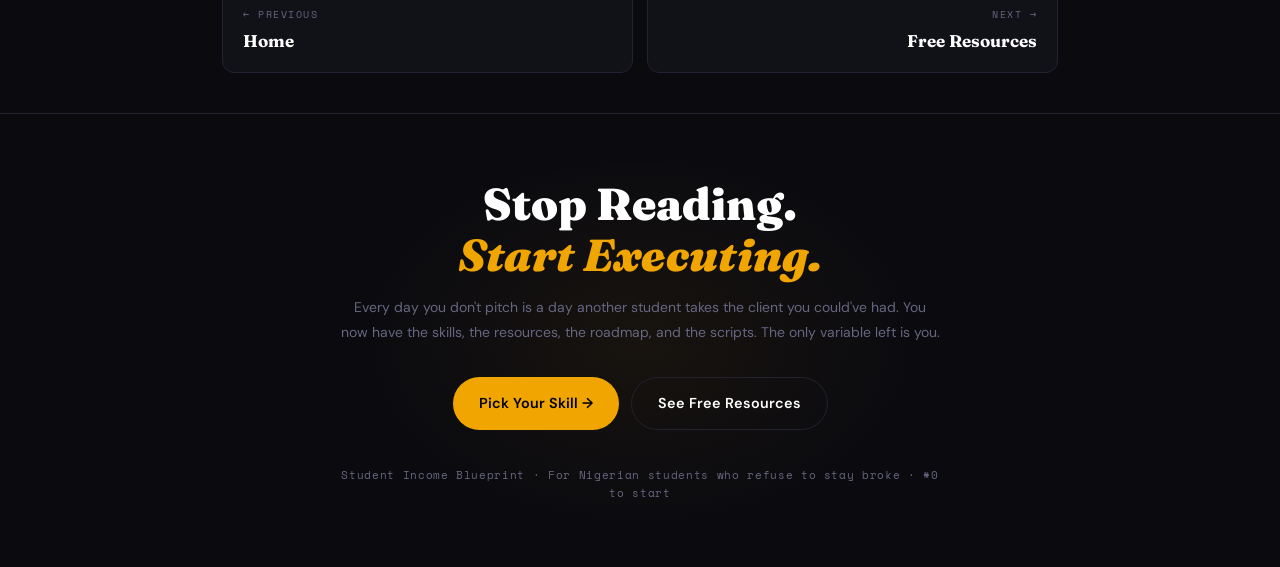
<file: pick-your-skill.html>
<!DOCTYPE html>
<html lang="en">
<head>
  <meta charset="UTF-8" />
  <meta name="viewport" content="width=device-width, initial-scale=1.0" />
  <meta name="description" content="Five digital skills Nigerian students can monetise, and how to choose the one that fits your tools, personality and time." />
  <title>Pick Your Skill — Student Income Blueprint</title>

  <link rel="preconnect" href="https://fonts.googleapis.com" />
  <link rel="preconnect" href="https://fonts.gstatic.com" crossorigin />
  <link href="https://fonts.googleapis.com/css2?family=Fraunces:ital,opsz,wght@0,9..144,400;0,9..144,600;0,9..144,700;0,9..144,900;1,9..144,400;1,9..144,700&family=DM+Sans:wght@300;400;500;600&family=Space+Mono:wght@400;700&display=swap" rel="stylesheet" />

  <link rel="stylesheet" href="styles.css" />
</head>
<body>

<a class="skip-link" href="#main">Skip to main content</a>
<div class="progress-bar" id="pb" role="progressbar" aria-label="Reading progress" aria-valuenow="0" aria-valuemin="0" aria-valuemax="100"></div>

<nav class="nav" id="stickyNav" aria-label="Main navigation">
  <a class="nav-pill" href="index.html">Home</a>
  <a class="nav-pill" href="pick-your-skill.html" aria-current="page">Pick Your Skill</a>
  <a class="nav-pill" href="free-resources.html">Free Resources</a>
  <a class="nav-pill" href="build-your-portfolio.html">Build Your Portfolio</a>
  <a class="nav-pill" href="find-clients.html">Find Clients &amp; Close Deals</a>
  <a class="nav-pill" href="roadmap.html">30-Day Roadmap</a>
</nav>

<header class="page-header">
  <div class="container">
    <div class="hero-tag"><span class="hero-tag-dot" aria-hidden="true"></span>Step 1 — Student Income Blueprint</div>
    <h1 class="page-title">Pick <span class="g">Your</span> Skill</h1>
    <p class="page-lead">Five skills that pay, and how to choose the one you will actually commit to.</p>
  </div>
</header>

<main id="main">

<!-- ── 01: PICK YOUR SKILL ───────────────────────────────────── -->
<section class="section reveal" id="s1" aria-labelledby="h-s1">
  <div class="container">
    <div class="section-header">
      <div class="section-num">01</div>
      <h2 class="section-title" id="h-s1">Pick <span class="g">Your</span> Skill</h2>
    </div>

    <p class="section-sub">Each skill has different entry barriers and earning timelines. Pick the one that matches your current tools, personality, and available time. <strong>Pick one. Commit fully.</strong></p>

    <div class="skill-grid" role="list">
      <article class="skill-card" role="listitem">
        <span class="skill-icon" aria-hidden="true">🎨</span>
        <div class="skill-name">Graphic Design</div>
        <div class="skill-desc">Flyers, logos, social media graphics, posters, business cards. Massive demand from small businesses, churches, events, student unions, and politicians year-round.</div>
        <div class="skill-earn" aria-label="5,000 to 50,000 Naira per job">₦5k–₦50k per job</div>
      </article>
      <article class="skill-card" role="listitem">
        <span class="skill-icon" aria-hidden="true">🎬</span>
        <div class="skill-name">Video Editing</div>
        <div class="skill-desc">Edit raw footage, add music, subtitles, transitions. Businesses making reels, YouTube creators, event coverage, product promo videos. Very high demand right now.</div>
        <div class="skill-earn" aria-label="10,000 to 80,000 Naira per video">₦10k–₦80k per video</div>
      </article>
      <article class="skill-card" role="listitem">
        <span class="skill-icon" aria-hidden="true">✍️</span>
        <div class="skill-name">Copywriting</div>
        <div class="skill-desc">Write captions, ads, product descriptions, email newsletters that make people buy. Pure skill — no tools needed beyond a phone. Works on mobile entirely.</div>
        <div class="skill-earn" aria-label="5,000 to 60,000 Naira per project">₦5k–₦60k per project</div>
      </article>
      <article class="skill-card" role="listitem">
        <span class="skill-icon" aria-hidden="true">📱</span>
        <div class="skill-name">Social Media Management</div>
        <div class="skill-desc">Run a business's Instagram, Facebook, or TikTok page. Create content, post consistently, engage followers. Monthly retainer model = recurring income every month.</div>
        <div class="skill-earn" aria-label="20,000 to 80,000 Naira per month">₦20k–₦80k/month</div>
      </article>
      <article class="skill-card" role="listitem">
        <span class="skill-icon" aria-hidden="true">🌐</span>
        <div class="skill-name">Web Design (WordPress)</div>
        <div class="skill-desc">Build websites for small businesses. WordPress powers 43% of the internet. Nigerians are spending ₦50k–₦200k on websites and getting scammed. You can do it better.</div>
        <div class="skill-earn" aria-label="50,000 to 200,000 Naira per site">₦50k–₦200k per site</div>
      </article>
    </div>

    <div class="callout action">
      Ask yourself: <strong>Do I have a laptop?</strong> → Web design, video editing, or graphic design. <strong>Only a phone?</strong> → Copywriting or social media management. <strong>Do I like writing?</strong> → Copywriting. <strong>Hate writing?</strong> → Design or video. Pick one. Start today.
    </div>

    <div class="qa-list" aria-label="Common questions about picking a skill">
      <div class="qa-item">
        <button class="qa-trigger" aria-expanded="false" aria-controls="qa-s1-1" id="qa-btn-s1-1">
          ❓ Which skill makes money the fastest?
          <span class="qa-icon" aria-hidden="true">+</span>
        </button>
        <div class="qa-body" id="qa-s1-1" role="region" aria-labelledby="qa-btn-s1-1">
          <div class="qa-body-inner">
            <strong>Graphic Design</strong> has the fastest pipeline — churches, student groups, shops, event organizers. With 2 weeks of practice you can charge for flyers. Copywriting is a close second because once you can write a converting caption, pitching is immediate. Social media management takes slightly longer because clients want to see proof before trusting you with their page.
          </div>
        </div>
      </div>
      <div class="qa-item">
        <button class="qa-trigger" aria-expanded="false" aria-controls="qa-s1-2" id="qa-btn-s1-2">
          ❓ What if I have zero experience in any of these?
          <span class="qa-icon" aria-hidden="true">+</span>
        </button>
        <div class="qa-body" id="qa-s1-2" role="region" aria-labelledby="qa-btn-s1-2">
          <div class="qa-body-inner">
            Perfect. Everyone starts at zero. The resources in Section 02 are specifically for beginners. You don't need any prior knowledge — just 1–2 hours daily. <strong>Graphic Design via Canva</strong> has the gentlest learning curve. You can be producing decent client-ready work in under 7 days.
          </div>
        </div>
      </div>
    </div>
  </div>
</section>

</main>

<div class="pager" aria-label="Page navigation">
  <a class="pager-prev" href="index.html" rel="prev"><span class="pager-dir">← Previous</span><span class="pager-name">Home</span></a>
  <a class="pager-next" href="free-resources.html" rel="next"><span class="pager-dir">Next →</span><span class="pager-name">Free Resources</span></a>
</div>

<footer>
  <div class="footer-inner">
    <div class="footer-title">Stop Reading.<br><em>Start Executing.</em></div>
    <p class="footer-sub">Every day you don't pitch is a day another student takes the client you could've had. You now have the skills, the resources, the roadmap, and the scripts. The only variable left is you.</p>
    <div style="display:flex; gap:12px; justify-content:center; flex-wrap:wrap;">
      <a href="pick-your-skill.html" class="btn btn-primary" aria-label="Go to Pick Your Skill page">Pick Your Skill →</a>
      <a href="free-resources.html" class="btn btn-ghost" aria-label="Go to Free Resources page">See Free Resources</a>
    </div>
    <p class="footer-note">Student Income Blueprint · For Nigerian students who refuse to stay broke · ₦0 to start</p>
  </div>
</footer>

<script src="main.js"></script>
</body>
</html>
</file>
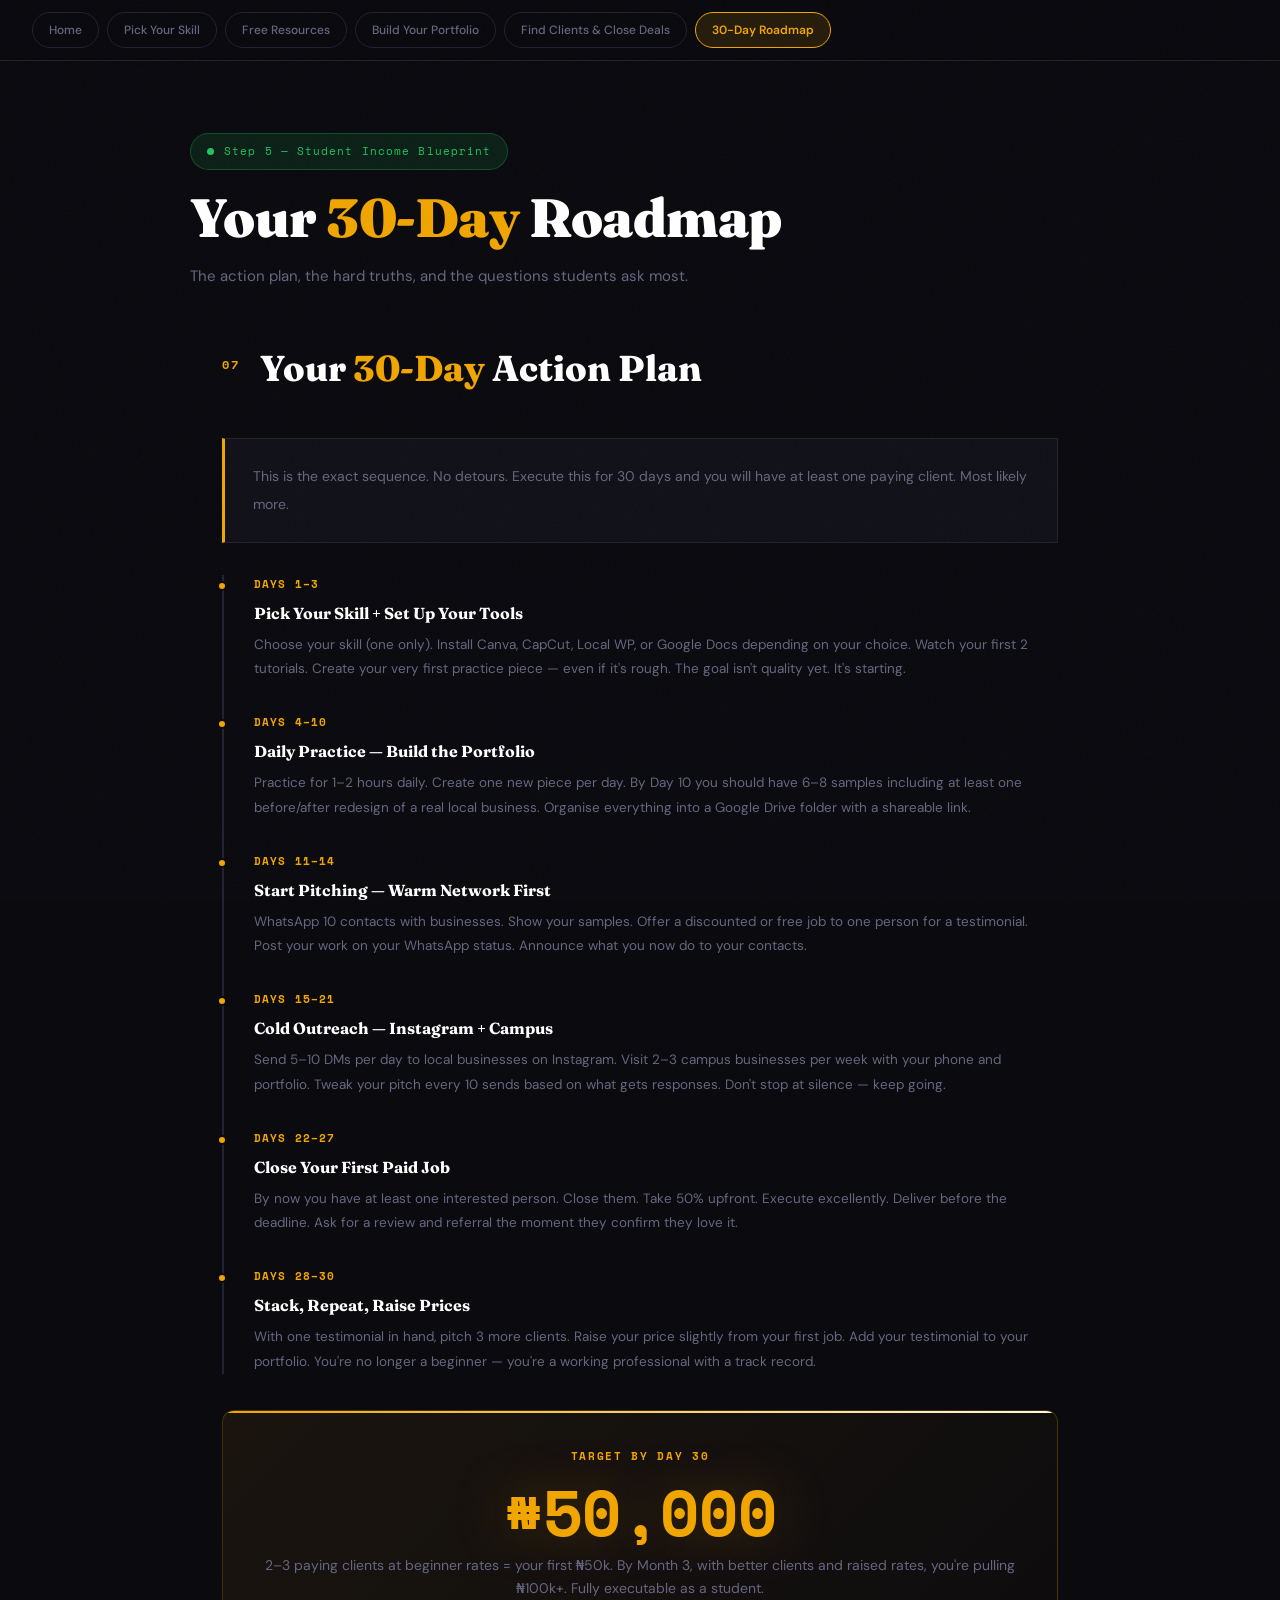
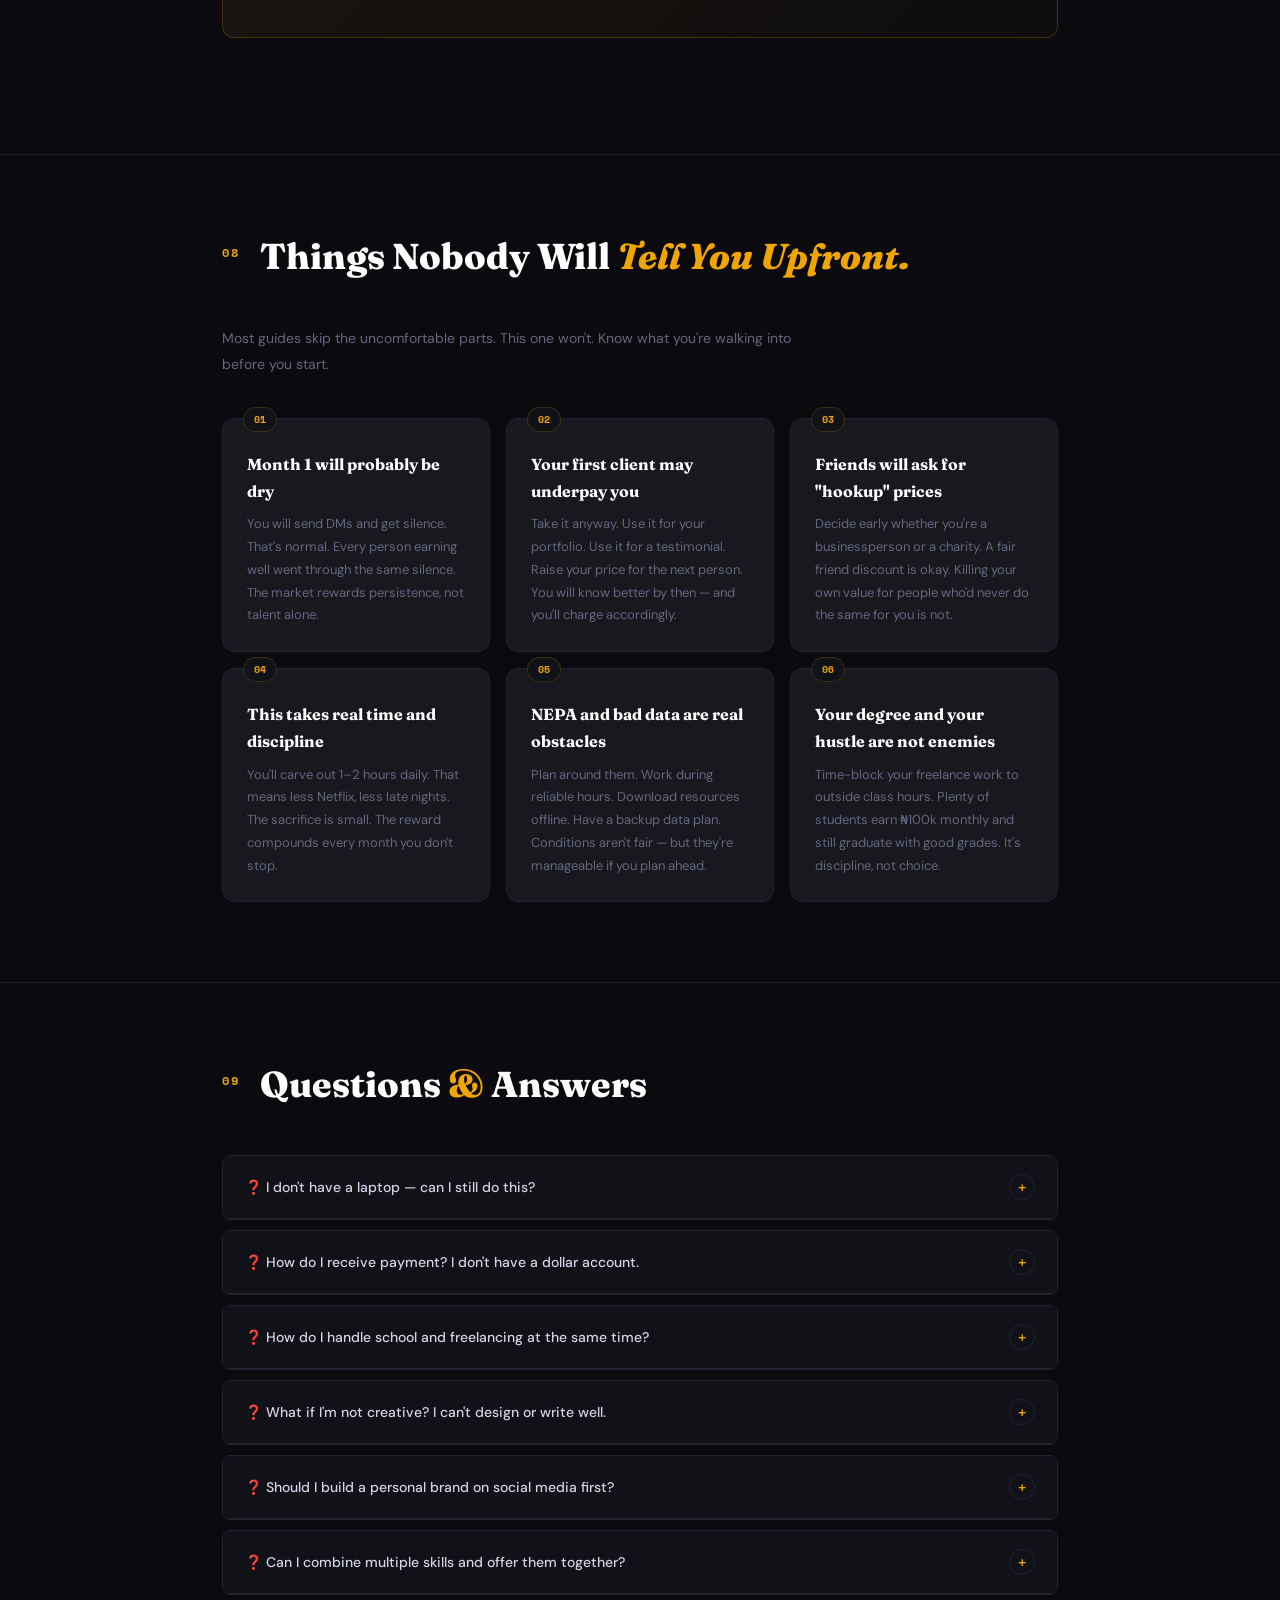
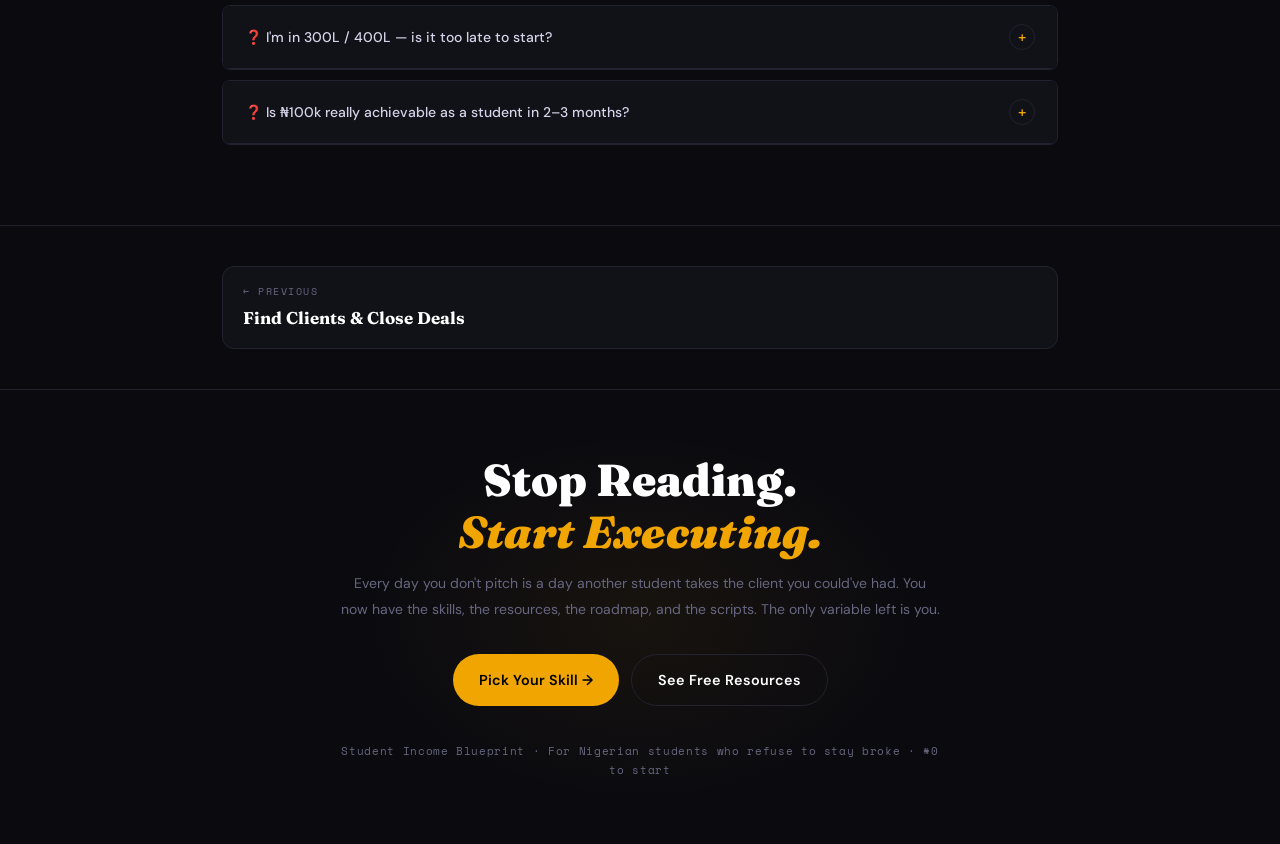
<file: roadmap.html>
<!DOCTYPE html>
<html lang="en">
<head>
  <meta charset="UTF-8" />
  <meta name="viewport" content="width=device-width, initial-scale=1.0" />
  <meta name="description" content="A 30-day action plan to your first payment, the hard truths nobody tells you upfront, and answers to common questions." />
  <title>30-Day Roadmap — Student Income Blueprint</title>

  <link rel="preconnect" href="https://fonts.googleapis.com" />
  <link rel="preconnect" href="https://fonts.gstatic.com" crossorigin />
  <link href="https://fonts.googleapis.com/css2?family=Fraunces:ital,opsz,wght@0,9..144,400;0,9..144,600;0,9..144,700;0,9..144,900;1,9..144,400;1,9..144,700&family=DM+Sans:wght@300;400;500;600&family=Space+Mono:wght@400;700&display=swap" rel="stylesheet" />

  <link rel="stylesheet" href="styles.css" />
</head>
<body>

<a class="skip-link" href="#main">Skip to main content</a>
<div class="progress-bar" id="pb" role="progressbar" aria-label="Reading progress" aria-valuenow="0" aria-valuemin="0" aria-valuemax="100"></div>

<nav class="nav" id="stickyNav" aria-label="Main navigation">
  <a class="nav-pill" href="index.html">Home</a>
  <a class="nav-pill" href="pick-your-skill.html">Pick Your Skill</a>
  <a class="nav-pill" href="free-resources.html">Free Resources</a>
  <a class="nav-pill" href="build-your-portfolio.html">Build Your Portfolio</a>
  <a class="nav-pill" href="find-clients.html">Find Clients &amp; Close Deals</a>
  <a class="nav-pill" href="roadmap.html" aria-current="page">30-Day Roadmap</a>
</nav>

<header class="page-header">
  <div class="container">
    <div class="hero-tag"><span class="hero-tag-dot" aria-hidden="true"></span>Step 5 — Student Income Blueprint</div>
    <h1 class="page-title">Your <span class="g">30-Day</span> Roadmap</h1>
    <p class="page-lead">The action plan, the hard truths, and the questions students ask most.</p>
  </div>
</header>

<main id="main">

<!-- ── 07: 30-DAY PLAN ────────────────────────────────────────── -->
<section class="section reveal" id="s7" aria-labelledby="h-s7">
  <div class="container">
    <div class="section-header">
      <div class="section-num">07</div>
      <h2 class="section-title" id="h-s7">Your <span class="g">30-Day</span> Action Plan</h2>
    </div>

    <div class="intro-block">
      This is the exact sequence. No detours. Execute this for 30 days and you will have at least one paying client. Most likely more.
    </div>

    <div class="timeline" aria-label="30-day execution timeline">
      <div class="tl-item">
        <div class="tl-week">Days 1–3</div>
        <div class="tl-title">Pick Your Skill + Set Up Your Tools</div>
        <div class="tl-body">Choose your skill (one only). Install Canva, CapCut, Local WP, or Google Docs depending on your choice. Watch your first 2 tutorials. Create your very first practice piece — even if it's rough. The goal isn't quality yet. It's starting.</div>
      </div>
      <div class="tl-item">
        <div class="tl-week">Days 4–10</div>
        <div class="tl-title">Daily Practice — Build the Portfolio</div>
        <div class="tl-body">Practice for 1–2 hours daily. Create one new piece per day. By Day 10 you should have 6–8 samples including at least one before/after redesign of a real local business. Organise everything into a Google Drive folder with a shareable link.</div>
      </div>
      <div class="tl-item">
        <div class="tl-week">Days 11–14</div>
        <div class="tl-title">Start Pitching — Warm Network First</div>
        <div class="tl-body">WhatsApp 10 contacts with businesses. Show your samples. Offer a discounted or free job to one person for a testimonial. Post your work on your WhatsApp status. Announce what you now do to your contacts.</div>
      </div>
      <div class="tl-item">
        <div class="tl-week">Days 15–21</div>
        <div class="tl-title">Cold Outreach — Instagram + Campus</div>
        <div class="tl-body">Send 5–10 DMs per day to local businesses on Instagram. Visit 2–3 campus businesses per week with your phone and portfolio. Tweak your pitch every 10 sends based on what gets responses. Don't stop at silence — keep going.</div>
      </div>
      <div class="tl-item">
        <div class="tl-week">Days 22–27</div>
        <div class="tl-title">Close Your First Paid Job</div>
        <div class="tl-body">By now you have at least one interested person. Close them. Take 50% upfront. Execute excellently. Deliver before the deadline. Ask for a review and referral the moment they confirm they love it.</div>
      </div>
      <div class="tl-item">
        <div class="tl-week">Days 28–30</div>
        <div class="tl-title">Stack, Repeat, Raise Prices</div>
        <div class="tl-body">With one testimonial in hand, pitch 3 more clients. Raise your price slightly from your first job. Add your testimonial to your portfolio. You're no longer a beginner — you're a working professional with a track record.</div>
      </div>
    </div>

    <div class="milestone" aria-label="30-day income target">
      <div class="milestone-label">Target by Day 30</div>
      <div class="milestone-num" aria-label="50,000 Naira">₦50,000</div>
      <div class="milestone-desc">2–3 paying clients at beginner rates = your first ₦50k. By Month 3, with better clients and raised rates, you're pulling ₦100k+. Fully executable as a student.</div>
    </div>
  </div>
</section>

<!-- ── 08: HARD TRUTHS ────────────────────────────────────────── -->
<section class="section reveal" id="s8" aria-labelledby="h-s8">
  <div class="container">
    <div class="section-header">
      <div class="section-num">08</div>
      <h2 class="section-title" id="h-s8">Things Nobody Will <span class="g i">Tell You Upfront.</span></h2>
    </div>

    <p class="section-sub">Most guides skip the uncomfortable parts. This one won't. Know what you're walking into before you start.</p>

    <div class="truths-grid" role="list">
      <div class="truth-card" data-n="01" role="listitem">
        <h3>Month 1 will probably be dry</h3>
        <p>You will send DMs and get silence. That's normal. Every person earning well went through the same silence. The market rewards persistence, not talent alone.</p>
      </div>
      <div class="truth-card" data-n="02" role="listitem">
        <h3>Your first client may underpay you</h3>
        <p>Take it anyway. Use it for your portfolio. Use it for a testimonial. Raise your price for the next person. You will know better by then — and you'll charge accordingly.</p>
      </div>
      <div class="truth-card" data-n="03" role="listitem">
        <h3>Friends will ask for "hookup" prices</h3>
        <p>Decide early whether you're a businessperson or a charity. A fair friend discount is okay. Killing your own value for people who'd never do the same for you is not.</p>
      </div>
      <div class="truth-card" data-n="04" role="listitem">
        <h3>This takes real time and discipline</h3>
        <p>You'll carve out 1–2 hours daily. That means less Netflix, less late nights. The sacrifice is small. The reward compounds every month you don't stop.</p>
      </div>
      <div class="truth-card" data-n="05" role="listitem">
        <h3>NEPA and bad data are real obstacles</h3>
        <p>Plan around them. Work during reliable hours. Download resources offline. Have a backup data plan. Conditions aren't fair — but they're manageable if you plan ahead.</p>
      </div>
      <div class="truth-card" data-n="06" role="listitem">
        <h3>Your degree and your hustle are not enemies</h3>
        <p>Time-block your freelance work to outside class hours. Plenty of students earn ₦100k monthly and still graduate with good grades. It's discipline, not choice.</p>
      </div>
    </div>
  </div>
</section>

<!-- ── 09: FAQ ─────────────────────────────────────────────────── -->
<section class="section reveal" id="s9" aria-labelledby="h-s9">
  <div class="container">
    <div class="section-header">
      <div class="section-num">09</div>
      <h2 class="section-title" id="h-s9">Questions <span class="g">&</span> Answers</h2>
    </div>

    <div class="qa-list" aria-label="Frequently asked questions">

      <div class="qa-item">
        <button class="qa-trigger" aria-expanded="false" aria-controls="faq-1" id="faq-btn-1">
          ❓ I don't have a laptop — can I still do this?
          <span class="qa-icon" aria-hidden="true">+</span>
        </button>
        <div class="qa-body" id="faq-1" role="region" aria-labelledby="faq-btn-1">
          <div class="qa-body-inner">
            <strong>Yes.</strong> Canva works on mobile with nearly full functionality. CapCut is a complete mobile video editor. Copywriting needs nothing but Google Docs on your phone. Social media management is 100% mobile-friendly. A laptop gives you an edge for web design and advanced editing — but it is not a requirement to start earning this week.
          </div>
        </div>
      </div>

      <div class="qa-item">
        <button class="qa-trigger" aria-expanded="false" aria-controls="faq-2" id="faq-btn-2">
          ❓ How do I receive payment? I don't have a dollar account.
          <span class="qa-icon" aria-hidden="true">+</span>
        </button>
        <div class="qa-body" id="faq-2" role="region" aria-labelledby="faq-btn-2">
          <div class="qa-body-inner">
            For Nigerian clients — just use your bank account, Opay, Moniepoint, or PalmPay. For international clients later: get a Grey, Chipper Cash, or Payoneer account. <strong>But start local first.</strong> Nigeria has more than enough paying clients who will transfer to your GTB account without any complications.
          </div>
        </div>
      </div>

      <div class="qa-item">
        <button class="qa-trigger" aria-expanded="false" aria-controls="faq-3" id="faq-btn-3">
          ❓ How do I handle school and freelancing at the same time?
          <span class="qa-icon" aria-hidden="true">+</span>
        </button>
        <div class="qa-body" id="faq-3" role="region" aria-labelledby="faq-btn-3">
          <div class="qa-body-inner">
            1–2 hours per day is enough in the learning phase. Once you're earning, control your client load — don't take more than you can handle alongside school. Set realistic turnaround times (48–72 hours) with early clients. Use weekends for client work, weekdays for pitching and learning. Many students earning ₦100k/month are still getting good grades.
          </div>
        </div>
      </div>

      <div class="qa-item">
        <button class="qa-trigger" aria-expanded="false" aria-controls="faq-4" id="faq-btn-4">
          ❓ What if I'm not creative? I can't design or write well.
          <span class="qa-icon" aria-hidden="true">+</span>
        </button>
        <div class="qa-body" id="faq-4" role="region" aria-labelledby="faq-btn-4">
          <div class="qa-body-inner">
            Creativity is mostly a skill, not a gift. Design has rules you can learn — hierarchy, contrast, alignment, color theory. Copy has frameworks — AIDA, PAS, before/after/bridge. Study what works, copy the structure (not the content). With consistent practice, your eye and instincts develop fast. Most working designers were not "born creative."
          </div>
        </div>
      </div>

      <div class="qa-item">
        <button class="qa-trigger" aria-expanded="false" aria-controls="faq-5" id="faq-btn-5">
          ❓ Should I build a personal brand on social media first?
          <span class="qa-icon" aria-hidden="true">+</span>
        </button>
        <div class="qa-body" id="faq-5" role="region" aria-labelledby="faq-btn-5">
          <div class="qa-body-inner">
            <strong>No. Get clients first.</strong> Building an audience takes months. Getting your first client through direct outreach can happen in 2 weeks. Build a personal brand in parallel — but never as a prerequisite to making money. Money first. Audience after. Don't let "I'm still building my page" be an excuse to not pitch this week.
          </div>
        </div>
      </div>

      <div class="qa-item">
        <button class="qa-trigger" aria-expanded="false" aria-controls="faq-6" id="faq-btn-6">
          ❓ Can I combine multiple skills and offer them together?
          <span class="qa-icon" aria-hidden="true">+</span>
        </button>
        <div class="qa-body" id="faq-6" role="region" aria-labelledby="faq-btn-6">
          <div class="qa-body-inner">
            Yes — once you're solid in your first skill. A designer who can also manage social media pages becomes more valuable. A video editor who writes scripts commands higher rates. Build deep in one skill first (Months 1–2), then start layering a second complementary skill (Month 3+). Combined skills = higher prices + less competition.
          </div>
        </div>
      </div>

      <div class="qa-item">
        <button class="qa-trigger" aria-expanded="false" aria-controls="faq-7" id="faq-btn-7">
          ❓ I'm in 300L / 400L — is it too late to start?
          <span class="qa-icon" aria-hidden="true">+</span>
        </button>
        <div class="qa-body" id="faq-7" role="region" aria-labelledby="faq-btn-7">
          <div class="qa-body-inner">
            The best time to start was 200L. The second best time is today. Final-year students who start often do better because they have more urgency, better communication, and stronger follow-through. <strong>There is no "too late" as long as you're still breathing.</strong>
          </div>
        </div>
      </div>

      <div class="qa-item">
        <button class="qa-trigger" aria-expanded="false" aria-controls="faq-8" id="faq-btn-8">
          ❓ Is ₦100k really achievable as a student in 2–3 months?
          <span class="qa-icon" aria-hidden="true">+</span>
        </button>
        <div class="qa-body" id="faq-8" role="region" aria-labelledby="faq-btn-8">
          <div class="qa-body-inner">
            <strong>Yes — but only if you actually execute.</strong> ₦100k/month = 2 website projects, or 2–3 social media management clients, or 4–6 design/editing jobs. That's not fantasy — it's a math problem with achievable numbers. The bottleneck is almost never the skill. It's the willingness to pitch. Students who don't hit the target usually spent 3 weeks "still learning" and never sent a single DM. <strong>Start pitching by Day 14 — no matter what.</strong>
          </div>
        </div>
      </div>

    </div>
  </div>
</section>

</main>

<div class="pager" aria-label="Page navigation">
  <a class="pager-prev" href="find-clients.html" rel="prev"><span class="pager-dir">← Previous</span><span class="pager-name">Find Clients &amp; Close Deals</span></a>
</div>

<footer>
  <div class="footer-inner">
    <div class="footer-title">Stop Reading.<br><em>Start Executing.</em></div>
    <p class="footer-sub">Every day you don't pitch is a day another student takes the client you could've had. You now have the skills, the resources, the roadmap, and the scripts. The only variable left is you.</p>
    <div style="display:flex; gap:12px; justify-content:center; flex-wrap:wrap;">
      <a href="pick-your-skill.html" class="btn btn-primary" aria-label="Go to Pick Your Skill page">Pick Your Skill →</a>
      <a href="free-resources.html" class="btn btn-ghost" aria-label="Go to Free Resources page">See Free Resources</a>
    </div>
    <p class="footer-note">Student Income Blueprint · For Nigerian students who refuse to stay broke · ₦0 to start</p>
  </div>
</footer>

<script src="main.js"></script>
</body>
</html>
</file>
<file: styles.css>
/* ─── RESET ────────────────────────────────────────────────── */
*, *::before, *::after { box-sizing: border-box; margin: 0; padding: 0; }

:root {
  --bg:         #0a0a0f;
  --surface:    #111118;
  --surface2:   #18181f;
  --border:     rgba(255,255,255,0.08);
  --border2:    #222230;
  --gold:       #f0a500;
  --gold-dim:   rgba(240,165,0,0.12);
  --gold-glow:  rgba(240,165,0,0.18);
  --green:      #22c55e;
  --green-dim:  rgba(34,197,94,0.12);
  --red:        #ef4444;
  --yellow:     #f59e0b;
  --blue:       #3b82f6;
  --white:      #ffffff;
  --off-white:  #e8e8f0;
  --muted:      #666680;
  --text:       #d4d4e8;
  --font-d:     'Fraunces', Georgia, serif;
  --font-b:     'DM Sans', system-ui, sans-serif;
  --font-m:     'Space Mono', monospace;
  --ease:       cubic-bezier(0.22, 1, 0.36, 1);
  --r:          12px;
  --r-sm:       8px;
}

html { scroll-behavior: smooth; -webkit-text-size-adjust: 100%; }

body {
  font-family: var(--font-b);
  background: var(--bg);
  color: var(--text);
  line-height: 1.7;
  font-size: 15px;
  overflow-x: hidden;
  -webkit-font-smoothing: antialiased;
}

/* Noise texture overlay */
body::before {
  content: '';
  position: fixed;
  inset: 0;
  background-image: url("data:image/svg+xml,%3Csvg viewBox='0 0 512 512' xmlns='http://www.w3.org/2000/svg'%3E%3Cfilter id='n'%3E%3CfeTurbulence type='fractalNoise' baseFrequency='0.75' numOctaves='4' stitchTiles='stitch'/%3E%3C/filter%3E%3Crect width='100%25' height='100%25' filter='url(%23n)' opacity='1'/%3E%3C/svg%3E");
  opacity: 0.022;
  pointer-events: none;
  z-index: 9999;
}

::selection { background: var(--gold); color: #000; }
:focus-visible { outline: 2px solid var(--gold); outline-offset: 3px; border-radius: 4px; }

h1, h2, h3, h4 { font-family: var(--font-d); }
a { color: var(--gold); text-decoration: none; }
a:hover { text-decoration: underline; }

/* ─── SKIP LINK ─────────────────────────────────────────────── */
.skip-link {
  position: absolute; top: -100%; left: 1rem;
  padding: .5rem 1rem; background: var(--gold); color: #000;
  font-weight: 600; border-radius: 0 0 var(--r-sm) var(--r-sm);
  z-index: 9998; transition: top .2s; text-decoration: none;
}
.skip-link:focus { top: 0; }

/* ─── PROGRESS BAR ──────────────────────────────────────────── */
.progress-bar {
  position: fixed; top: 0; left: 0; height: 3px; width: 0%;
  background: linear-gradient(90deg, var(--gold), #ffe5a0);
  z-index: 1001; transition: width .1s linear; will-change: width;
}

/* ─── STICKY NAV ────────────────────────────────────────────── */
.nav {
  position: sticky; top: 0; z-index: 100;
  background: rgba(10,10,15,0.96);
  backdrop-filter: blur(16px);
  -webkit-backdrop-filter: blur(16px);
  border-bottom: 1px solid var(--border2);
  padding: 12px 32px;
  display: flex; gap: 8px; overflow-x: auto;
  scrollbar-width: none;
}
.nav::-webkit-scrollbar { display: none; }

.nav-pill {
  flex-shrink: 0;
  padding: 7px 16px;
  border: 1px solid var(--border2);
  border-radius: 999px;
  font-family: var(--font-b);
  font-size: 12px; font-weight: 500;
  color: var(--muted); cursor: pointer;
  transition: all .2s; background: none;
  min-height: 34px; touch-action: manipulation;
  display: inline-flex; align-items: center; white-space: nowrap; text-decoration: none;
}
.nav-pill:hover, .nav-pill.active, .nav-pill[aria-current="page"] {
  border-color: var(--gold);
  color: var(--gold);
  background: var(--gold-dim);
}

/* ─── LAYOUT ────────────────────────────────────────────────── */
.container { max-width: 900px; margin-inline: auto; padding-inline: 32px; }

.section {
  padding: 80px 0;
  border-bottom: 1px solid var(--border2);
}

.section-header {
  display: flex; align-items: flex-start;
  gap: 20px; margin-bottom: 48px;
}

.section-num {
  font-family: var(--font-m); font-size: 12px; font-weight: 700;
  color: var(--gold); letter-spacing: .15em; margin-top: 8px;
  flex-shrink: 0; text-transform: uppercase;
}

.section-title {
  font-size: clamp(22px, 4vw, 36px);
  font-weight: 800; line-height: 1.2;
  color: var(--white);
}
.section-title .g { color: var(--gold); }
.section-title .i { font-style: italic; }

.section-sub {
  font-size: 14px; color: var(--muted);
  max-width: 600px; line-height: 1.85; margin-bottom: 40px;
}

/* ─── HERO ──────────────────────────────────────────────────── */
#hero {
  min-height: 100svh; display: flex; flex-direction: column;
  justify-content: center;
  padding: 100px 32px 72px;
  position: relative; overflow: hidden;
  border-bottom: 1px solid var(--border2);
}

#hero::before {
  content: '₦';
  position: absolute; right: -40px; bottom: -80px;
  font-family: var(--font-d); font-size: 520px; font-weight: 900;
  color: var(--gold); opacity: 0.03; pointer-events: none; line-height: 1;
}

#hero::after {
  content: '';
  position: absolute; top: -20%; right: -15%;
  width: 55vw; height: 55vw;
  background: radial-gradient(circle, rgba(240,165,0,0.06) 0%, transparent 65%);
  border-radius: 50%; pointer-events: none;
}

.hero-tag {
  display: inline-flex; align-items: center; gap: 10px;
  background: var(--green-dim); border: 1px solid rgba(34,197,94,0.28);
  color: var(--green); font-family: var(--font-m); font-size: 11px;
  letter-spacing: .1em; padding: 8px 16px; border-radius: 50px;
  margin-bottom: 32px; width: fit-content;
}
.hero-tag-dot {
  width: 7px; height: 7px; border-radius: 50%;
  background: var(--green); animation: pulse-dot 1.5s ease-in-out infinite;
}

.hero-h1 {
  font-size: clamp(2.4rem, 6.5vw, 5rem);
  font-weight: 900; line-height: 1.06;
  letter-spacing: -.025em; color: var(--white);
  max-width: 840px; margin-bottom: 10px;
}

.hero-price {
  display: block;
  font-family: var(--font-m); font-size: clamp(2.8rem, 8vw, 6.5rem);
  font-weight: 700; color: var(--gold); line-height: 1;
  letter-spacing: -.03em; margin-bottom: 10px;
  text-shadow: 0 0 80px rgba(240,165,0,0.25);
}

.hero-tagline {
  font-family: var(--font-d); font-size: clamp(1.2rem, 2.5vw, 1.7rem);
  font-weight: 400; font-style: italic;
  color: var(--muted); margin-bottom: 24px;
}

.hero-sub {
  font-size: 15px; color: var(--muted);
  max-width: 580px; margin-bottom: 48px; font-weight: 300; line-height: 1.85;
}
.hero-sub strong { color: var(--text); font-weight: 500; }

.hero-stats {
  display: flex; gap: 32px; flex-wrap: wrap; margin-bottom: 56px;
}

.stat {
  border-left: 2px solid var(--gold); padding-left: 16px;
}
.stat-num {
  font-family: var(--font-m); font-size: 1.5rem; font-weight: 700;
  color: var(--gold); line-height: 1;
}
.stat-label {
  font-size: 11px; color: var(--muted); letter-spacing: .04em; margin-top: 4px;
}

.hero-btns { display: flex; flex-wrap: wrap; gap: 12px; }

.btn {
  display: inline-flex; align-items: center; gap: 8px;
  font-family: var(--font-b); font-size: .9rem; font-weight: 600;
  padding: 13px 26px; border-radius: 50px; cursor: pointer;
  text-decoration: none; border: none;
  transition: all .25s var(--ease); touch-action: manipulation; min-height: 46px;
}
.btn-primary { background: var(--gold); color: #000; }
.btn-primary:hover {
  background: #ffc027; transform: translateY(-2px);
  box-shadow: 0 8px 28px rgba(240,165,0,0.32);
  text-decoration: none;
}
.btn-ghost { background: transparent; color: var(--white); border: 1px solid var(--border2); }
.btn-ghost:hover { border-color: rgba(255,255,255,.25); background: rgba(255,255,255,.05); text-decoration: none; }

/* ─── INTRO BLOCK ───────────────────────────────────────────── */
.intro-block {
  background: var(--surface);
  border: 1px solid var(--border2);
  border-left: 3px solid var(--gold);
  padding: 24px 28px; margin-bottom: 32px;
  font-size: 14px; line-height: 1.95; color: var(--muted);
}
.intro-block strong { color: var(--text); }

/* ─── CALLOUT BOXES ─────────────────────────────────────────── */
.callout {
  border: 1px solid; padding: 16px 20px;
  margin: 20px 0; font-size: 13.5px; line-height: 1.75;
  border-radius: var(--r-sm);
}
.callout.tip {
  border-color: rgba(240,165,0,.28); background: rgba(240,165,0,.05); color: var(--muted);
}
.callout.tip::before {
  content: '💡 TIP — '; color: var(--gold); font-weight: 700; font-size: 11px; letter-spacing: .1em;
}
.callout.warn {
  border-color: rgba(245,158,11,.28); background: rgba(245,158,11,.05); color: var(--muted);
}
.callout.warn::before {
  content: '⚠️ WATCH OUT — '; color: var(--yellow); font-weight: 700; font-size: 11px; letter-spacing: .1em;
}
.callout.action {
  border-color: rgba(34,197,94,.28); background: rgba(34,197,94,.05); color: var(--muted);
}
.callout.action::before {
  content: '✅ DO THIS NOW — '; color: var(--green); font-weight: 700; font-size: 11px; letter-spacing: .1em;
}

/* ─── SKILL GRID ────────────────────────────────────────────── */
.skill-grid {
  display: grid; grid-template-columns: repeat(auto-fit, minmax(260px, 1fr));
  gap: 14px; margin-bottom: 32px;
}

.skill-card {
  background: var(--surface); border: 1px solid var(--border2);
  padding: 24px; cursor: default; transition: all .25s var(--ease);
  position: relative; overflow: hidden; border-radius: var(--r);
}
.skill-card::before {
  content: ''; position: absolute; inset: 0;
  background: linear-gradient(135deg, var(--gold-dim) 0%, transparent 60%);
  opacity: 0; transition: opacity .3s; border-radius: var(--r);
}
.skill-card:hover { border-color: rgba(240,165,0,.3); transform: translateY(-2px); }
.skill-card:hover::before { opacity: 1; }

.skill-icon { font-size: 26px; margin-bottom: 12px; display: block; }
.skill-name {
  font-family: var(--font-d); font-size: 17px; font-weight: 700;
  color: var(--white); margin-bottom: 8px;
}
.skill-desc { font-size: 13px; color: var(--muted); line-height: 1.65; }
.skill-earn {
  margin-top: 14px; display: inline-block;
  background: var(--gold-dim); color: var(--gold);
  font-family: var(--font-m); font-size: 11px; font-weight: 700;
  padding: 4px 12px; border-radius: 50px;
  border: 1px solid rgba(240,165,0,.2);
}

/* ─── RESOURCE TABLES ───────────────────────────────────────── */
.resource-block {
  margin: 36px 0;
}

.resource-skill-title {
  display: flex; align-items: center; gap: 12px;
  font-family: var(--font-d); font-size: 18px; font-weight: 700;
  color: var(--white); margin-bottom: 16px; padding-bottom: 12px;
  border-bottom: 1px solid var(--border2);
}

.resource-skill-title .emoji { font-size: 22px; }

.resources {
  width: 100%; border-collapse: collapse; margin-bottom: 8px; font-size: 13px;
}
.resources th {
  text-align: left; font-family: var(--font-m);
  font-size: 10px; font-weight: 700; letter-spacing: .15em;
  text-transform: uppercase; color: var(--muted);
  padding: 10px 14px; border-bottom: 1px solid var(--border2);
}
.resources td {
  padding: 12px 14px; border-bottom: 1px solid rgba(255,255,255,.04);
  color: var(--muted); vertical-align: top; line-height: 1.55;
}
.resources tr:hover td { background: rgba(255,255,255,.02); }
.resources td:first-child { color: var(--text); font-weight: 500; }
.resources td:last-child { font-size: 12.5px; }

.tag {
  display: inline-block; padding: 3px 9px; font-size: 10px;
  font-family: var(--font-m); font-weight: 700; letter-spacing: .06em;
  border-radius: 50px; white-space: nowrap;
}
.tag.free    { background: rgba(34,197,94,.12);  color: var(--green); border: 1px solid rgba(34,197,94,.2); }
.tag.youtube { background: rgba(255,80,80,.12);   color: #ff8080;      border: 1px solid rgba(255,80,80,.2); }
.tag.paid    { background: rgba(245,158,11,.12);  color: var(--yellow); border: 1px solid rgba(245,158,11,.2); }
.tag.cert    { background: rgba(59,130,246,.12);  color: #7ab3ff;      border: 1px solid rgba(59,130,246,.2); }
.tag.tool    { background: rgba(168,85,247,.12);  color: #c084fc;      border: 1px solid rgba(168,85,247,.2); }

.resource-tip {
  font-family: var(--font-m); font-size: 11px; letter-spacing: .08em;
  color: var(--muted); padding: 10px 14px;
  background: rgba(255,255,255,.02); border-radius: 0 0 var(--r-sm) var(--r-sm);
  border: 1px solid var(--border2); border-top: none; margin-top: -1px;
}

/* ─── STEPS ─────────────────────────────────────────────────── */
.steps { display: flex; flex-direction: column; }

.step {
  display: flex; gap: 22px;
  padding: 28px 0; border-bottom: 1px solid var(--border2);
}
.step:last-child { border-bottom: none; }

.step-left {
  display: flex; flex-direction: column;
  align-items: center; flex-shrink: 0; width: 38px;
}

.step-dot {
  width: 38px; height: 38px; border-radius: 50%;
  background: var(--gold); color: #000;
  font-family: var(--font-m); font-weight: 700; font-size: 13px;
  display: flex; align-items: center; justify-content: center; flex-shrink: 0;
}

.step-line {
  width: 1px; flex: 1; background: var(--border2); margin-top: 8px; min-height: 32px;
}
.step:last-child .step-line { display: none; }

.step-content { flex: 1; padding-top: 6px; }

.step-title {
  font-family: var(--font-d); font-size: 17px; font-weight: 700;
  color: var(--white); margin-bottom: 10px; line-height: 1.3;
}
.step-body { color: var(--muted); font-size: 13.5px; line-height: 1.85; margin-bottom: 14px; }

/* ─── SCRIPT BOX ────────────────────────────────────────────── */
.script-box {
  background: var(--surface2); border: 1px solid var(--border2);
  border-left: 3px solid var(--green);
  padding: 22px 26px; margin: 18px 0;
  font-size: 13.5px; line-height: 1.9; color: var(--muted);
  font-style: italic; position: relative; border-radius: 0 var(--r-sm) var(--r-sm) 0;
}
.script-box::before {
  content: 'SCRIPT TEMPLATE';
  position: absolute; top: -11px; left: 16px;
  background: var(--green); color: #000;
  font-size: 9px; font-weight: 800; font-style: normal;
  font-family: var(--font-m); padding: 3px 10px; border-radius: 50px;
  letter-spacing: .12em;
}
.script-box em { color: var(--gold); font-style: normal; font-weight: 600; }

/* ─── PRICE GRIDS ───────────────────────────────────────────── */
.price-section-title {
  font-family: var(--font-m); font-size: 11px; font-weight: 700;
  letter-spacing: .12em; text-transform: uppercase;
  color: var(--muted); margin: 32px 0 14px;
  display: flex; align-items: center; gap: 10px;
}
.price-section-title::after {
  content: ''; flex: 1; height: 1px; background: var(--border2);
}

.price-grid {
  display: grid; grid-template-columns: repeat(3, 1fr);
  gap: 10px; margin-bottom: 8px;
}

.price-card {
  background: var(--surface); border: 1px solid var(--border2);
  padding: 18px 16px; text-align: center; border-radius: var(--r-sm);
  transition: border-color .2s;
}
.price-card:hover { border-color: rgba(240,165,0,.3); }

.price-label {
  font-family: var(--font-m); font-size: 10px; font-weight: 700;
  letter-spacing: .1em; text-transform: uppercase;
  color: var(--muted); margin-bottom: 8px;
}
.price-amount {
  font-family: var(--font-m); font-size: 1.5rem;
  font-weight: 700; color: var(--gold); line-height: 1; margin-bottom: 6px;
}
.price-note { font-size: 11px; color: var(--muted); line-height: 1.5; }

/* ─── TIMELINE ──────────────────────────────────────────────── */
.timeline {
  position: relative; padding-left: 30px;
  border-left: 2px solid var(--border2); margin: 28px 0;
}

.tl-item { position: relative; margin-bottom: 32px; }
.tl-item:last-child { margin-bottom: 0; }

.tl-item::before {
  content: ''; position: absolute;
  left: -37px; top: 6px; width: 10px; height: 10px;
  border-radius: 50%; background: var(--gold); border: 2px solid var(--bg);
}

.tl-week {
  font-family: var(--font-m); font-size: 11px; font-weight: 700;
  color: var(--gold); letter-spacing: .1em; text-transform: uppercase; margin-bottom: 6px;
}
.tl-title {
  font-family: var(--font-d); font-size: 16px; font-weight: 700;
  color: var(--white); margin-bottom: 6px;
}
.tl-body { font-size: 13.5px; color: var(--muted); line-height: 1.8; }

/* ─── MILESTONE ─────────────────────────────────────────────── */
.milestone {
  background: linear-gradient(135deg, rgba(240,165,0,.07) 0%, rgba(240,165,0,.02) 100%);
  border: 1px solid rgba(240,165,0,.22);
  padding: 36px; margin: 36px 0; text-align: center; border-radius: var(--r);
  position: relative; overflow: hidden;
}
.milestone::before {
  content: ''; position: absolute; top: 0; left: 0; right: 0;
  height: 2px; background: linear-gradient(90deg, var(--gold), #fff8e1);
}
.milestone-label {
  font-family: var(--font-m); font-size: 11px; font-weight: 700;
  letter-spacing: .15em; text-transform: uppercase;
  color: var(--gold); margin-bottom: 14px;
}
.milestone-num {
  font-family: var(--font-m); font-size: clamp(2.5rem, 6vw, 4rem);
  font-weight: 700; color: var(--gold); line-height: 1; margin-bottom: 10px;
  text-shadow: 0 0 60px rgba(240,165,0,.3);
}
.milestone-desc { font-size: 14px; color: var(--muted); line-height: 1.7; }

/* ─── CHECKLIST ─────────────────────────────────────────────── */
.checklist {
  list-style: none; display: flex; flex-direction: column;
  gap: 10px; margin: 18px 0;
}
.checklist li {
  display: flex; align-items: flex-start; gap: 12px;
  font-size: 13.5px; color: var(--muted); line-height: 1.65;
}
.checklist li::before {
  content: '→'; color: var(--gold); font-weight: 700;
  flex-shrink: 0; margin-top: 1px; font-family: var(--font-m);
}
.checklist li strong { color: var(--text); }

/* ─── Q&A ───────────────────────────────────────────────────── */
.qa-list { display: flex; flex-direction: column; gap: 10px; margin-top: 32px; }

.qa-item {
  border: 1px solid var(--border2); overflow: hidden;
  border-radius: var(--r-sm); transition: border-color .2s;
}
.qa-item.open { border-color: rgba(240,165,0,.25); }

.qa-trigger {
  width: 100%; background: var(--surface); border: none;
  padding: 18px 22px; display: flex; justify-content: space-between;
  align-items: center; gap: 16px; cursor: pointer; text-align: left;
  font-family: var(--font-b); font-size: 14px; font-weight: 500;
  color: var(--text); transition: background .2s;
  min-height: 58px; touch-action: manipulation;
}
.qa-trigger:hover { background: var(--surface2); }
.qa-trigger[aria-expanded="true"] { background: var(--surface2); }

.qa-icon {
  flex-shrink: 0; width: 26px; height: 26px; border-radius: 50%;
  border: 1px solid var(--border2); display: flex; align-items: center;
  justify-content: center; font-size: 15px; transition: all .3s var(--ease);
  color: var(--gold);
}
.qa-trigger[aria-expanded="true"] .qa-icon {
  background: var(--gold); border-color: var(--gold);
  color: #000; transform: rotate(45deg);
}

.qa-body {
  background: var(--surface); border-top: 1px solid var(--border2);
  max-height: 0; overflow: hidden; transition: max-height .4s var(--ease);
}

.qa-body-inner {
  padding: 16px 22px 20px;
  font-size: 13.5px; color: var(--muted); line-height: 1.85;
}
.qa-body-inner strong { color: var(--text); }
.qa-body-inner em { color: var(--gold); font-style: normal; font-weight: 500; }

/* ─── TRUTH CARDS ───────────────────────────────────────────── */
.truths-grid {
  display: grid; grid-template-columns: repeat(auto-fit, minmax(260px, 1fr));
  gap: 16px; margin-top: 8px;
}

.truth-card {
  padding: 24px; background: var(--surface2);
  border: 1px solid var(--border2); border-radius: var(--r);
  position: relative; padding-top: 32px;
}
.truth-card::before {
  content: attr(data-n);
  position: absolute; top: -12px; left: 20px;
  font-family: var(--font-m); font-size: 10px; font-weight: 700;
  color: var(--gold); background: var(--surface);
  padding: 3px 10px; border-radius: 50px;
  border: 1px solid rgba(240,165,0,.2);
}
.truth-card h3 {
  font-family: var(--font-d); font-size: 1rem; font-weight: 700;
  color: var(--white); margin-bottom: 8px;
}
.truth-card p { font-size: 13px; color: var(--muted); line-height: 1.75; }

/* ─── DIVIDER ───────────────────────────────────────────────── */
.divider { width: 48px; height: 2px; background: var(--gold); margin: 20px 0; }

.inline-highlight {
  background: var(--gold-dim); color: var(--gold);
  padding: 1px 7px; font-weight: 600; border-radius: 4px;
}

/* ─── FOOTER ────────────────────────────────────────────────── */
footer {
  padding: 64px 32px; text-align: center;
  border-top: 1px solid var(--border2); position: relative; overflow: hidden;
}
footer::before {
  content: '';
  position: absolute; top: 50%; left: 50%;
  transform: translate(-50%, -50%);
  width: 600px; height: 400px;
  background: radial-gradient(ellipse, rgba(240,165,0,.06) 0%, transparent 70%);
  pointer-events: none;
}
.footer-inner { position: relative; z-index: 1; max-width: 600px; margin: 0 auto; }
.footer-title {
  font-family: var(--font-d); font-size: clamp(1.8rem, 4vw, 2.8rem);
  font-weight: 900; color: var(--white); margin-bottom: 14px; line-height: 1.15;
}
.footer-title em { font-style: italic; color: var(--gold); }
.footer-sub { font-size: 14px; color: var(--muted); margin-bottom: 32px; line-height: 1.8; }
.footer-note { margin-top: 36px; font-family: var(--font-m); font-size: 11px; color: var(--muted); letter-spacing: .06em; }

/* ─── ANIMATIONS ────────────────────────────────────────────── */
@keyframes pulse-dot {
  0%, 100% { opacity: 1; transform: scale(1); }
  50% { opacity: .5; transform: scale(.7); }
}

@keyframes fadeUp {
  from { opacity: 0; transform: translateY(20px); }
  to { opacity: 1; transform: translateY(0); }
}

.hero-tag { animation: fadeUp .5s ease both; }
.hero-h1  { animation: fadeUp .55s ease both .08s; }
.hero-tagline { animation: fadeUp .55s ease both .14s; }
.hero-sub  { animation: fadeUp .55s ease both .2s; }
.hero-stats { animation: fadeUp .55s ease both .28s; }

.reveal { opacity: 0; transform: translateY(22px); transition: opacity .55s ease, transform .55s ease; }
.reveal.visible { opacity: 1; transform: translateY(0); }

/* ─── MULTI-PAGE ADDITIONS ─────────────────────────────────── */
.nav-pill:hover { text-decoration: none; }
.nav-pill[aria-current="page"] { font-weight: 600; }

/* Compact header used on inner pages (home keeps the full hero) */
.page-header {
  padding: 72px 32px 8px; position: relative; overflow: hidden;
}
.page-header .container { padding-inline: 0; }
.page-header .hero-tag { margin-bottom: 18px; }
.page-title {
  font-size: clamp(30px, 6vw, 54px); font-weight: 900; line-height: 1.1;
  color: var(--white); letter-spacing: -.01em; animation: fadeUp .55s ease both .08s;
}
.page-title .g { color: var(--gold); }
.page-lead {
  margin-top: 16px; max-width: 600px; font-size: 15px; color: var(--muted);
  line-height: 1.85; animation: fadeUp .55s ease both .16s;
}
.page-header + main > .section:first-child { padding-top: 48px; }

/* Journey cards on the home page */
.journey-grid {
  display: grid; grid-template-columns: repeat(auto-fit, minmax(250px, 1fr)); gap: 14px;
}
.journey-card {
  display: block; padding: 22px 22px 20px; background: var(--surface);
  border: 1px solid var(--border2); border-radius: var(--r); color: var(--text);
  transition: border-color .2s, transform .2s var(--ease), background .2s;
}
.journey-card:hover { border-color: var(--gold); background: var(--surface2); transform: translateY(-2px); text-decoration: none; }
.journey-step { font-family: var(--font-m); font-size: 11px; font-weight: 700; color: var(--gold); letter-spacing: .15em; }
.journey-name { font-family: var(--font-d); font-size: 19px; font-weight: 700; color: var(--white); margin: 6px 0 6px; line-height: 1.25; }
.journey-desc { font-size: 13px; color: var(--muted); line-height: 1.7; }

/* Previous / next page links */
.pager {
  max-width: 900px; margin: 0 auto; padding: 40px 32px;
  display: flex; gap: 14px; justify-content: space-between; flex-wrap: wrap;
}
.pager a {
  flex: 1 1 260px; display: block; padding: 16px 20px; background: var(--surface);
  border: 1px solid var(--border2); border-radius: var(--r); transition: border-color .2s, background .2s;
}
.pager a:hover { border-color: var(--gold); background: var(--surface2); text-decoration: none; }
.pager .pager-dir { display: block; font-family: var(--font-m); font-size: 10px; letter-spacing: .15em; text-transform: uppercase; color: var(--muted); }
.pager .pager-name { display: block; font-family: var(--font-d); font-size: 17px; font-weight: 700; color: var(--white); margin-top: 4px; }
.pager .pager-next { text-align: right; margin-left: auto; }

/* Wide tables scroll instead of breaking the layout */
.table-scroll { overflow-x: auto; -webkit-overflow-scrolling: touch; }

/* ─── RESPONSIVE ────────────────────────────────────────────── */
@media (max-width: 700px) {
  #hero { padding: 80px 24px 56px; }
  .container { padding-inline: 24px; }
  .nav { padding: 10px 20px; }
  .price-grid { grid-template-columns: 1fr; gap: 8px; }
  .skill-grid { grid-template-columns: 1fr; }
  .truths-grid { grid-template-columns: 1fr; }
  .hero-stats { gap: 24px; }
  .resources { font-size: 12px; }
  .resources th { font-size: 9px; }
  .resources th:nth-child(2) { display: none; }
  .resources td:nth-child(2) { display: none; }
  .section { padding: 56px 0; }
  .page-header { padding: 56px 24px 4px; }
  .pager { padding: 32px 24px; }
  .pager .pager-next { text-align: left; }
}

@media (max-width: 480px) {
  .hero-btns { flex-direction: column; }
  .btn { width: 100%; justify-content: center; }
}

@media print {
  .nav, .progress-bar, .skip-link, .pager { display: none; }
  body { background: white; color: black; }
}

@media (prefers-reduced-motion: reduce) {
  html { scroll-behavior: auto; }
  .reveal { opacity: 1; transform: none; transition: none; }
  .hero-tag, .hero-h1, .hero-tagline, .hero-sub, .hero-stats, .page-title, .page-lead { animation: none; }
}
</file>
